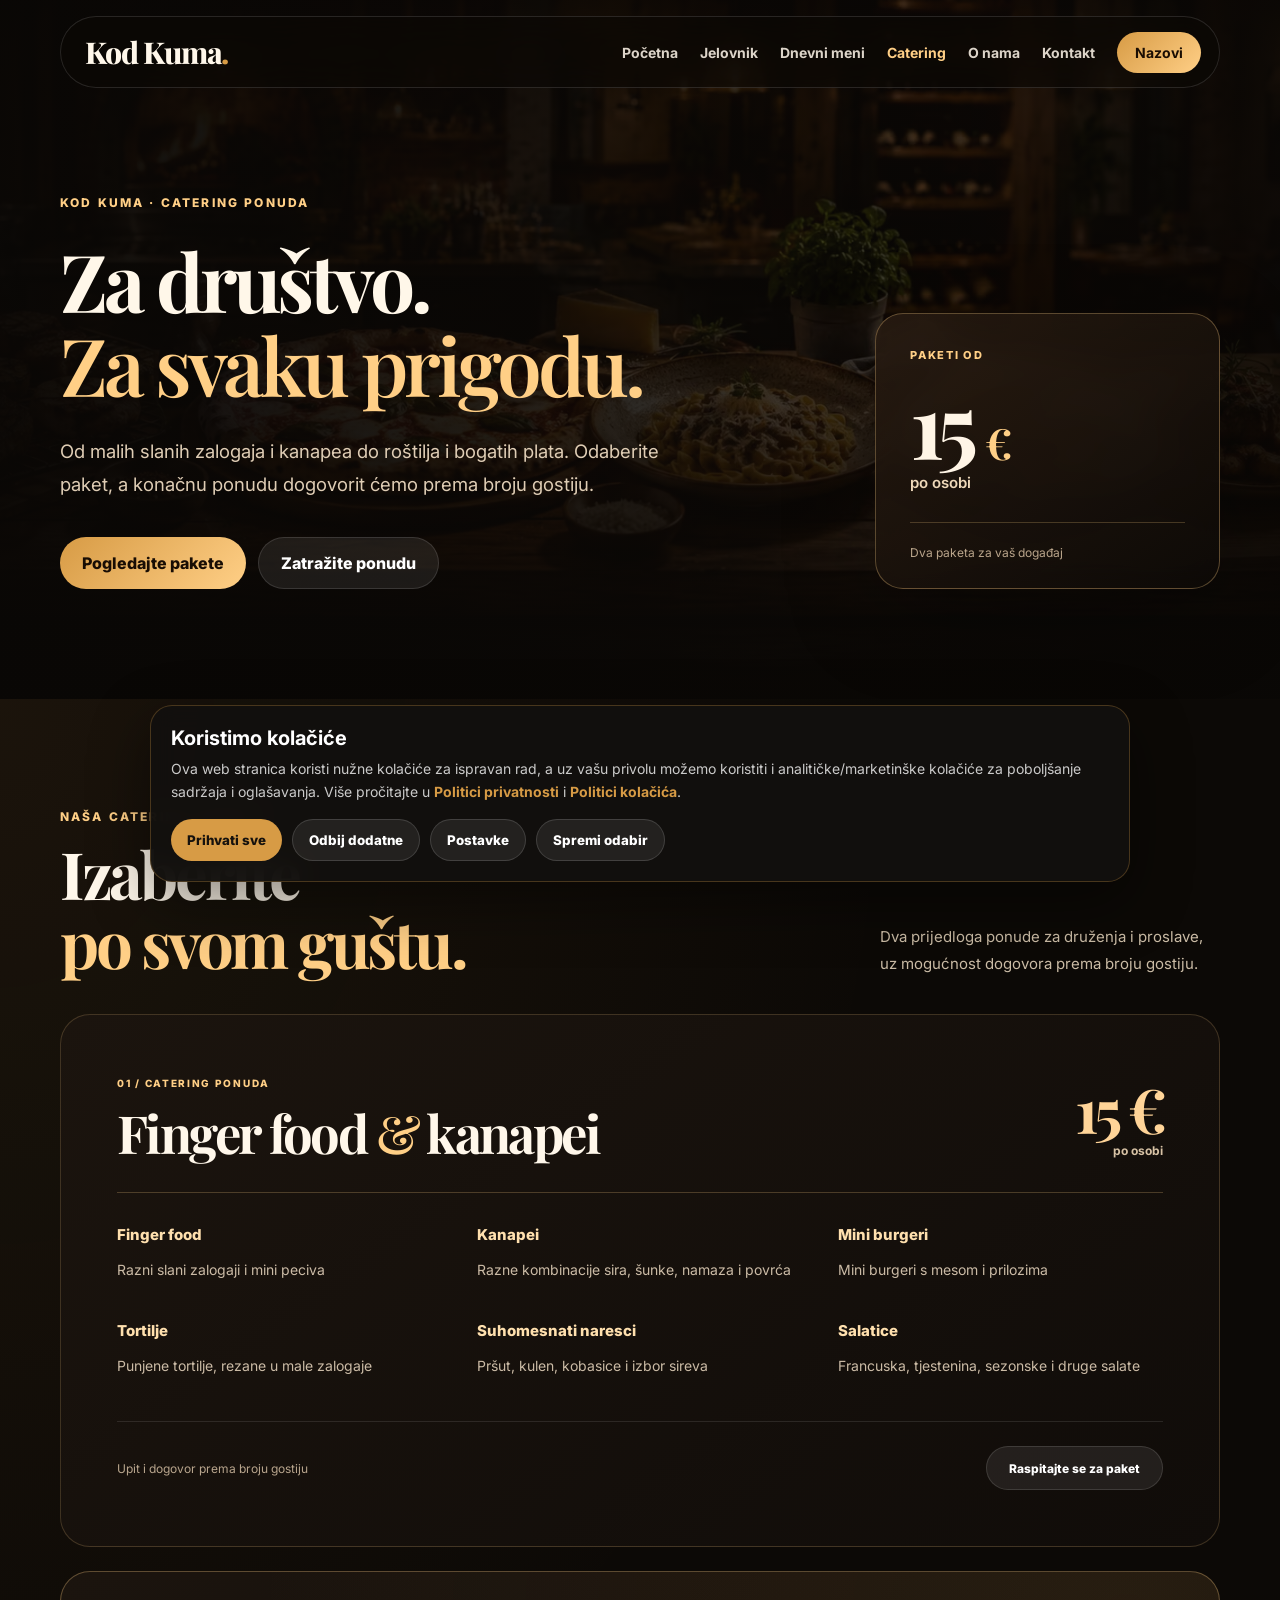
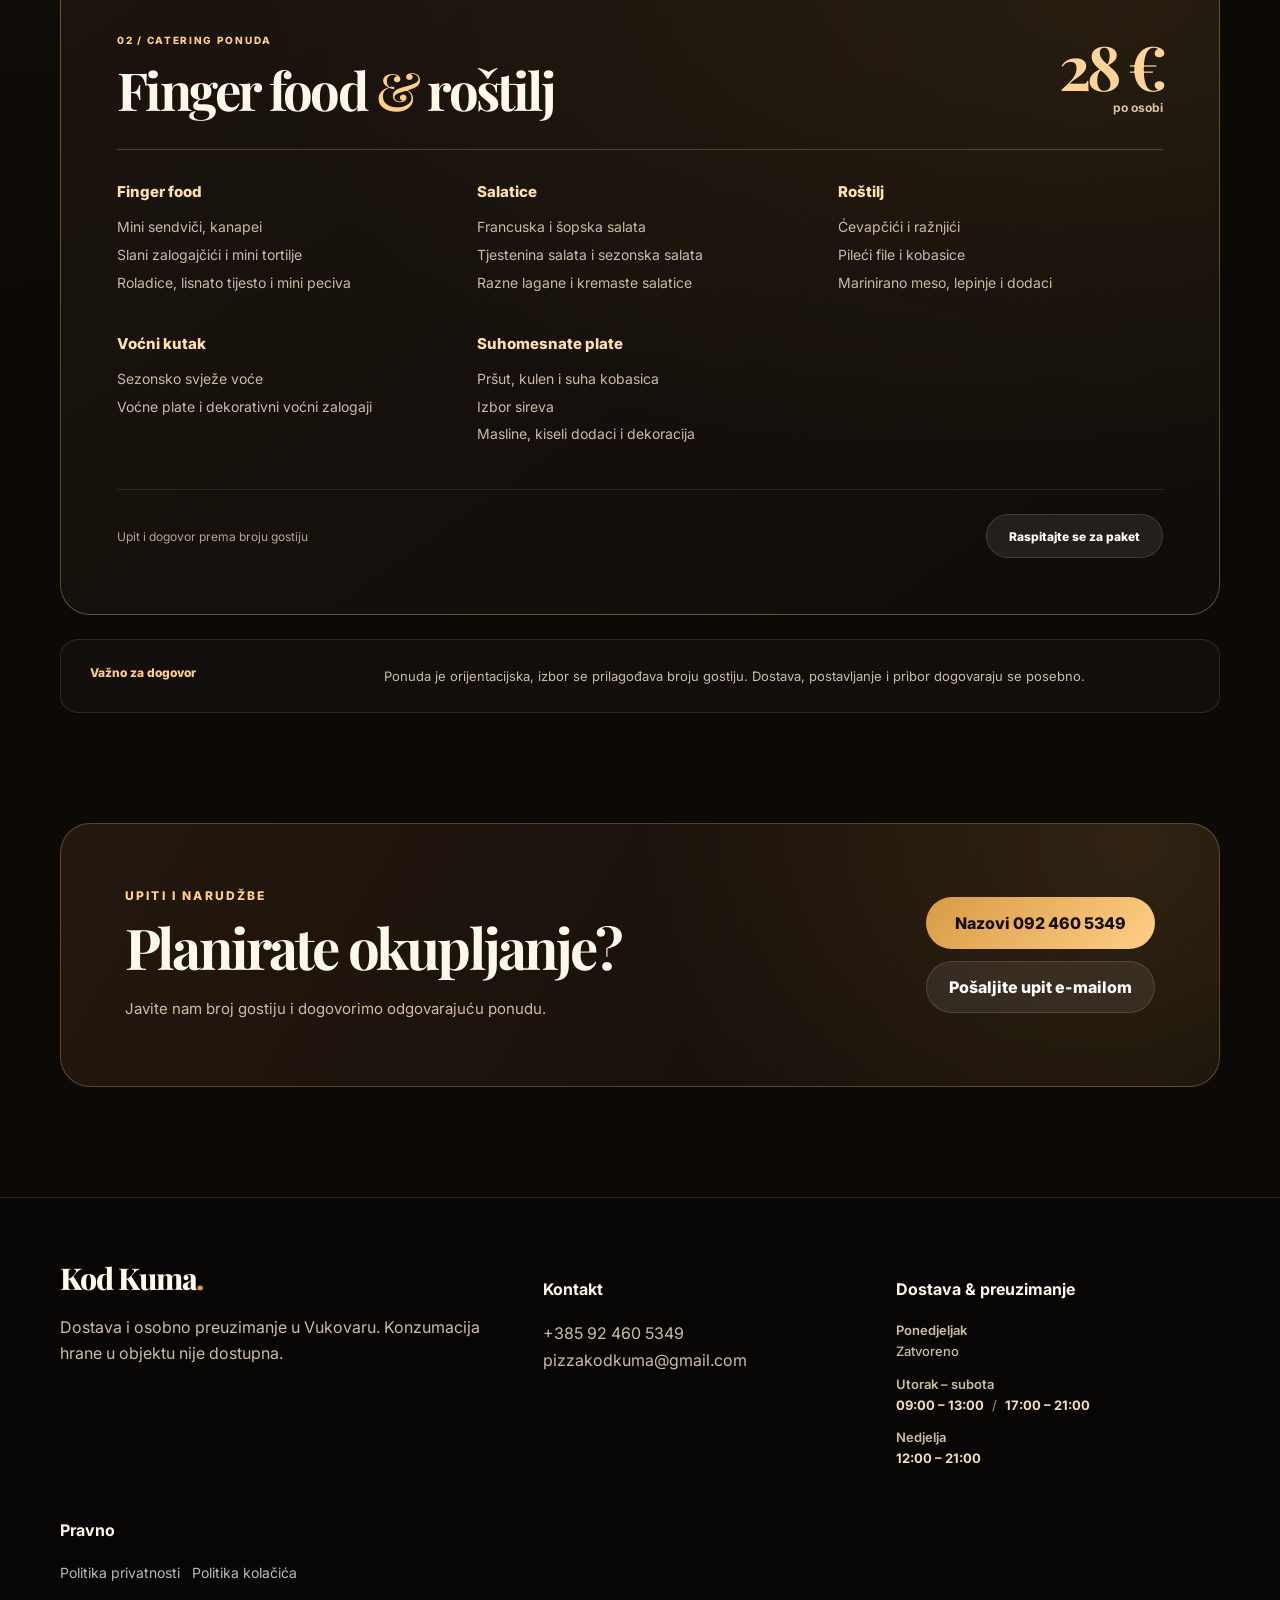
<file: catering.html>
<!doctype html>
<html lang="hr">
<head>
<script>
  // Prikaz animacije samo pri prvom posjetu tijekom ove sesije.
  (function () {
    try {
      if (!window.matchMedia('(prefers-reduced-motion: reduce)').matches &&
          sessionStorage.getItem('kod-kuma-intro-v1') !== 'seen') {
        document.documentElement.classList.add('kk-intro-active');
        sessionStorage.setItem('kod-kuma-intro-v1', 'seen');
      }
    } catch (error) {
      // Bez pohrane sesije stranica i dalje ostaje funkcionalna.
    }
  }());
</script>
<script src="assets/js/intro.js" defer></script>

  <meta charset="utf-8">
  <meta name="viewport" content="width=device-width, initial-scale=1">
  <meta name="theme-color" content="#0c0906">
  <link rel="preconnect" href="https://fonts.googleapis.com">
  <link rel="preconnect" href="https://fonts.gstatic.com" crossorigin>
  <link href="https://fonts.googleapis.com/css2?family=Inter:wght@400;500;600;700;800&family=Playfair+Display:wght@600;700;800&display=swap" rel="stylesheet">
  <link rel="stylesheet" href="assets/css/style.css?v=20261127">
  <title>Catering Vukovar | Finger food i roštilj – Kod Kuma</title>
  <meta name="description" content="Catering Kod Kuma Vukovar: Finger food i kanapei 15 € po osobi ili Finger food i roštilj 28 € po osobi. Upiti i dogovor telefonom.">
  <link rel="canonical" href="https://kod-kuma.hr/catering.html">
  <meta property="og:type" content="website">
  <meta property="og:locale" content="hr_HR">
  <meta property="og:title" content="Catering Vukovar | Finger food i roštilj – Kod Kuma">
  <meta property="og:description" content="Catering Kod Kuma Vukovar: Finger food i kanapei 15 € po osobi ili Finger food i roštilj 28 € po osobi. Upiti i dogovor telefonom.">
  <meta property="og:url" content="https://kod-kuma.hr/catering.html">
</head>
<body>
<div class="kk-intro-overlay" aria-label="Kod Kuma – uvodna animacija">
  <div class="kk-intro-art">
    <img class="kk-intro-drawing" src="assets/img/kod-kuma-logo-trace.svg" width="966" height="769" alt="" fetchpriority="high">
    <img class="kk-intro-original" src="assets/img/kod-kuma-logo.webp" width="966" height="769" alt="" fetchpriority="high">
  </div>
  <button class="kk-intro-skip" type="button">Preskoči intro</button>
</div>

  <header class="site-header">
    <a class="logo" href="index.html">Kod Kuma<span>.</span></a>
    <button class="menu-toggle" type="button" aria-label="Otvori meni" aria-controls="primary-navigation" aria-expanded="false">☰</button>
    <nav class="nav" id="primary-navigation" aria-label="Glavna navigacija">
      <a href="index.html">Početna</a>
      <a href="jelovnik.html">Jelovnik</a>
      <a href="dnevni-meni.html">Dnevni meni</a>
      <a href="catering.html" aria-current="page">Catering</a>
      <a href="o-nama.html">O nama</a>
      <a href="kontakt.html">Kontakt</a>
      <a class="nav-cta" href="tel:+385924605349" aria-label="Nazovi Kod Kuma za narudžbu">Nazovi</a>
    </nav>
  </header>
  <main id="main-content">
  
<section class="offering-hero offering-hero-catering">
  <div class="offering-hero-shade"></div>
  <div class="container offering-hero-grid">
    <div class="offering-hero-copy">
      <p class="eyebrow">Kod Kuma · Catering ponuda</p>
      <h1>Za društvo.<br><em>Za svaku prigodu.</em></h1>
      <p>Od malih slanih zalogaja i kanapea do roštilja i bogatih plata. Odaberite paket, a konačnu ponudu dogovorit ćemo prema broju gostiju.</p>
      <div class="offering-actions"><a class="btn primary" href="#catering-paketi">Pogledajte pakete</a><a class="btn ghost" href="tel:+385924605349">Zatražite ponudu</a></div>
    </div>
    <aside class="offering-hero-price catering-hero-highlight" aria-label="Catering paketi">
      <span>PAKETI OD</span><strong>15 <small>€</small></strong><p>po osobi</p>
      <div class="offering-price-bottom">Dva paketa za vaš događaj</div>
    </aside>
  </div>
</section>
<section class="section-padding catering-section" id="catering-paketi">
  <div class="container">
    <div class="offering-section-heading"><div><p class="eyebrow">Naša catering ponuda</p><h2>Izaberite<br><em>po svom guštu.</em></h2></div><p>Dva prijedloga ponude za druženja i proslave, uz mogućnost dogovora prema broju gostiju.</p></div>
    <div class="catering-packages">
      <article class="catering-package" id="finger-food-kanapei">
        <div class="catering-package-top"><div><span class="catering-package-num">01 / CATERING PONUDA</span><h3>Finger food <span>&amp;</span> kanapei</h3></div><div class="catering-price"><strong>15 €</strong><span>po osobi</span></div></div>
        <div class="catering-items"><div class="catering-item"><h4>Finger food</h4><ul><li>Razni slani zalogaji i mini peciva</li></ul></div><div class="catering-item"><h4>Kanapei</h4><ul><li>Razne kombinacije sira, šunke, namaza i povrća</li></ul></div><div class="catering-item"><h4>Mini burgeri</h4><ul><li>Mini burgeri s mesom i prilozima</li></ul></div><div class="catering-item"><h4>Tortilje</h4><ul><li>Punjene tortilje, rezane u male zalogaje</li></ul></div><div class="catering-item"><h4>Suhomesnati naresci</h4><ul><li>Pršut, kulen, kobasice i izbor sireva</li></ul></div><div class="catering-item"><h4>Salatice</h4><ul><li>Francuska, tjestenina, sezonske i druge salate</li></ul></div></div>
        <div class="catering-package-action"><span>Upit i dogovor prema broju gostiju</span><a class="btn ghost" href="tel:+385924605349">Raspitajte se za paket</a></div>
      </article>
      <article class="catering-package featured" id="finger-food-rostilj">
        <div class="catering-package-top"><div><span class="catering-package-num">02 / CATERING PONUDA</span><h3>Finger food <span>&amp;</span> roštilj</h3></div><div class="catering-price"><strong>28 €</strong><span>po osobi</span></div></div>
        <div class="catering-items"><div class="catering-item"><h4>Finger food</h4><ul><li>Mini sendviči, kanapei</li><li>Slani zalogajčići i mini tortilje</li><li>Roladice, lisnato tijesto i mini peciva</li></ul></div><div class="catering-item"><h4>Salatice</h4><ul><li>Francuska i šopska salata</li><li>Tjestenina salata i sezonska salata</li><li>Razne lagane i kremaste salatice</li></ul></div><div class="catering-item"><h4>Roštilj</h4><ul><li>Ćevapčići i ražnjići</li><li>Pileći file i kobasice</li><li>Marinirano meso, lepinje i dodaci</li></ul></div><div class="catering-item"><h4>Voćni kutak</h4><ul><li>Sezonsko svježe voće</li><li>Voćne plate i dekorativni voćni zalogaji</li></ul></div><div class="catering-item"><h4>Suhomesnate plate</h4><ul><li>Pršut, kulen i suha kobasica</li><li>Izbor sireva</li><li>Masline, kiseli dodaci i dekoracija</li></ul></div></div>
        <div class="catering-package-action"><span>Upit i dogovor prema broju gostiju</span><a class="btn ghost" href="tel:+385924605349">Raspitajte se za paket</a></div>
      </article>
    </div>
    <aside class="catering-fine-print"><span>Važno za dogovor</span><p>Ponuda je orijentacijska, izbor se prilagođava broju gostiju. Dostava, postavljanje i pribor dogovaraju se posebno.</p></aside>
  </div>
</section>
<section class="offering-cta-section"><div class="container offering-cta-panel"><div><p class="eyebrow">Upiti i narudžbe</p><h2>Planirate okupljanje?</h2><p>Javite nam broj gostiju i dogovorimo odgovarajuću ponudu.</p></div><div class="offering-cta-buttons"><a href="tel:+385924605349" class="btn primary">Nazovi 092 460 5349</a><a href="mailto:pizzakodkuma@gmail.com?subject=Upit%20za%20catering" class="btn ghost">Pošaljite upit e-mailom</a></div></div></section>

  </main>
  <footer class="footer">
<div class="container footer-grid">
<div><a class="logo" href="index.html">Kod Kuma<span>.</span></a><p>Dostava i osobno preuzimanje u Vukovaru. Konzumacija hrane u objektu nije dostupna.</p></div>
<div><h4>Kontakt</h4><p>+385 92 460 5349<br/>pizzakodkuma@gmail.com</p></div>
<div><h4>Dostava &amp; preuzimanje</h4><div class="hours-schedule" aria-label="Radno vrijeme">
  <div class="hours-schedule-row"><span class="hours-schedule-day">Ponedjeljak</span><strong class="hours-schedule-time hours-schedule-closed">Zatvoreno</strong></div>
  <div class="hours-schedule-row"><span class="hours-schedule-day">Utorak – subota</span><strong class="hours-schedule-time hours-time-pair"><span>09:00 – 13:00</span><span class="hours-sep" aria-hidden="true">/</span><span>17:00 – 21:00</span></strong></div>
  <div class="hours-schedule-row"><span class="hours-schedule-day">Nedjelja</span><strong class="hours-schedule-time">12:00 – 21:00</strong></div>
</div></div>
<div><h4>Pravno</h4><p class="footer-legal"><a href="politika-privatnosti.html">Politika privatnosti</a><a href="politika-kolacica.html">Politika kolačića</a></p></div></div>
</footer>
  <script src="assets/js/main.js?v=20261127"></script>
  <div aria-label="Postavke kolačića" aria-live="polite" class="cookie-banner" role="dialog">
<h3>Koristimo kolačiće</h3>
<p>Ova web stranica koristi nužne kolačiće za ispravan rad, a uz vašu privolu možemo koristiti i analitičke/marketinške kolačiće za poboljšanje sadržaja i oglašavanja. Više pročitajte u <a href="politika-privatnosti.html">Politici privatnosti</a> i <a href="politika-kolacica.html">Politici kolačića</a>.</p>
<div class="cookie-panel">
<label class="cookie-option">
<span><strong>Nužni kolačići</strong><span>Uvijek aktivni jer omogućuju osnovni rad stranice.</span></span>
<input checked="" disabled="" type="checkbox"/>
</label>
<label class="cookie-option">
<span><strong>Analitički kolačići</strong><span>Pomažu razumjeti posjećenost i poboljšati stranicu.</span></span>
<input id="cookie-analytics" type="checkbox"/>
</label>
<label class="cookie-option">
<span><strong>Marketinški kolačići</strong><span>Koriste se za oglašavanje i mjerenje kampanja, ako ih stranica koristi.</span></span>
<input id="cookie-marketing" type="checkbox"/>
</label>
</div>
<div class="cookie-actions">
<button class="cookie-btn accept" data-cookie-accept="" type="button">Prihvati sve</button>
<button class="cookie-btn reject" data-cookie-reject="" type="button">Odbij dodatne</button>
<button class="cookie-btn settings" data-cookie-settings="" type="button">Postavke</button>
<button class="cookie-btn settings" data-cookie-save="" type="button">Spremi odabir</button>
</div>
</div>
</body>
</html>
</file>
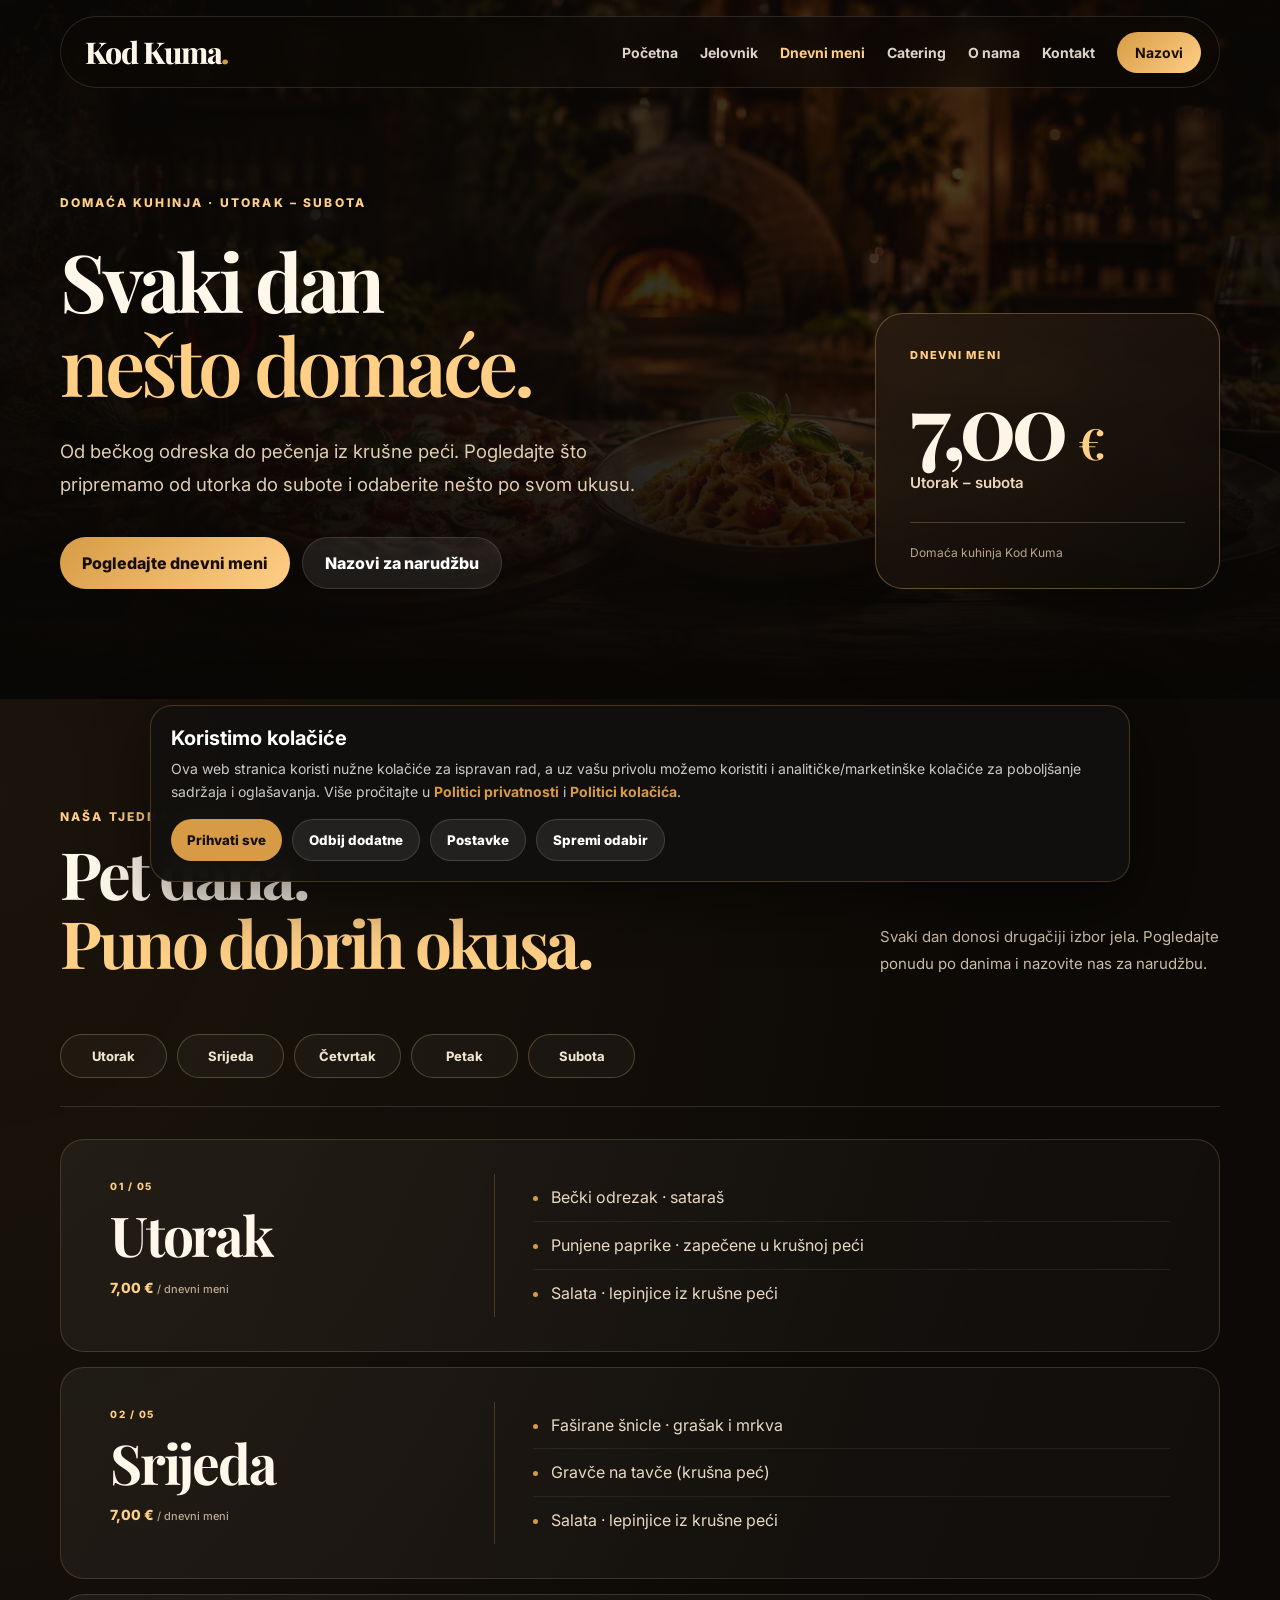
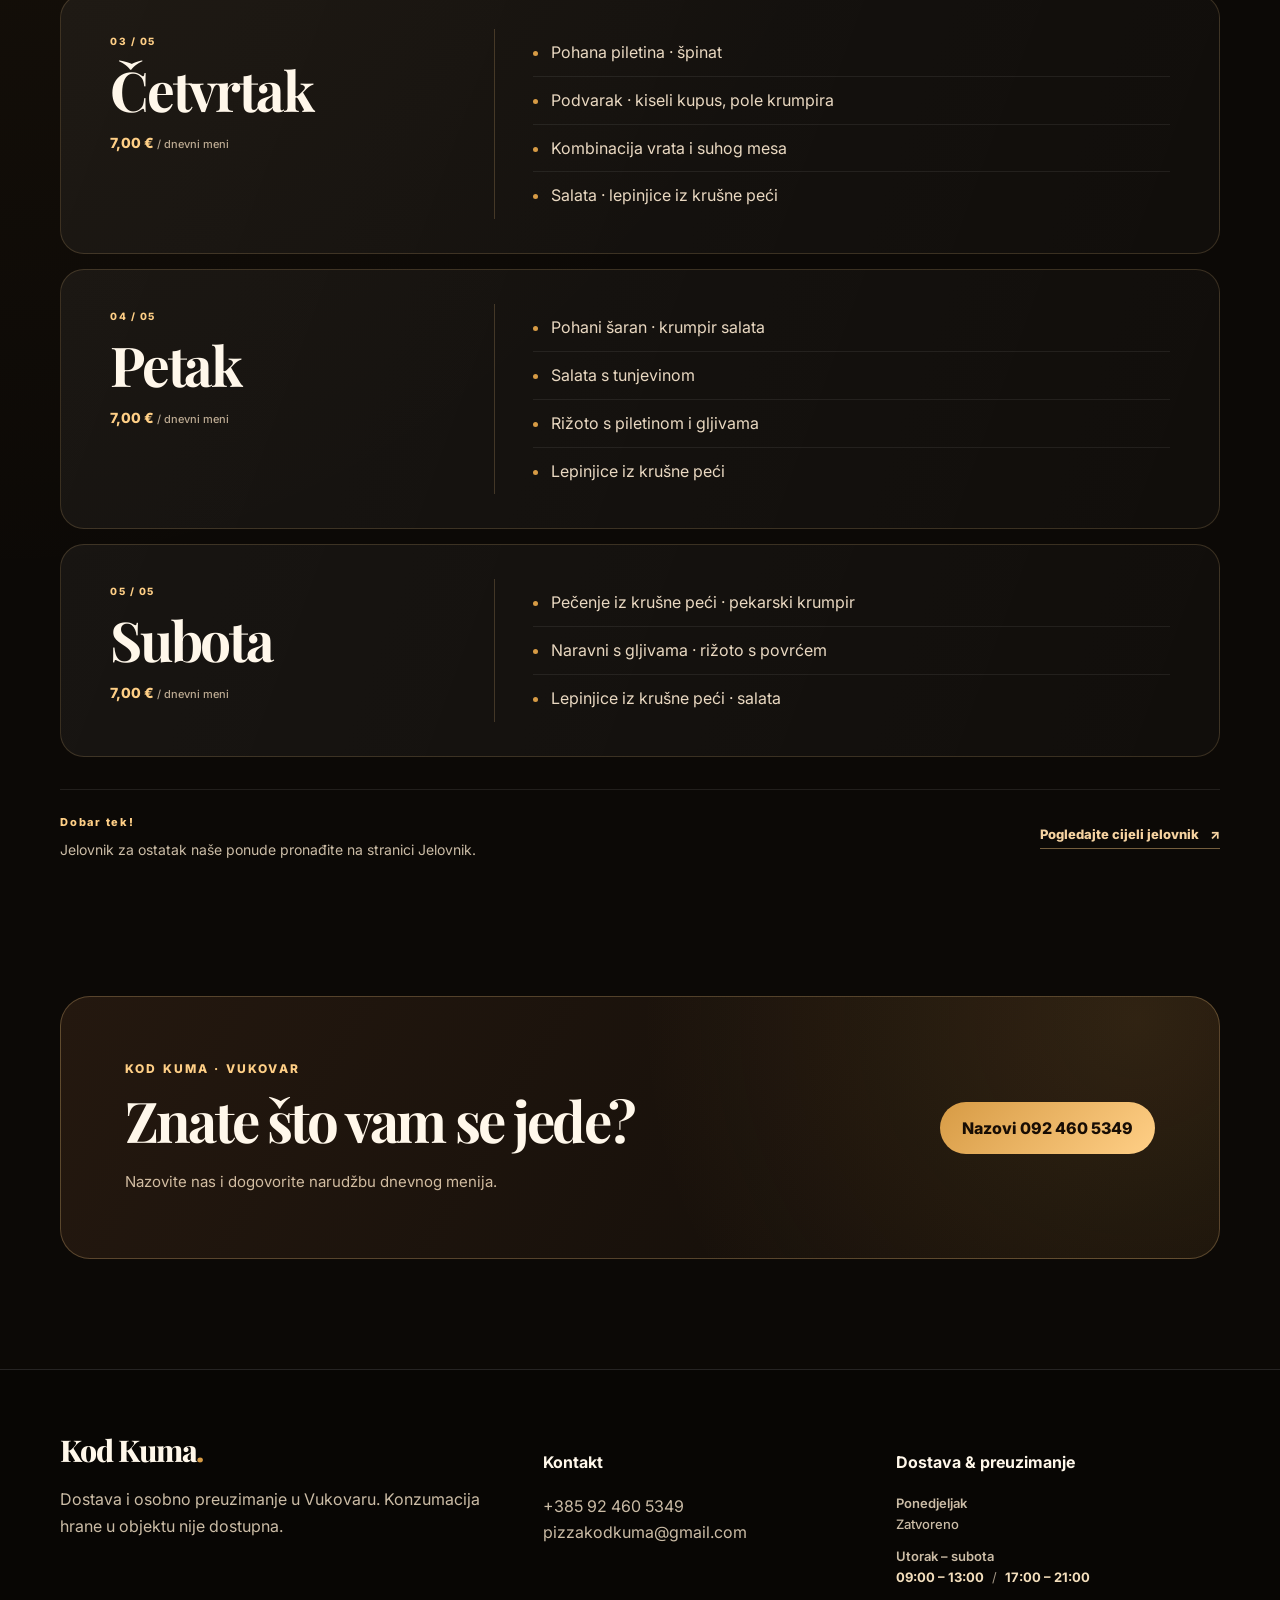
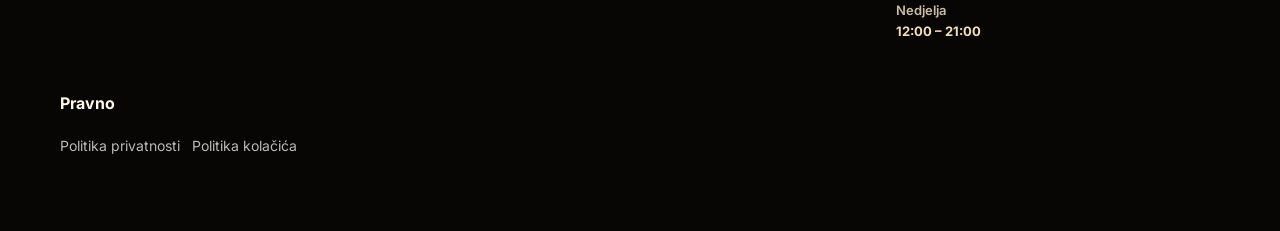
<file: dnevni-meni.html>
<!doctype html>
<html lang="hr">
<head>
<script>
  // Prikaz animacije samo pri prvom posjetu tijekom ove sesije.
  (function () {
    try {
      if (!window.matchMedia('(prefers-reduced-motion: reduce)').matches &&
          sessionStorage.getItem('kod-kuma-intro-v1') !== 'seen') {
        document.documentElement.classList.add('kk-intro-active');
        sessionStorage.setItem('kod-kuma-intro-v1', 'seen');
      }
    } catch (error) {
      // Bez pohrane sesije stranica i dalje ostaje funkcionalna.
    }
  }());
</script>
<script src="assets/js/intro.js" defer></script>

  <meta charset="utf-8">
  <meta name="viewport" content="width=device-width, initial-scale=1">
  <meta name="theme-color" content="#0c0906">
  <link rel="preconnect" href="https://fonts.googleapis.com">
  <link rel="preconnect" href="https://fonts.gstatic.com" crossorigin>
  <link href="https://fonts.googleapis.com/css2?family=Inter:wght@400;500;600;700;800&family=Playfair+Display:wght@600;700;800&display=swap" rel="stylesheet">
  <link rel="stylesheet" href="assets/css/style.css?v=20261127">
  <title>Dnevni meni 7,00 € | Kod Kuma Vukovar</title>
  <meta name="description" content="Dnevni meni Kod Kuma u Vukovaru: domaća kuhinja od utorka do subote, 7,00 €. Pogledajte ponudu jela po danima i nazovite za narudžbu.">
  <link rel="canonical" href="https://kod-kuma.hr/dnevni-meni.html">
  <meta property="og:type" content="website">
  <meta property="og:locale" content="hr_HR">
  <meta property="og:title" content="Dnevni meni 7,00 € | Kod Kuma Vukovar">
  <meta property="og:description" content="Dnevni meni Kod Kuma u Vukovaru: domaća kuhinja od utorka do subote, 7,00 €. Pogledajte ponudu jela po danima i nazovite za narudžbu.">
  <meta property="og:url" content="https://kod-kuma.hr/dnevni-meni.html">
</head>
<body>
<div class="kk-intro-overlay" aria-label="Kod Kuma – uvodna animacija">
  <div class="kk-intro-art">
    <img class="kk-intro-drawing" src="assets/img/kod-kuma-logo-trace.svg" width="966" height="769" alt="" fetchpriority="high">
    <img class="kk-intro-original" src="assets/img/kod-kuma-logo.webp" width="966" height="769" alt="" fetchpriority="high">
  </div>
  <button class="kk-intro-skip" type="button">Preskoči intro</button>
</div>

  <header class="site-header">
    <a class="logo" href="index.html">Kod Kuma<span>.</span></a>
    <button class="menu-toggle" type="button" aria-label="Otvori meni" aria-controls="primary-navigation" aria-expanded="false">☰</button>
    <nav class="nav" id="primary-navigation" aria-label="Glavna navigacija">
      <a href="index.html">Početna</a>
      <a href="jelovnik.html">Jelovnik</a>
      <a href="dnevni-meni.html" aria-current="page">Dnevni meni</a>
      <a href="catering.html">Catering</a>
      <a href="o-nama.html">O nama</a>
      <a href="kontakt.html">Kontakt</a>
      <a class="nav-cta" href="tel:+385924605349" aria-label="Nazovi Kod Kuma za narudžbu">Nazovi</a>
    </nav>
  </header>
  <main id="main-content">
  
<section class="offering-hero offering-hero-daily">
  <div class="offering-hero-shade"></div>
  <div class="container offering-hero-grid">
    <div class="offering-hero-copy">
      <p class="eyebrow">Domaća kuhinja · utorak – subota</p>
      <h1>Svaki dan<br><em>nešto domaće.</em></h1>
      <p>Od bečkog odreska do pečenja iz krušne peći. Pogledajte što pripremamo od utorka do subote i odaberite nešto po svom ukusu.</p>
      <div class="offering-actions"><a class="btn primary" href="#ponuda-po-danima">Pogledajte dnevni meni</a><a class="btn ghost" href="tel:+385924605349">Nazovi za narudžbu</a></div>
    </div>
    <aside class="offering-hero-price" aria-label="Cijena dnevnog menija">
      <span>DNEVNI MENI</span><strong>7,00 <small>€</small></strong><p>Utorak – subota</p>
      <div class="offering-price-bottom">Domaća kuhinja Kod Kuma</div>
    </aside>
  </div>
</section>
<section class="section-padding daily-section" id="ponuda-po-danima">
  <div class="container">
    <div class="offering-section-heading"><div><p class="eyebrow">Naša tjedna ponuda</p><h2>Pet dana.<br><em>Puno dobrih okusa.</em></h2></div><p>Svaki dan donosi drugačiji izbor jela. Pogledajte ponudu po danima i nazovite nas za narudžbu.</p></div>
    <nav class="day-links" aria-label="Pronađite dnevni meni za dan"><a href="#utorak">Utorak</a><a href="#srijeda">Srijeda</a><a href="#cetvrtak">Četvrtak</a><a href="#petak">Petak</a><a href="#subota">Subota</a></nav>
    <div class="daily-days"><article class="daily-day" id="utorak" aria-labelledby="day-utorak">
    <div class="daily-day-heading"><span class="daily-number">01 / 05</span><h3 id="day-utorak">Utorak</h3><span class="daily-small-price">7,00 € <small>/ dnevni meni</small></span></div>
    <ul class="daily-dishes"><li>Bečki odrezak · sataraš</li><li>Punjene paprike · zapečene u krušnoj peći</li><li>Salata · lepinjice iz krušne peći</li></ul>
  </article><article class="daily-day" id="srijeda" aria-labelledby="day-srijeda">
    <div class="daily-day-heading"><span class="daily-number">02 / 05</span><h3 id="day-srijeda">Srijeda</h3><span class="daily-small-price">7,00 € <small>/ dnevni meni</small></span></div>
    <ul class="daily-dishes"><li>Faširane šnicle · grašak i mrkva</li><li>Gravče na tavče (krušna peć)</li><li>Salata · lepinjice iz krušne peći</li></ul>
  </article><article class="daily-day" id="cetvrtak" aria-labelledby="day-cetvrtak">
    <div class="daily-day-heading"><span class="daily-number">03 / 05</span><h3 id="day-cetvrtak">Četvrtak</h3><span class="daily-small-price">7,00 € <small>/ dnevni meni</small></span></div>
    <ul class="daily-dishes"><li>Pohana piletina · špinat</li><li>Podvarak · kiseli kupus, pole krumpira</li><li>Kombinacija vrata i suhog mesa</li><li>Salata · lepinjice iz krušne peći</li></ul>
  </article><article class="daily-day" id="petak" aria-labelledby="day-petak">
    <div class="daily-day-heading"><span class="daily-number">04 / 05</span><h3 id="day-petak">Petak</h3><span class="daily-small-price">7,00 € <small>/ dnevni meni</small></span></div>
    <ul class="daily-dishes"><li>Pohani šaran · krumpir salata</li><li>Salata s tunjevinom</li><li>Rižoto s piletinom i gljivama</li><li>Lepinjice iz krušne peći</li></ul>
  </article><article class="daily-day" id="subota" aria-labelledby="day-subota">
    <div class="daily-day-heading"><span class="daily-number">05 / 05</span><h3 id="day-subota">Subota</h3><span class="daily-small-price">7,00 € <small>/ dnevni meni</small></span></div>
    <ul class="daily-dishes"><li>Pečenje iz krušne peći · pekarski krumpir</li><li>Naravni s gljivama · rižoto s povrćem</li><li>Lepinjice iz krušne peći · salata</li></ul>
  </article></div>
    <div class="offering-after-menu"><div><span class="offering-note-kicker">Dobar tek!</span><p>Jelovnik za ostatak naše ponude pronađite na stranici Jelovnik.</p></div><a href="jelovnik.html" class="offering-text-link">Pogledajte cijeli jelovnik <span aria-hidden="true">↗</span></a></div>
  </div>
</section>
<section class="offering-cta-section"><div class="container offering-cta-panel"><div><p class="eyebrow">Kod Kuma · Vukovar</p><h2>Znate što vam se jede?</h2><p>Nazovite nas i dogovorite narudžbu dnevnog menija.</p></div><a href="tel:+385924605349" class="btn primary">Nazovi 092 460 5349</a></div></section>

  </main>
  <footer class="footer">
<div class="container footer-grid">
<div><a class="logo" href="index.html">Kod Kuma<span>.</span></a><p>Dostava i osobno preuzimanje u Vukovaru. Konzumacija hrane u objektu nije dostupna.</p></div>
<div><h4>Kontakt</h4><p>+385 92 460 5349<br/>pizzakodkuma@gmail.com</p></div>
<div><h4>Dostava &amp; preuzimanje</h4><div class="hours-schedule" aria-label="Radno vrijeme">
  <div class="hours-schedule-row"><span class="hours-schedule-day">Ponedjeljak</span><strong class="hours-schedule-time hours-schedule-closed">Zatvoreno</strong></div>
  <div class="hours-schedule-row"><span class="hours-schedule-day">Utorak – subota</span><strong class="hours-schedule-time hours-time-pair"><span>09:00 – 13:00</span><span class="hours-sep" aria-hidden="true">/</span><span>17:00 – 21:00</span></strong></div>
  <div class="hours-schedule-row"><span class="hours-schedule-day">Nedjelja</span><strong class="hours-schedule-time">12:00 – 21:00</strong></div>
</div></div>
<div><h4>Pravno</h4><p class="footer-legal"><a href="politika-privatnosti.html">Politika privatnosti</a><a href="politika-kolacica.html">Politika kolačića</a></p></div></div>
</footer>
  <script src="assets/js/main.js?v=20261127"></script>
  <div aria-label="Postavke kolačića" aria-live="polite" class="cookie-banner" role="dialog">
<h3>Koristimo kolačiće</h3>
<p>Ova web stranica koristi nužne kolačiće za ispravan rad, a uz vašu privolu možemo koristiti i analitičke/marketinške kolačiće za poboljšanje sadržaja i oglašavanja. Više pročitajte u <a href="politika-privatnosti.html">Politici privatnosti</a> i <a href="politika-kolacica.html">Politici kolačića</a>.</p>
<div class="cookie-panel">
<label class="cookie-option">
<span><strong>Nužni kolačići</strong><span>Uvijek aktivni jer omogućuju osnovni rad stranice.</span></span>
<input checked="" disabled="" type="checkbox"/>
</label>
<label class="cookie-option">
<span><strong>Analitički kolačići</strong><span>Pomažu razumjeti posjećenost i poboljšati stranicu.</span></span>
<input id="cookie-analytics" type="checkbox"/>
</label>
<label class="cookie-option">
<span><strong>Marketinški kolačići</strong><span>Koriste se za oglašavanje i mjerenje kampanja, ako ih stranica koristi.</span></span>
<input id="cookie-marketing" type="checkbox"/>
</label>
</div>
<div class="cookie-actions">
<button class="cookie-btn accept" data-cookie-accept="" type="button">Prihvati sve</button>
<button class="cookie-btn reject" data-cookie-reject="" type="button">Odbij dodatne</button>
<button class="cookie-btn settings" data-cookie-settings="" type="button">Postavke</button>
<button class="cookie-btn settings" data-cookie-save="" type="button">Spremi odabir</button>
</div>
</div>
</body>
</html>
</file>
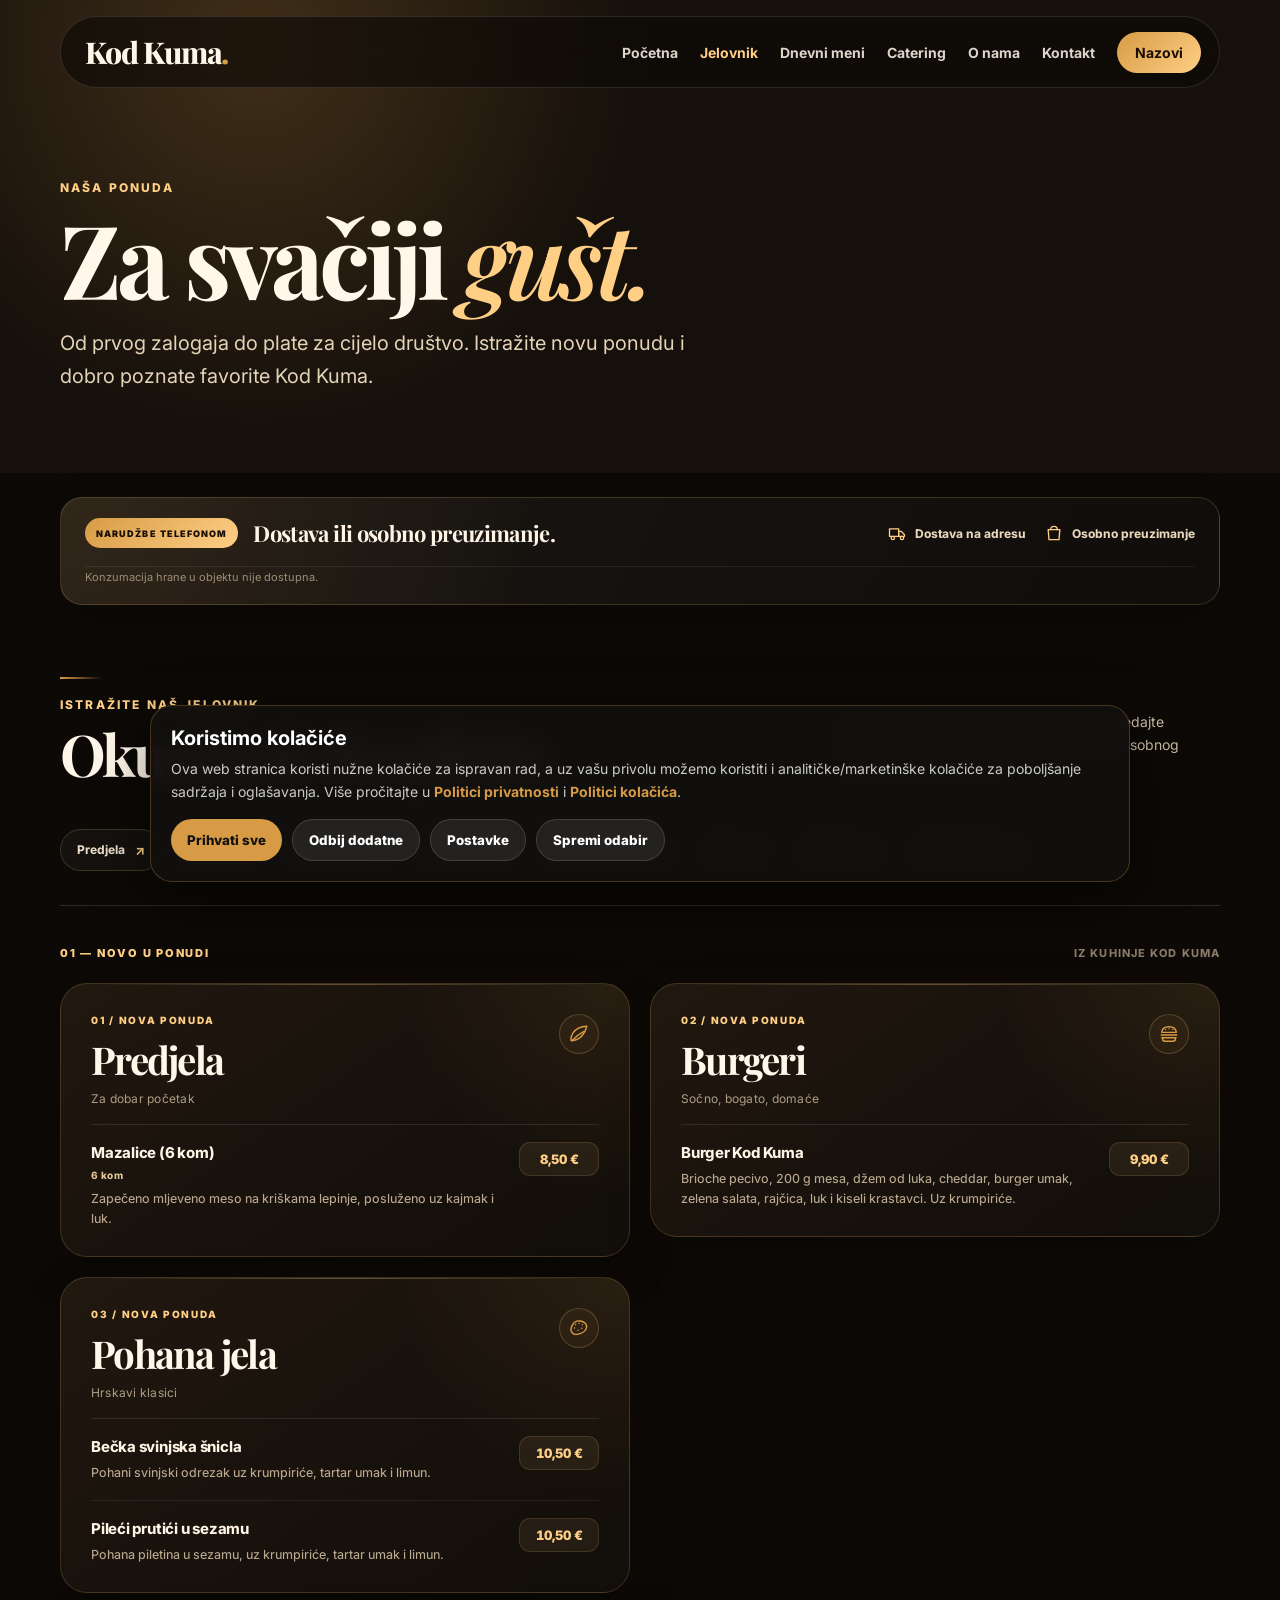
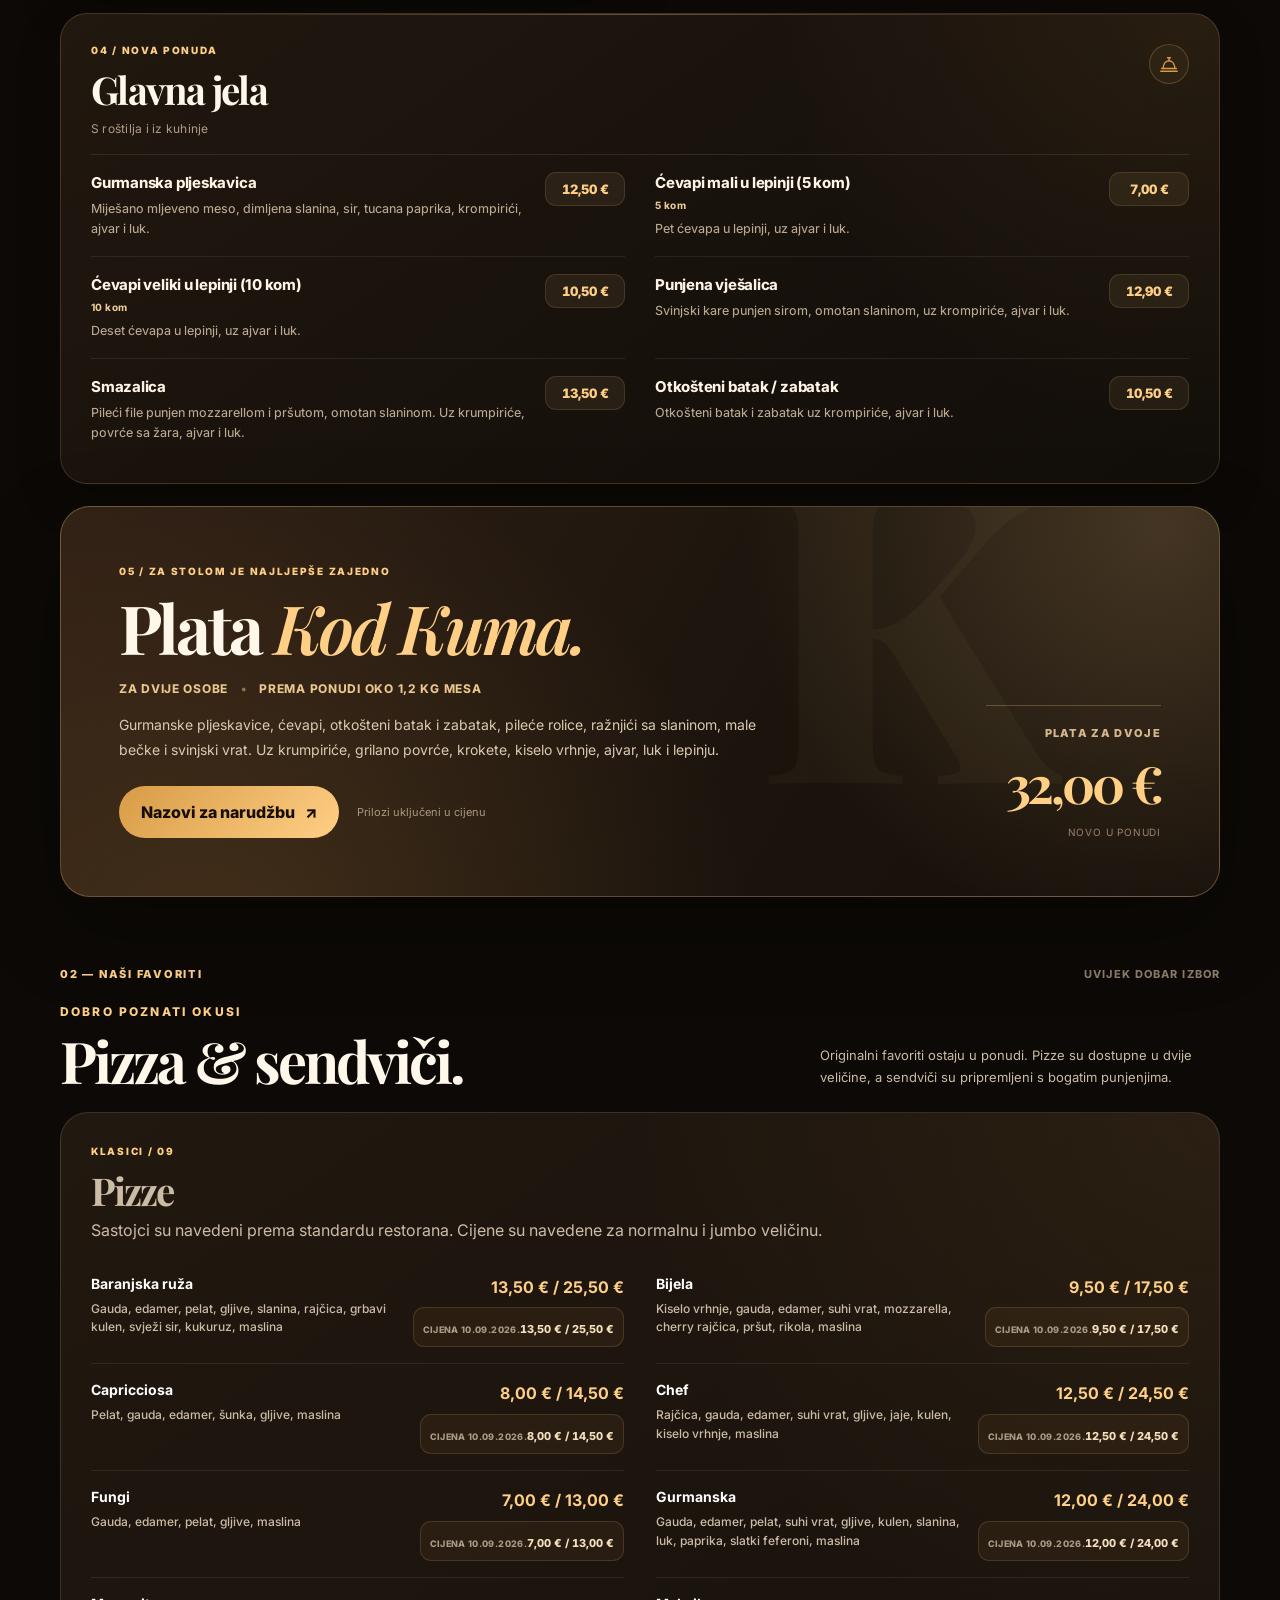
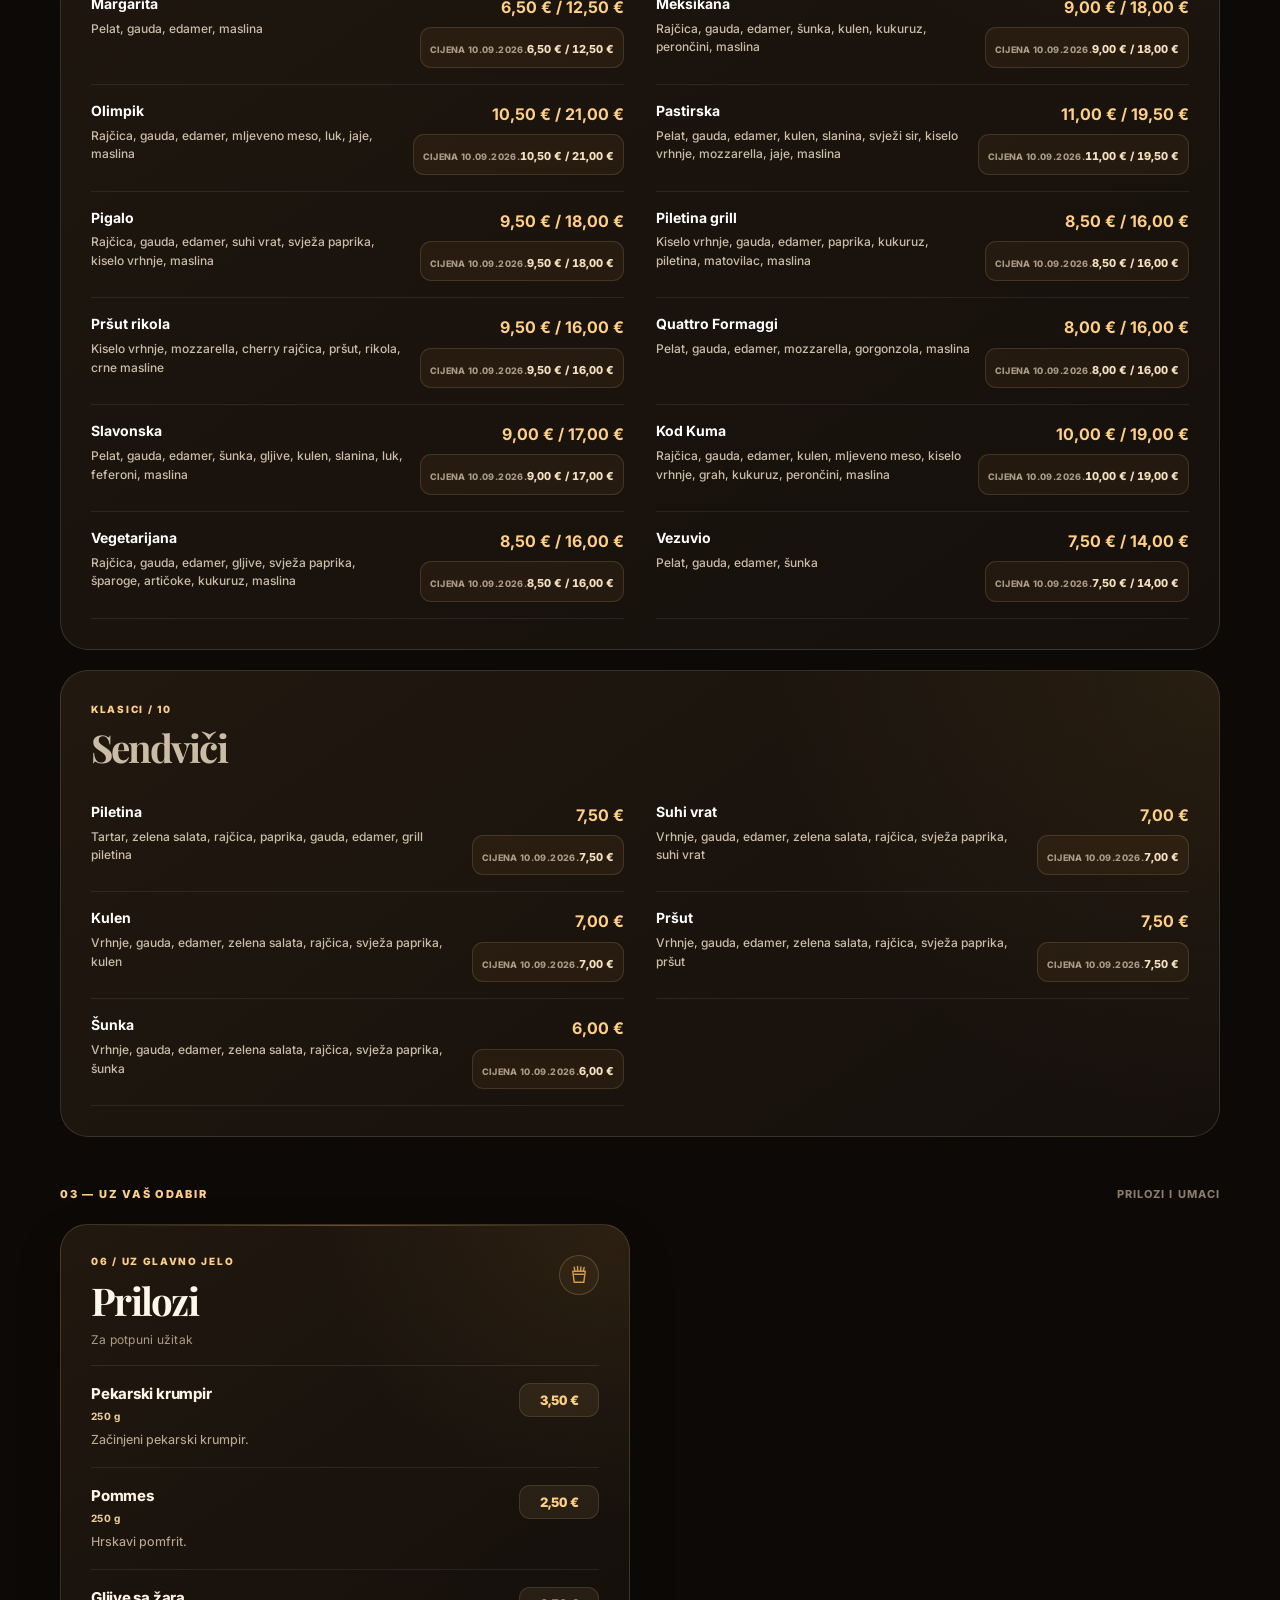
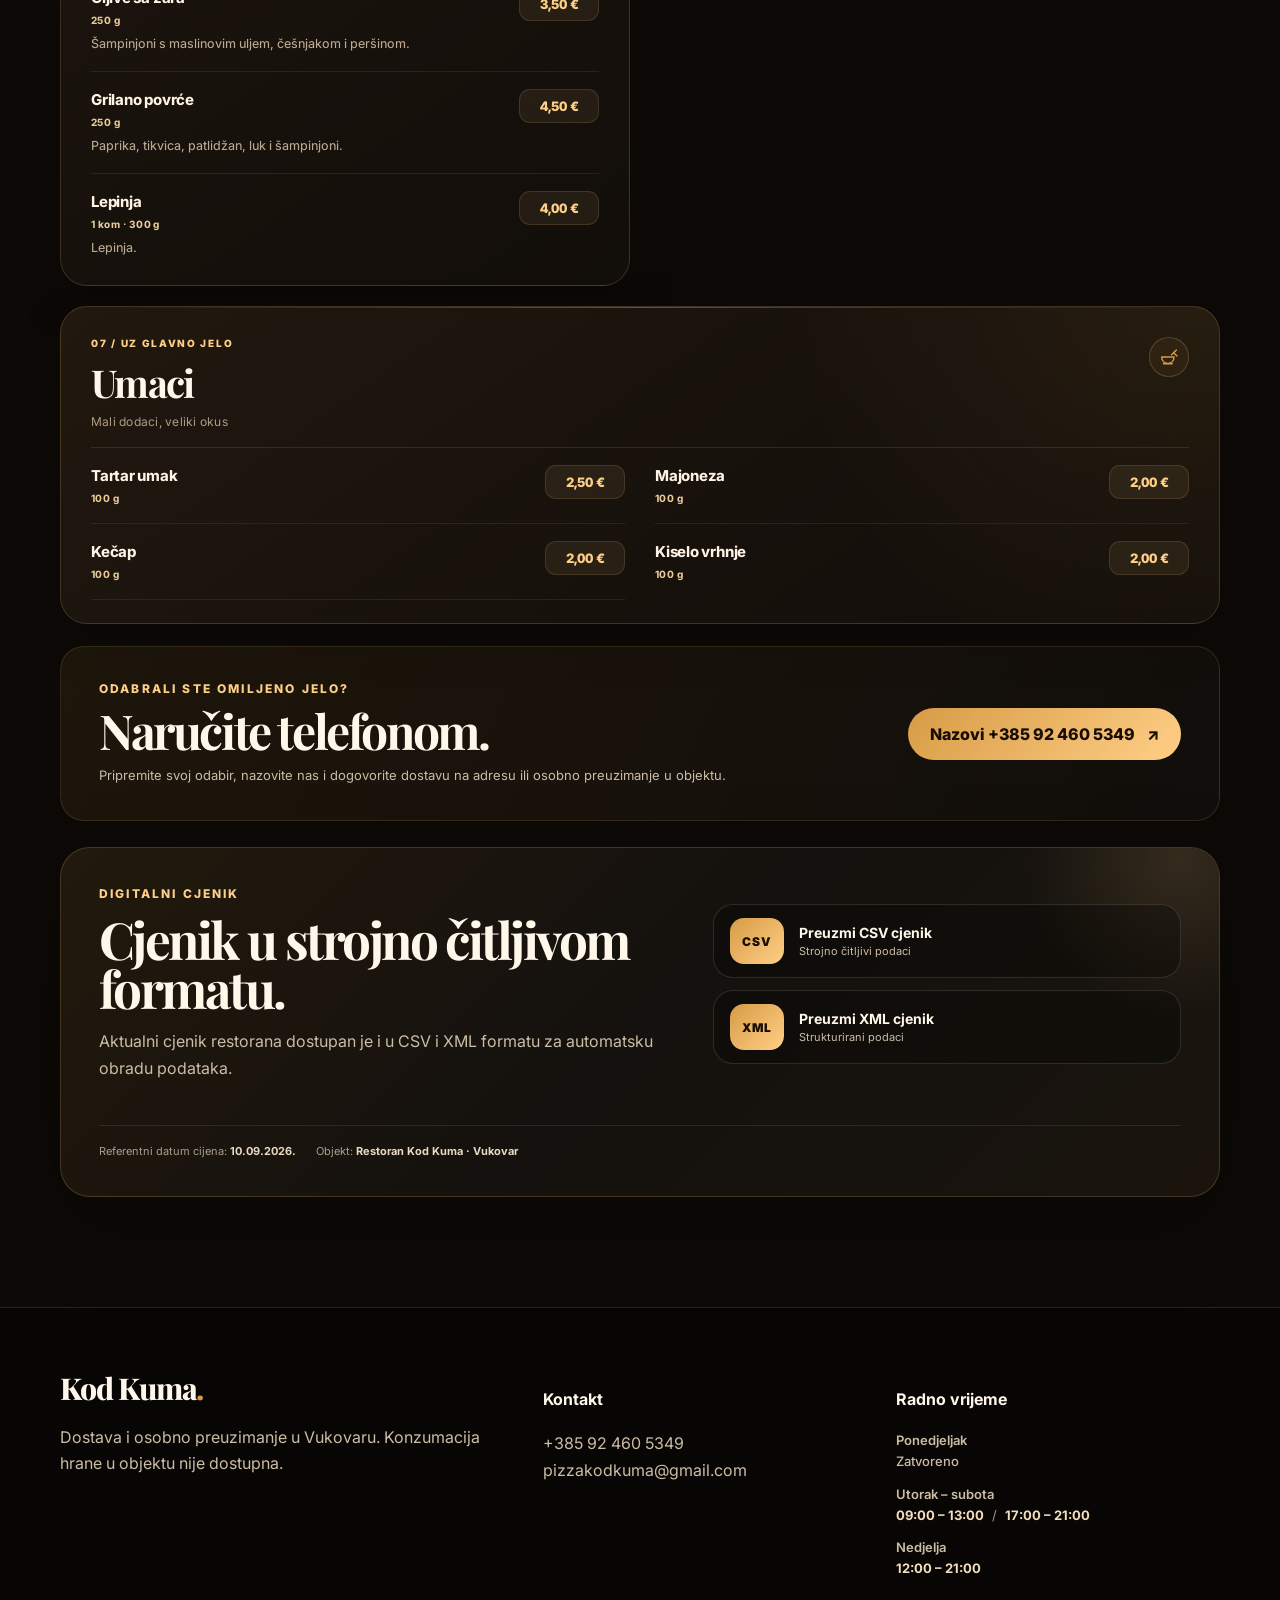
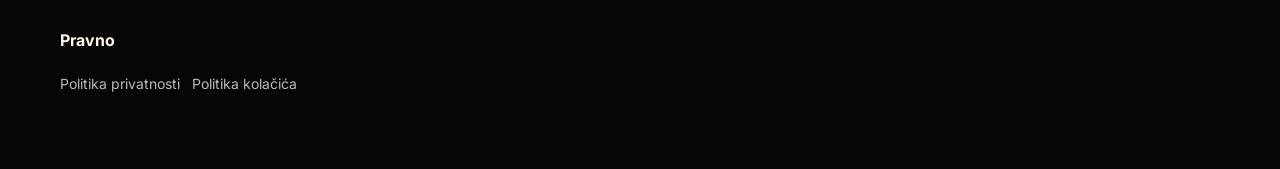
<file: jelovnik.html>
<!doctype html><html lang="hr"><head>
<script>
  // Prikaz animacije samo pri prvom posjetu tijekom ove sesije.
  (function () {
    try {
      if (!window.matchMedia('(prefers-reduced-motion: reduce)').matches &&
          sessionStorage.getItem('kod-kuma-intro-v1') !== 'seen') {
        document.documentElement.classList.add('kk-intro-active');
        sessionStorage.setItem('kod-kuma-intro-v1', 'seen');
      }
    } catch (error) {
      // Bez pohrane sesije stranica i dalje ostaje funkcionalna.
    }
  }());
</script>
<script src="assets/js/intro.js" defer></script>
<meta charset="utf-8"><meta name="viewport" content="width=device-width, initial-scale=1"><title>Jelovnik – pizza, roštilj i burgeri | Restoran Kod Kuma</title><meta name="description" content="Otkrijte jelovnik Kod Kuma u Vukovaru. Predjela, burgeri, glavna jela, pizze, sendviči i prilozi dostupni su za dostavu ili osobno preuzimanje."><link rel="preconnect" href="https://fonts.googleapis.com"><link rel="preconnect" href="https://fonts.gstatic.com" crossorigin><link href="https://fonts.googleapis.com/css2?family=Inter:wght@400;500;600;700;800&family=Playfair+Display:wght@600;700;800&display=swap" rel="stylesheet"><link rel="stylesheet" href="assets/css/style.css?v=20261127"><link rel="canonical" href="https://kod-kuma.hr/jelovnik.html"><link rel="alternate" type="text/csv" href="https://kod-kuma.hr/cjenici/restoran-Ulica_Kraljice_Jelene_32000_Vukovar-U-01_002_20261113_1542.csv"><link rel="alternate" type="application/xml" href="https://kod-kuma.hr/cjenici/restoran-Ulica_Kraljice_Jelene_32000_Vukovar-U-01_002_20261113_1542.xml"></head><body>
<div class="kk-intro-overlay" aria-label="Kod Kuma – uvodna animacija">
  <div class="kk-intro-art">
    <img class="kk-intro-drawing" src="assets/img/kod-kuma-logo-trace.svg" width="966" height="769" alt="" fetchpriority="high">
    <img class="kk-intro-original" src="assets/img/kod-kuma-logo.webp" width="966" height="769" alt="" fetchpriority="high">
  </div>
  <button class="kk-intro-skip" type="button">Preskoči intro</button>
</div>

<header class="site-header"><a class="logo" href="index.html">Kod Kuma<span>.</span></a><button class="menu-toggle" type="button" aria-label="Otvori meni" aria-controls="primary-navigation" aria-expanded="false">☰</button><nav class="nav" id="primary-navigation" aria-label="Glavna navigacija">
      <a href="index.html">Početna</a>
      <a href="jelovnik.html" aria-current="page">Jelovnik</a>
      <a href="dnevni-meni.html">Dnevni meni</a>
      <a href="catering.html">Catering</a>
      <a href="o-nama.html">O nama</a>
      <a href="kontakt.html">Kontakt</a>
      <a class="nav-cta" href="tel:+385924605349" aria-label="Nazovi Kod Kuma za narudžbu">Nazovi</a>
    </nav></header>
<main>
    <section class="page-hero">
      <div class="container">
        <p class="eyebrow">Naša ponuda</p>
        <h1>Za svačiji <em>gušt.</em></h1><p class="menu-hero-lead">Od prvog zalogaja do plate za cijelo društvo. Istražite novu ponudu i dobro poznate favorite Kod Kuma.</p>
      </div>
    </section>

    <section class="fulfilment-strip-wrap" aria-label="Informacija o naručivanju">
      <div class="container fulfilment-strip">
        <div class="fulfilment-strip-title"><span class="fulfilment-badge">NARUDŽBE TELEFONOM</span><strong>Dostava ili osobno preuzimanje.</strong></div>
        <div class="fulfilment-strip-options">
          <span><svg viewBox="0 0 24 24" aria-hidden="true"><path d="M3 7h11v9H3z"/><path d="M14 10h3l4 4v2h-7z"/><circle cx="7" cy="18" r="2"/><circle cx="18" cy="18" r="2"/></svg>Dostava na adresu</span>
          <span><svg viewBox="0 0 24 24" aria-hidden="true"><path d="M5 8h14l-1 12H6L5 8Z"/><path d="M8 8a4 4 0 0 1 8 0"/></svg>Osobno preuzimanje</span>
        </div>
        <small>Konzumacija hrane u objektu nije dostupna.</small>
      </div>
    </section>

    <section class="section-padding menu-page-body">
      <div class="container">
        <div class="menu-intro-bar"><div><span class="menu-intro-line"></span><p class="eyebrow">Istražite naš jelovnik</p><h2>Okusi koji okupljaju.</h2></div><p>Birajte svoju kategoriju ili jednostavno pregledajte ponudu. Za narudžbu i dogovor dostave ili osobnog preuzimanja nazovite nas.</p></div>
        <nav class="menu-category-nav" aria-label="Kategorije jelovnika"><a href="#za-pocetak">Predjela <span aria-hidden="true">↗</span></a><a href="#burgeri">Burgeri <span aria-hidden="true">↗</span></a><a href="#pohana-jela">Pohana jela <span aria-hidden="true">↗</span></a><a href="#glavna-jela">Glavna jela <span aria-hidden="true">↗</span></a><a href="#plate">Plata za društvo <span aria-hidden="true">↗</span></a><a href="#pizze">Pizze <span aria-hidden="true">↗</span></a><a href="#sendvici">Sendviči <span aria-hidden="true">↗</span></a><a href="#prilozi">Prilozi i umaci <span aria-hidden="true">↗</span></a></nav>
        <div class="menu-section-label"><span>01 — Novo u ponudi</span><span>Iz kuhinje Kod Kuma</span></div>
        <div class="menu-premium-grid">
<section class="menu-premium-card" id="za-pocetak" aria-labelledby="cat-za-pocetak"><div class="menu-premium-head"><div><span class="menu-category-kicker">01 / Nova ponuda</span><h3 id="cat-za-pocetak">Predjela</h3><p>Za dobar početak</p></div><span class="menu-head-mark" aria-hidden="true"><svg viewBox="0 0 24 24" role="img"><path d="M20.5 3.5C14.2 3.8 8.6 6.1 5.5 10.8c-2.8 4.2-2.1 8.2-2.1 8.2s4 .6 8.2-1.9c4.6-2.8 7.4-8.2 8.9-13.6Z"/><path d="M4.1 19.7c3.7-4.4 7.5-7.7 12.9-10.4"/></svg></span></div><div class="menu-premium-list">
<article class="menu-premium-item"><div class="menu-item-copy"><h4>Mazalice (6 kom)</h4><span class="menu-portion">6 kom</span><p>Zapečeno mljeveno meso na kriškama lepinje, posluženo uz kajmak i luk.</p></div><strong class="menu-premium-price">8,50 €</strong></article>
</div></section>
<section class="menu-premium-card" id="burgeri" aria-labelledby="cat-burgeri"><div class="menu-premium-head"><div><span class="menu-category-kicker">02 / Nova ponuda</span><h3 id="cat-burgeri">Burgeri</h3><p>Sočno, bogato, domaće</p></div><span class="menu-head-mark" aria-hidden="true"><svg viewBox="0 0 24 24" role="img"><path d="M4 10.2h16c-.4-3.5-3.3-6.2-8-6.2s-7.6 2.7-8 6.2Z"/><path d="M3.5 13.1h17"/><path d="M4.2 16.1h15.6"/><path d="M5 16.1v1.2c0 1.5 1.2 2.7 2.7 2.7h8.6c1.5 0 2.7-1.2 2.7-2.7v-1.2"/><path d="M8.2 7.2h.1M12 6.4h.1M15.8 7.2h.1"/></svg></span></div><div class="menu-premium-list">
<article class="menu-premium-item"><div class="menu-item-copy"><h4>Burger Kod Kuma</h4><p>Brioche pecivo, 200 g mesa, džem od luka, cheddar, burger umak, zelena salata, rajčica, luk i kiseli krastavci. Uz krumpiriće.</p></div><strong class="menu-premium-price">9,90 €</strong></article>
</div></section>
<section class="menu-premium-card" id="pohana-jela" aria-labelledby="cat-pohana-jela"><div class="menu-premium-head"><div><span class="menu-category-kicker">03 / Nova ponuda</span><h3 id="cat-pohana-jela">Pohana jela</h3><p>Hrskavi klasici</p></div><span class="menu-head-mark" aria-hidden="true"><svg viewBox="0 0 24 24" role="img"><path d="M4.6 9.2c1.6-3.4 5.2-5.4 9-4.9 4 .5 6.9 3.4 6.7 6.6-.2 3.8-4.6 6.8-9.1 7.8-3.8.9-7.2-.6-7.9-3.8-.4-1.9.2-3.9 1.3-5.7Z"/><path d="M8.1 8.1h.1M12 6.9h.1M15.7 8.5h.1M7 12h.1M10.9 14.5h.1M15 12.2h.1"/></svg></span></div><div class="menu-premium-list">
<article class="menu-premium-item"><div class="menu-item-copy"><h4>Bečka svinjska šnicla</h4><p>Pohani svinjski odrezak uz krumpiriće, tartar umak i limun.</p></div><strong class="menu-premium-price">10,50 €</strong></article>
<article class="menu-premium-item"><div class="menu-item-copy"><h4>Pileći prutići u sezamu</h4><p>Pohana piletina u sezamu, uz krumpiriće, tartar umak i limun.</p></div><strong class="menu-premium-price">10,50 €</strong></article>
</div></section>
<section class="menu-premium-card menu-premium-card--wide" id="glavna-jela" aria-labelledby="cat-glavna-jela"><div class="menu-premium-head"><div><span class="menu-category-kicker">04 / Nova ponuda</span><h3 id="cat-glavna-jela">Glavna jela</h3><p>S roštilja i iz kuhinje</p></div><span class="menu-head-mark" aria-hidden="true"><svg viewBox="0 0 24 24" role="img"><path d="M4 17h16"/><path d="M5.5 17c.3-5 2.9-8.6 6.5-8.6S18.2 12 18.5 17"/><path d="M12 5.1v3.3"/><path d="M10.4 5.1h3.2"/><path d="M3 20h18"/></svg></span></div><div class="menu-premium-list">
<article class="menu-premium-item"><div class="menu-item-copy"><h4>Gurmanska pljeskavica</h4><p>Miješano mljeveno meso, dimljena slanina, sir, tucana paprika, krompirići, ajvar i luk.</p></div><strong class="menu-premium-price">12,50 €</strong></article>
<article class="menu-premium-item"><div class="menu-item-copy"><h4>Ćevapi mali u lepinji (5 kom)</h4><span class="menu-portion">5 kom</span><p>Pet ćevapa u lepinji, uz ajvar i luk.</p></div><strong class="menu-premium-price">7,00 €</strong></article>
<article class="menu-premium-item"><div class="menu-item-copy"><h4>Ćevapi veliki u lepinji (10 kom)</h4><span class="menu-portion">10 kom</span><p>Deset ćevapa u lepinji, uz ajvar i luk.</p></div><strong class="menu-premium-price">10,50 €</strong></article>
<article class="menu-premium-item"><div class="menu-item-copy"><h4>Punjena vješalica</h4><p>Svinjski kare punjen sirom, omotan slaninom, uz krompiriće, ajvar i luk.</p></div><strong class="menu-premium-price">12,90 €</strong></article>
<article class="menu-premium-item"><div class="menu-item-copy"><h4>Smazalica</h4><p>Pileći file punjen mozzarellom i pršutom, omotan slaninom. Uz krumpiriće, povrće sa žara, ajvar i luk.</p></div><strong class="menu-premium-price">13,50 €</strong></article>
<article class="menu-premium-item"><div class="menu-item-copy"><h4>Otkošteni batak / zabatak</h4><p>Otkošteni batak i zabatak uz krompiriće, ajvar i luk.</p></div><strong class="menu-premium-price">10,50 €</strong></article>
</div></section>
</div>
<section class="menu-feature" id="plate" aria-labelledby="plate-heading"><div class="menu-feature-content"><span class="menu-category-kicker">05 / Za stolom je najljepše zajedno</span><h3 id="plate-heading">Plata <i>Kod Kuma.</i></h3><div class="menu-feature-subtitle">Za dvije osobe <span aria-hidden="true">•</span> prema ponudi oko 1,2 kg mesa</div><p>Gurmanske pljeskavice, ćevapi, otkošteni batak i zabatak, pileće rolice, ražnjići sa slaninom, male bečke i svinjski vrat. Uz krumpiriće, grilano povrće, krokete, kiselo vrhnje, ajvar, luk i lepinju.</p><div class="menu-feature-actions"><a class="btn primary" href="tel:+385924605349">Nazovi za narudžbu <span aria-hidden="true">↗</span></a><span>Prilozi uključeni u cijenu</span></div></div><div class="menu-feature-price"><span>Plata za dvoje</span><strong>32,00 €</strong><small>Novo u ponudi</small></div></section>
<div class="menu-section-label menu-section-label--secondary"><span>02 — Naši favoriti</span><span>Uvijek dobar izbor</span></div><div class="menu-classics-intro"><div><p class="eyebrow">Dobro poznati okusi</p><h2>Pizza &amp; sendviči.</h2></div><p>Originalni favoriti ostaju u ponudi. Pizze su dostupne u dvije veličine, a sendviči su pripremljeni s bogatim punjenjima.</p></div>
      </div>
      <div class="container menu-grid menu-classics-grid">
        <div class="menu-box" id="pizze">
          <span class="menu-category-kicker">Klasici / 09</span><h2>Pizze</h2>
          <p class="menu-note">Sastojci su navedeni prema standardu restorana. Cijene su navedene za normalnu i jumbo veličinu.</p>
          <div class="menu-item"><span>Baranjska ruža<small>Gauda, edamer, pelat, gljive, slanina, rajčica, grbavi kulen, svježi sir, kukuruz, maslina</small></span><div class="menu-price-block"><b>13,50 € / 25,50 €</b><span class="menu-reference-price"><small>Cijena 10.09.2026.</small><strong>13,50 € / 25,50 €</strong></span></div></div>
          <div class="menu-item"><span>Bijela<small>Kiselo vrhnje, gauda, edamer, suhi vrat, mozzarella, cherry rajčica, pršut, rikola, maslina</small></span><div class="menu-price-block"><b>9,50 € / 17,50 €</b><span class="menu-reference-price"><small>Cijena 10.09.2026.</small><strong>9,50 € / 17,50 €</strong></span></div></div>
          <div class="menu-item"><span>Capricciosa<small>Pelat, gauda, edamer, šunka, gljive, maslina</small></span><div class="menu-price-block"><b>8,00 € / 14,50 €</b><span class="menu-reference-price"><small>Cijena 10.09.2026.</small><strong>8,00 € / 14,50 €</strong></span></div></div>
          <div class="menu-item"><span>Chef<small>Rajčica, gauda, edamer, suhi vrat, gljive, jaje, kulen, kiselo vrhnje, maslina</small></span><div class="menu-price-block"><b>12,50 € / 24,50 €</b><span class="menu-reference-price"><small>Cijena 10.09.2026.</small><strong>12,50 € / 24,50 €</strong></span></div></div>
          <div class="menu-item"><span>Fungi<small>Gauda, edamer, pelat, gljive, maslina</small></span><div class="menu-price-block"><b>7,00 € / 13,00 €</b><span class="menu-reference-price"><small>Cijena 10.09.2026.</small><strong>7,00 € / 13,00 €</strong></span></div></div>
          <div class="menu-item"><span>Gurmanska<small>Gauda, edamer, pelat, suhi vrat, gljive, kulen, slanina, luk, paprika, slatki feferoni, maslina</small></span><div class="menu-price-block"><b>12,00 € / 24,00 €</b><span class="menu-reference-price"><small>Cijena 10.09.2026.</small><strong>12,00 € / 24,00 €</strong></span></div></div>
          <div class="menu-item"><span>Margarita<small>Pelat, gauda, edamer, maslina</small></span><div class="menu-price-block"><b>6,50 € / 12,50 €</b><span class="menu-reference-price"><small>Cijena 10.09.2026.</small><strong>6,50 € / 12,50 €</strong></span></div></div>
          <div class="menu-item"><span>Meksikana<small>Rajčica, gauda, edamer, šunka, kulen, kukuruz, perončini, maslina</small></span><div class="menu-price-block"><b>9,00 € / 18,00 €</b><span class="menu-reference-price"><small>Cijena 10.09.2026.</small><strong>9,00 € / 18,00 €</strong></span></div></div>
          <div class="menu-item"><span>Olimpik<small>Rajčica, gauda, edamer, mljeveno meso, luk, jaje, maslina</small></span><div class="menu-price-block"><b>10,50 € / 21,00 €</b><span class="menu-reference-price"><small>Cijena 10.09.2026.</small><strong>10,50 € / 21,00 €</strong></span></div></div>
          <div class="menu-item"><span>Pastirska<small>Pelat, gauda, edamer, kulen, slanina, svježi sir, kiselo vrhnje, mozzarella, jaje, maslina</small></span><div class="menu-price-block"><b>11,00 € / 19,50 €</b><span class="menu-reference-price"><small>Cijena 10.09.2026.</small><strong>11,00 € / 19,50 €</strong></span></div></div>
          <div class="menu-item"><span>Pigalo<small>Rajčica, gauda, edamer, suhi vrat, svježa paprika, kiselo vrhnje, maslina</small></span><div class="menu-price-block"><b>9,50 € / 18,00 €</b><span class="menu-reference-price"><small>Cijena 10.09.2026.</small><strong>9,50 € / 18,00 €</strong></span></div></div>
          <div class="menu-item"><span>Piletina grill<small>Kiselo vrhnje, gauda, edamer, paprika, kukuruz, piletina, matovilac, maslina</small></span><div class="menu-price-block"><b>8,50 € / 16,00 €</b><span class="menu-reference-price"><small>Cijena 10.09.2026.</small><strong>8,50 € / 16,00 €</strong></span></div></div>
          <div class="menu-item"><span>Pršut rikola<small>Kiselo vrhnje, mozzarella, cherry rajčica, pršut, rikola, crne masline</small></span><div class="menu-price-block"><b>9,50 € / 16,00 €</b><span class="menu-reference-price"><small>Cijena 10.09.2026.</small><strong>9,50 € / 16,00 €</strong></span></div></div>
          <div class="menu-item"><span>Quattro Formaggi<small>Pelat, gauda, edamer, mozzarella, gorgonzola, maslina</small></span><div class="menu-price-block"><b>8,00 € / 16,00 €</b><span class="menu-reference-price"><small>Cijena 10.09.2026.</small><strong>8,00 € / 16,00 €</strong></span></div></div>
          <div class="menu-item"><span>Slavonska<small>Pelat, gauda, edamer, šunka, gljive, kulen, slanina, luk, feferoni, maslina</small></span><div class="menu-price-block"><b>9,00 € / 17,00 €</b><span class="menu-reference-price"><small>Cijena 10.09.2026.</small><strong>9,00 € / 17,00 €</strong></span></div></div>
          <div class="menu-item"><span>Kod Kuma<small>Rajčica, gauda, edamer, kulen, mljeveno meso, kiselo vrhnje, grah, kukuruz, perončini, maslina</small></span><div class="menu-price-block"><b>10,00 € / 19,00 €</b><span class="menu-reference-price"><small>Cijena 10.09.2026.</small><strong>10,00 € / 19,00 €</strong></span></div></div>
          <div class="menu-item"><span>Vegetarijana<small>Rajčica, gauda, edamer, gljive, svježa paprika, šparoge, artičoke, kukuruz, maslina</small></span><div class="menu-price-block"><b>8,50 € / 16,00 €</b><span class="menu-reference-price"><small>Cijena 10.09.2026.</small><strong>8,50 € / 16,00 €</strong></span></div></div>
          <div class="menu-item"><span>Vezuvio<small>Pelat, gauda, edamer, šunka</small></span><div class="menu-price-block"><b>7,50 € / 14,00 €</b><span class="menu-reference-price"><small>Cijena 10.09.2026.</small><strong>7,50 € / 14,00 €</strong></span></div></div>
        </div>

        <div class="menu-box" id="sendvici">
          <span class="menu-category-kicker">Klasici / 10</span><h2>Sendviči</h2>
          <div class="menu-item"><span>Piletina<small>Tartar, zelena salata, rajčica, paprika, gauda, edamer, grill piletina</small></span><div class="menu-price-block"><b>7,50 €</b><span class="menu-reference-price"><small>Cijena 10.09.2026.</small><strong>7,50 €</strong></span></div></div>
          <div class="menu-item"><span>Suhi vrat<small>Vrhnje, gauda, edamer, zelena salata, rajčica, svježa paprika, suhi vrat</small></span><div class="menu-price-block"><b>7,00 €</b><span class="menu-reference-price"><small>Cijena 10.09.2026.</small><strong>7,00 €</strong></span></div></div>
          <div class="menu-item"><span>Kulen<small>Vrhnje, gauda, edamer, zelena salata, rajčica, svježa paprika, kulen</small></span><div class="menu-price-block"><b>7,00 €</b><span class="menu-reference-price"><small>Cijena 10.09.2026.</small><strong>7,00 €</strong></span></div></div>
          <div class="menu-item"><span>Pršut<small>Vrhnje, gauda, edamer, zelena salata, rajčica, svježa paprika, pršut</small></span><div class="menu-price-block"><b>7,50 €</b><span class="menu-reference-price"><small>Cijena 10.09.2026.</small><strong>7,50 €</strong></span></div></div>
          <div class="menu-item"><span>Šunka<small>Vrhnje, gauda, edamer, zelena salata, rajčica, svježa paprika, šunka</small></span><div class="menu-price-block"><b>6,00 €</b><span class="menu-reference-price"><small>Cijena 10.09.2026.</small><strong>6,00 €</strong></span></div></div>
        </div>
      </div>

      <div class="container menu-bottom-section">
        <div class="menu-section-label"><span>03 — Uz vaš odabir</span><span>Prilozi i umaci</span></div>
        <div class="menu-premium-grid menu-bottom-grid">
<section class="menu-premium-card" id="prilozi" aria-labelledby="cat-prilozi"><div class="menu-premium-head"><div><span class="menu-category-kicker">06 / Uz glavno jelo</span><h3 id="cat-prilozi">Prilozi</h3><p>Za potpuni užitak</p></div><span class="menu-head-mark" aria-hidden="true"><svg viewBox="0 0 24 24" role="img"><path d="M7.5 8 6.8 3.5M10.6 8 10.4 2.8M13.7 8l.4-4.9M16.6 8l1-4.2"/><path d="M5.2 8h13.6l-1.6 12H6.8L5.2 8Z"/><path d="M7.2 11.2h9.6"/></svg></span></div><div class="menu-premium-list">
<article class="menu-premium-item"><div class="menu-item-copy"><h4>Pekarski krumpir</h4><span class="menu-portion">250 g</span><p>Začinjeni pekarski krumpir.</p></div><strong class="menu-premium-price">3,50 €</strong></article>
<article class="menu-premium-item"><div class="menu-item-copy"><h4>Pommes</h4><span class="menu-portion">250 g</span><p>Hrskavi pomfrit.</p></div><strong class="menu-premium-price">2,50 €</strong></article>
<article class="menu-premium-item"><div class="menu-item-copy"><h4>Gljive sa žara</h4><span class="menu-portion">250 g</span><p>Šampinjoni s maslinovim uljem, češnjakom i peršinom.</p></div><strong class="menu-premium-price">3,50 €</strong></article>
<article class="menu-premium-item"><div class="menu-item-copy"><h4>Grilano povrće</h4><span class="menu-portion">250 g</span><p>Paprika, tikvica, patlidžan, luk i šampinjoni.</p></div><strong class="menu-premium-price">4,50 €</strong></article>
<article class="menu-premium-item"><div class="menu-item-copy"><h4>Lepinja</h4><span class="menu-portion">1 kom · 300 g</span><p>Lepinja.</p></div><strong class="menu-premium-price">4,00 €</strong></article>
</div></section>
<section class="menu-premium-card" id="umaci" aria-labelledby="cat-umaci"><div class="menu-premium-head"><div><span class="menu-category-kicker">07 / Uz glavno jelo</span><h3 id="cat-umaci">Umaci</h3><p>Mali dodaci, veliki okus</p></div><span class="menu-head-mark" aria-hidden="true"><svg viewBox="0 0 24 24" role="img"><path d="M4 12h13.5c0 4.1-2.8 7-6.7 7S4 16.1 4 12Z"/><path d="M6 19.3h9.5"/><path d="M14.8 9.6 20 4.4"/><path d="M17.1 7.3 20.7 11"/></svg></span></div><div class="menu-premium-list">
<article class="menu-premium-item"><div class="menu-item-copy"><h4>Tartar umak</h4><span class="menu-portion">100 g</span></div><strong class="menu-premium-price">2,50 €</strong></article>
<article class="menu-premium-item"><div class="menu-item-copy"><h4>Majoneza</h4><span class="menu-portion">100 g</span></div><strong class="menu-premium-price">2,00 €</strong></article>
<article class="menu-premium-item"><div class="menu-item-copy"><h4>Kečap</h4><span class="menu-portion">100 g</span></div><strong class="menu-premium-price">2,00 €</strong></article>
<article class="menu-premium-item"><div class="menu-item-copy"><h4>Kiselo vrhnje</h4><span class="menu-portion">100 g</span></div><strong class="menu-premium-price">2,00 €</strong></article>
</div></section>
</div><div class="menu-end-cta"><div><span class="eyebrow">Odabrali ste omiljeno jelo?</span><h2>Naručite telefonom.</h2><p>Pripremite svoj odabir, nazovite nas i dogovorite dostavu na adresu ili osobno preuzimanje u objektu.</p></div><a class="btn primary" href="tel:+385924605349">Nazovi +385 92 460 5349 <span aria-hidden="true">↗</span></a></div></div>
      <div class="container digital-price-wrap">
        <section class="digital-price-card" aria-labelledby="digitalni-cjenik-naslov">
          <div class="digital-price-copy">
            <p class="eyebrow">Digitalni cjenik</p>
            <h2 id="digitalni-cjenik-naslov">Cjenik u strojno čitljivom formatu.</h2>
            <p>Aktualni cjenik restorana dostupan je i u CSV i XML formatu za automatsku obradu podataka.</p>
          </div>
          <div class="digital-price-actions">
            <a class="digital-download" download href="cjenici/restoran-Ulica_Kraljice_Jelene_32000_Vukovar-U-01_002_20261113_1542.csv">
              <span class="digital-file-type">CSV</span><span><strong>Preuzmi CSV cjenik</strong><small>Strojno čitljivi podaci</small></span>
            </a>
            <a class="digital-download" download href="cjenici/restoran-Ulica_Kraljice_Jelene_32000_Vukovar-U-01_002_20261113_1542.xml">
              <span class="digital-file-type">XML</span><span><strong>Preuzmi XML cjenik</strong><small>Strukturirani podaci</small></span>
            </a>
          </div>
          <div class="digital-price-meta"><span>Referentni datum cijena: <b>10.09.2026.</b></span><span>Objekt: <b>Restoran Kod Kuma · Vukovar</b></span></div>
        </section>
      </div>
    </section>
  </main><footer class="footer"><div class="container footer-grid"><div><a class="logo" href="index.html">Kod Kuma<span>.</span></a><p>Dostava i osobno preuzimanje u Vukovaru. Konzumacija hrane u objektu nije dostupna.</p></div><div><h4>Kontakt</h4><p>+385 92 460 5349<br>pizzakodkuma@gmail.com</p></div><div><h4>Radno vrijeme</h4><div class="hours-schedule" aria-label="Radno vrijeme">
  <div class="hours-schedule-row"><span class="hours-schedule-day">Ponedjeljak</span><strong class="hours-schedule-time hours-schedule-closed">Zatvoreno</strong></div>
  <div class="hours-schedule-row"><span class="hours-schedule-day">Utorak – subota</span><strong class="hours-schedule-time hours-time-pair"><span>09:00 – 13:00</span><span class="hours-sep" aria-hidden="true">/</span><span>17:00 – 21:00</span></strong></div>
  <div class="hours-schedule-row"><span class="hours-schedule-day">Nedjelja</span><strong class="hours-schedule-time">12:00 – 21:00</strong></div>
</div></div><div><h4>Pravno</h4><p class="footer-legal"><a href="politika-privatnosti.html">Politika privatnosti</a><a href="politika-kolacica.html">Politika kolačića</a></p></div></div></footer><script src="assets/js/main.js?v=20261127"></script>
  <div class="cookie-banner" role="dialog" aria-live="polite" aria-label="Postavke kolačića">
    <h3>Koristimo kolačiće</h3>
    <p>Ova web stranica koristi nužne kolačiće za ispravan rad, a uz vašu privolu možemo koristiti i analitičke/marketinške kolačiće za poboljšanje sadržaja i oglašavanja. Više pročitajte u <a href="politika-privatnosti.html">Politici privatnosti</a> i <a href="politika-kolacica.html">Politici kolačića</a>.</p>
    <div class="cookie-panel">
      <label class="cookie-option">
        <span><strong>Nužni kolačići</strong><span>Uvijek aktivni jer omogućuju osnovni rad stranice.</span></span>
        <input type="checkbox" checked disabled>
      </label>
      <label class="cookie-option">
        <span><strong>Analitički kolačići</strong><span>Pomažu razumjeti posjećenost i poboljšati stranicu.</span></span>
        <input id="cookie-analytics" type="checkbox">
      </label>
      <label class="cookie-option">
        <span><strong>Marketinški kolačići</strong><span>Koriste se za oglašavanje i mjerenje kampanja, ako ih stranica koristi.</span></span>
        <input id="cookie-marketing" type="checkbox">
      </label>
    </div>
    <div class="cookie-actions">
      <button class="cookie-btn accept" type="button" data-cookie-accept>Prihvati sve</button>
      <button class="cookie-btn reject" type="button" data-cookie-reject>Odbij dodatne</button>
      <button class="cookie-btn settings" type="button" data-cookie-settings>Postavke</button>
      <button class="cookie-btn settings" type="button" data-cookie-save>Spremi odabir</button>
    </div>
  </div>

</body></html>
</file>
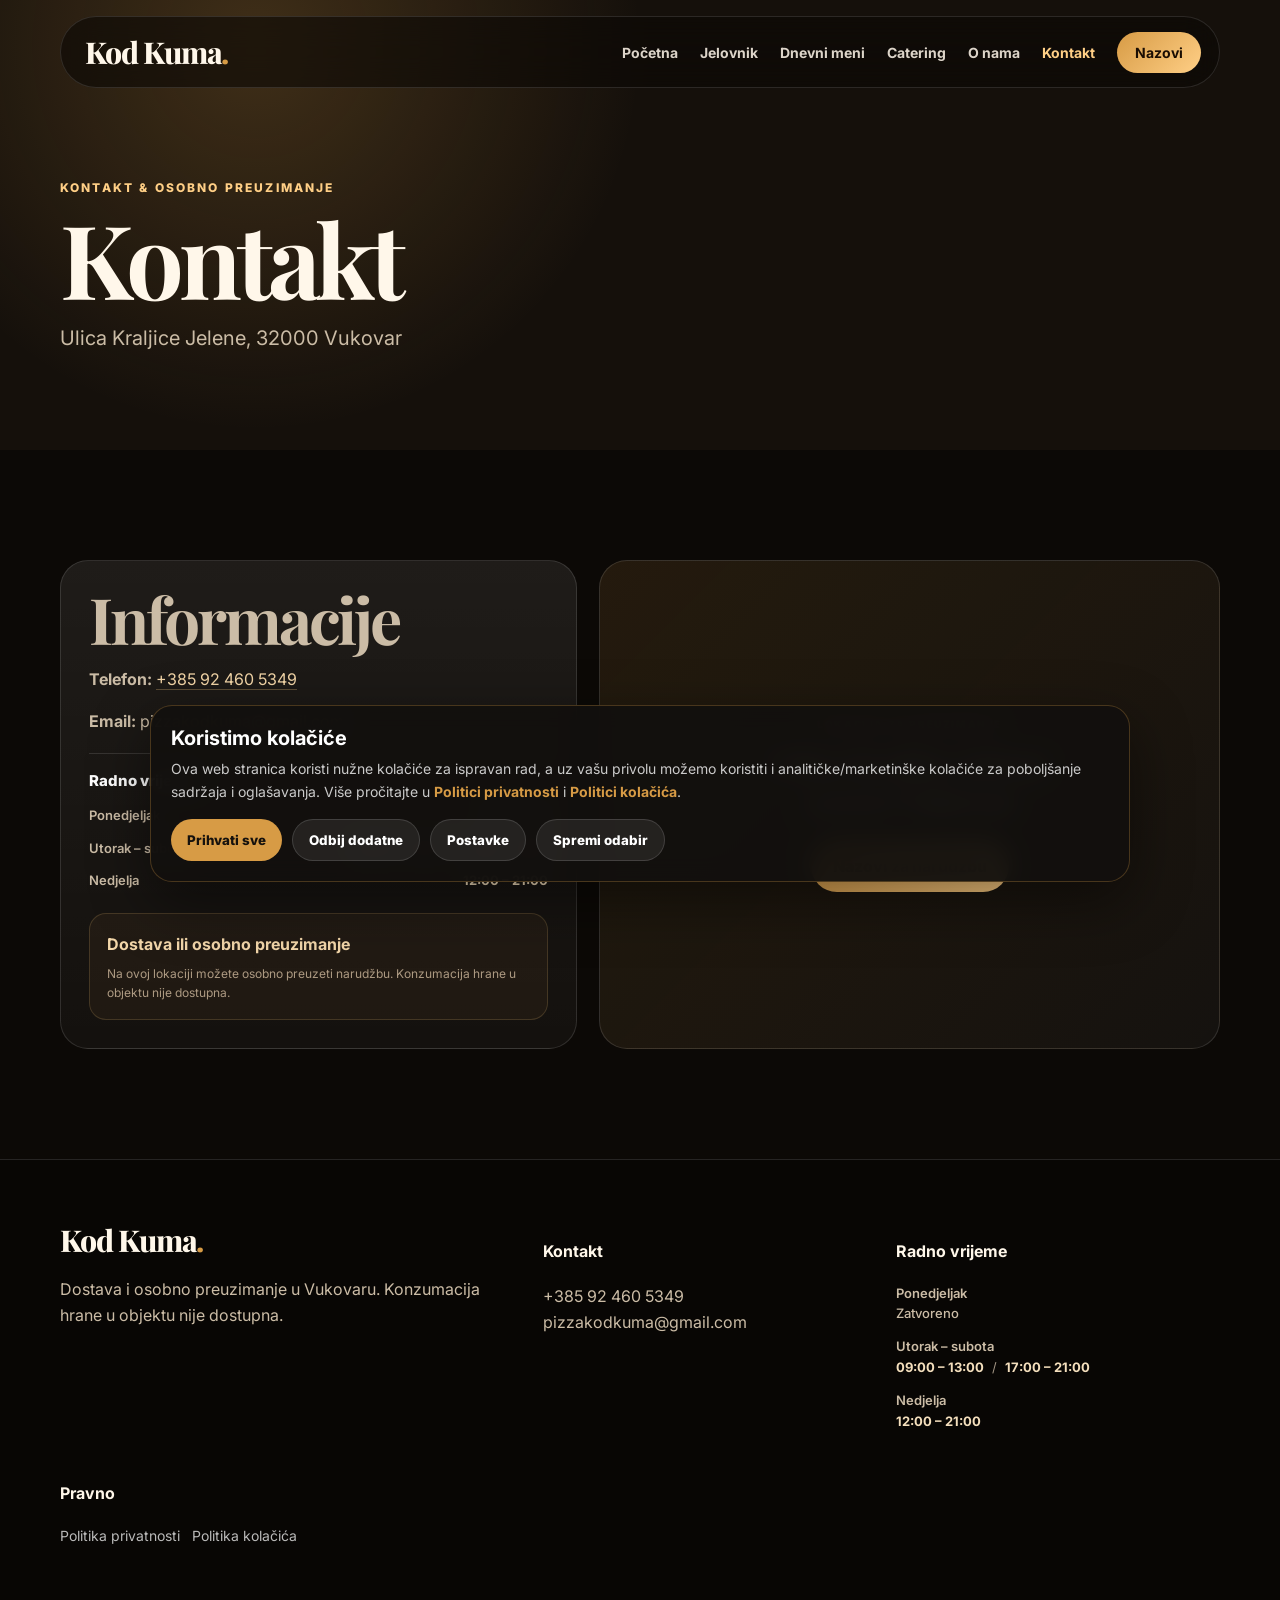
<file: kontakt.html>
<!doctype html><html lang="hr"><head>
<script>
  // Prikaz animacije samo pri prvom posjetu tijekom ove sesije.
  (function () {
    try {
      if (!window.matchMedia('(prefers-reduced-motion: reduce)').matches &&
          sessionStorage.getItem('kod-kuma-intro-v1') !== 'seen') {
        document.documentElement.classList.add('kk-intro-active');
        sessionStorage.setItem('kod-kuma-intro-v1', 'seen');
      }
    } catch (error) {
      // Bez pohrane sesije stranica i dalje ostaje funkcionalna.
    }
  }());
</script>
<script src="assets/js/intro.js" defer></script>
<meta charset="utf-8"><meta name="viewport" content="width=device-width, initial-scale=1"><title>Kontakt | Restoran Kod Kuma</title><link rel="preconnect" href="https://fonts.googleapis.com"><link rel="preconnect" href="https://fonts.gstatic.com" crossorigin><link href="https://fonts.googleapis.com/css2?family=Inter:wght@400;500;600;700;800&family=Playfair+Display:wght@600;700;800&display=swap" rel="stylesheet"><link rel="stylesheet" href="assets/css/style.css?v=20261127"><link rel="canonical" href="https://kod-kuma.hr/kontakt.html"></head><body>
<div class="kk-intro-overlay" aria-label="Kod Kuma – uvodna animacija">
  <div class="kk-intro-art">
    <img class="kk-intro-drawing" src="assets/img/kod-kuma-logo-trace.svg" width="966" height="769" alt="" fetchpriority="high">
    <img class="kk-intro-original" src="assets/img/kod-kuma-logo.webp" width="966" height="769" alt="" fetchpriority="high">
  </div>
  <button class="kk-intro-skip" type="button">Preskoči intro</button>
</div>
<header class="site-header"><a class="logo" href="index.html">Kod Kuma<span>.</span></a><button class="menu-toggle" type="button" aria-label="Otvori meni" aria-controls="primary-navigation" aria-expanded="false">☰</button><nav class="nav" id="primary-navigation" aria-label="Glavna navigacija">
      <a href="index.html">Početna</a>
      <a href="jelovnik.html">Jelovnik</a>
      <a href="dnevni-meni.html">Dnevni meni</a>
      <a href="catering.html">Catering</a>
      <a href="o-nama.html">O nama</a>
      <a href="kontakt.html" aria-current="page">Kontakt</a>
      <a class="nav-cta" href="tel:+385924605349" aria-label="Nazovi Kod Kuma za narudžbu">Nazovi</a>
    </nav></header><main><section class="page-hero"><div class="container"><p class="eyebrow">Kontakt &amp; osobno preuzimanje</p><h1>Kontakt</h1><p>Ulica Kraljice Jelene, 32000 Vukovar</p></div></section><section class="section-padding"><div class="container contact-grid"><div class="contact-card"><h2>Informacije</h2><p><b>Telefon:</b> <a class="contact-phone-link" href="tel:+385924605349">+385 92 460 5349</a></p><p><b>Email:</b> pizzakodkuma@gmail.com</p><div class="contact-hours"><h3>Radno vrijeme</h3><div class="hours-schedule" aria-label="Radno vrijeme">
  <div class="hours-schedule-row"><span class="hours-schedule-day">Ponedjeljak</span><strong class="hours-schedule-time hours-schedule-closed">Zatvoreno</strong></div>
  <div class="hours-schedule-row"><span class="hours-schedule-day">Utorak – subota</span><strong class="hours-schedule-time hours-time-pair"><span>09:00 – 13:00</span><span class="hours-sep" aria-hidden="true">/</span><span>17:00 – 21:00</span></strong></div>
  <div class="hours-schedule-row"><span class="hours-schedule-day">Nedjelja</span><strong class="hours-schedule-time">12:00 – 21:00</strong></div>
</div></div><div class="contact-fulfilment"><strong>Dostava ili osobno preuzimanje</strong><span>Na ovoj lokaciji možete osobno preuzeti narudžbu. Konzumacija hrane u objektu nije dostupna.</span></div></div><div class="map-placeholder"><div class="pickup-location"><span>LOKACIJA ZA PREUZIMANJE</span><strong>Ulica Kraljice Jelene<br>32000 Vukovar</strong><a class="btn primary" href="tel:+385924605349">Nazovi za narudžbu</a></div></div></div></section></main><footer class="footer"><div class="container footer-grid"><div><a class="logo" href="index.html">Kod Kuma<span>.</span></a><p>Dostava i osobno preuzimanje u Vukovaru. Konzumacija hrane u objektu nije dostupna.</p></div><div><h4>Kontakt</h4><p>+385 92 460 5349<br>pizzakodkuma@gmail.com</p></div><div><h4>Radno vrijeme</h4><div class="hours-schedule" aria-label="Radno vrijeme">
  <div class="hours-schedule-row"><span class="hours-schedule-day">Ponedjeljak</span><strong class="hours-schedule-time hours-schedule-closed">Zatvoreno</strong></div>
  <div class="hours-schedule-row"><span class="hours-schedule-day">Utorak – subota</span><strong class="hours-schedule-time hours-time-pair"><span>09:00 – 13:00</span><span class="hours-sep" aria-hidden="true">/</span><span>17:00 – 21:00</span></strong></div>
  <div class="hours-schedule-row"><span class="hours-schedule-day">Nedjelja</span><strong class="hours-schedule-time">12:00 – 21:00</strong></div>
</div></div><div><h4>Pravno</h4><p class="footer-legal"><a href="politika-privatnosti.html">Politika privatnosti</a><a href="politika-kolacica.html">Politika kolačića</a></p></div></div></footer><script src="assets/js/main.js?v=20261127"></script>
  <div class="cookie-banner" role="dialog" aria-live="polite" aria-label="Postavke kolačića">
    <h3>Koristimo kolačiće</h3>
    <p>Ova web stranica koristi nužne kolačiće za ispravan rad, a uz vašu privolu možemo koristiti i analitičke/marketinške kolačiće za poboljšanje sadržaja i oglašavanja. Više pročitajte u <a href="politika-privatnosti.html">Politici privatnosti</a> i <a href="politika-kolacica.html">Politici kolačića</a>.</p>
    <div class="cookie-panel">
      <label class="cookie-option">
        <span><strong>Nužni kolačići</strong><span>Uvijek aktivni jer omogućuju osnovni rad stranice.</span></span>
        <input type="checkbox" checked disabled>
      </label>
      <label class="cookie-option">
        <span><strong>Analitički kolačići</strong><span>Pomažu razumjeti posjećenost i poboljšati stranicu.</span></span>
        <input id="cookie-analytics" type="checkbox">
      </label>
      <label class="cookie-option">
        <span><strong>Marketinški kolačići</strong><span>Koriste se za oglašavanje i mjerenje kampanja, ako ih stranica koristi.</span></span>
        <input id="cookie-marketing" type="checkbox">
      </label>
    </div>
    <div class="cookie-actions">
      <button class="cookie-btn accept" type="button" data-cookie-accept>Prihvati sve</button>
      <button class="cookie-btn reject" type="button" data-cookie-reject>Odbij dodatne</button>
      <button class="cookie-btn settings" type="button" data-cookie-settings>Postavke</button>
      <button class="cookie-btn settings" type="button" data-cookie-save>Spremi odabir</button>
    </div>
  </div>

</body></html>
</file>
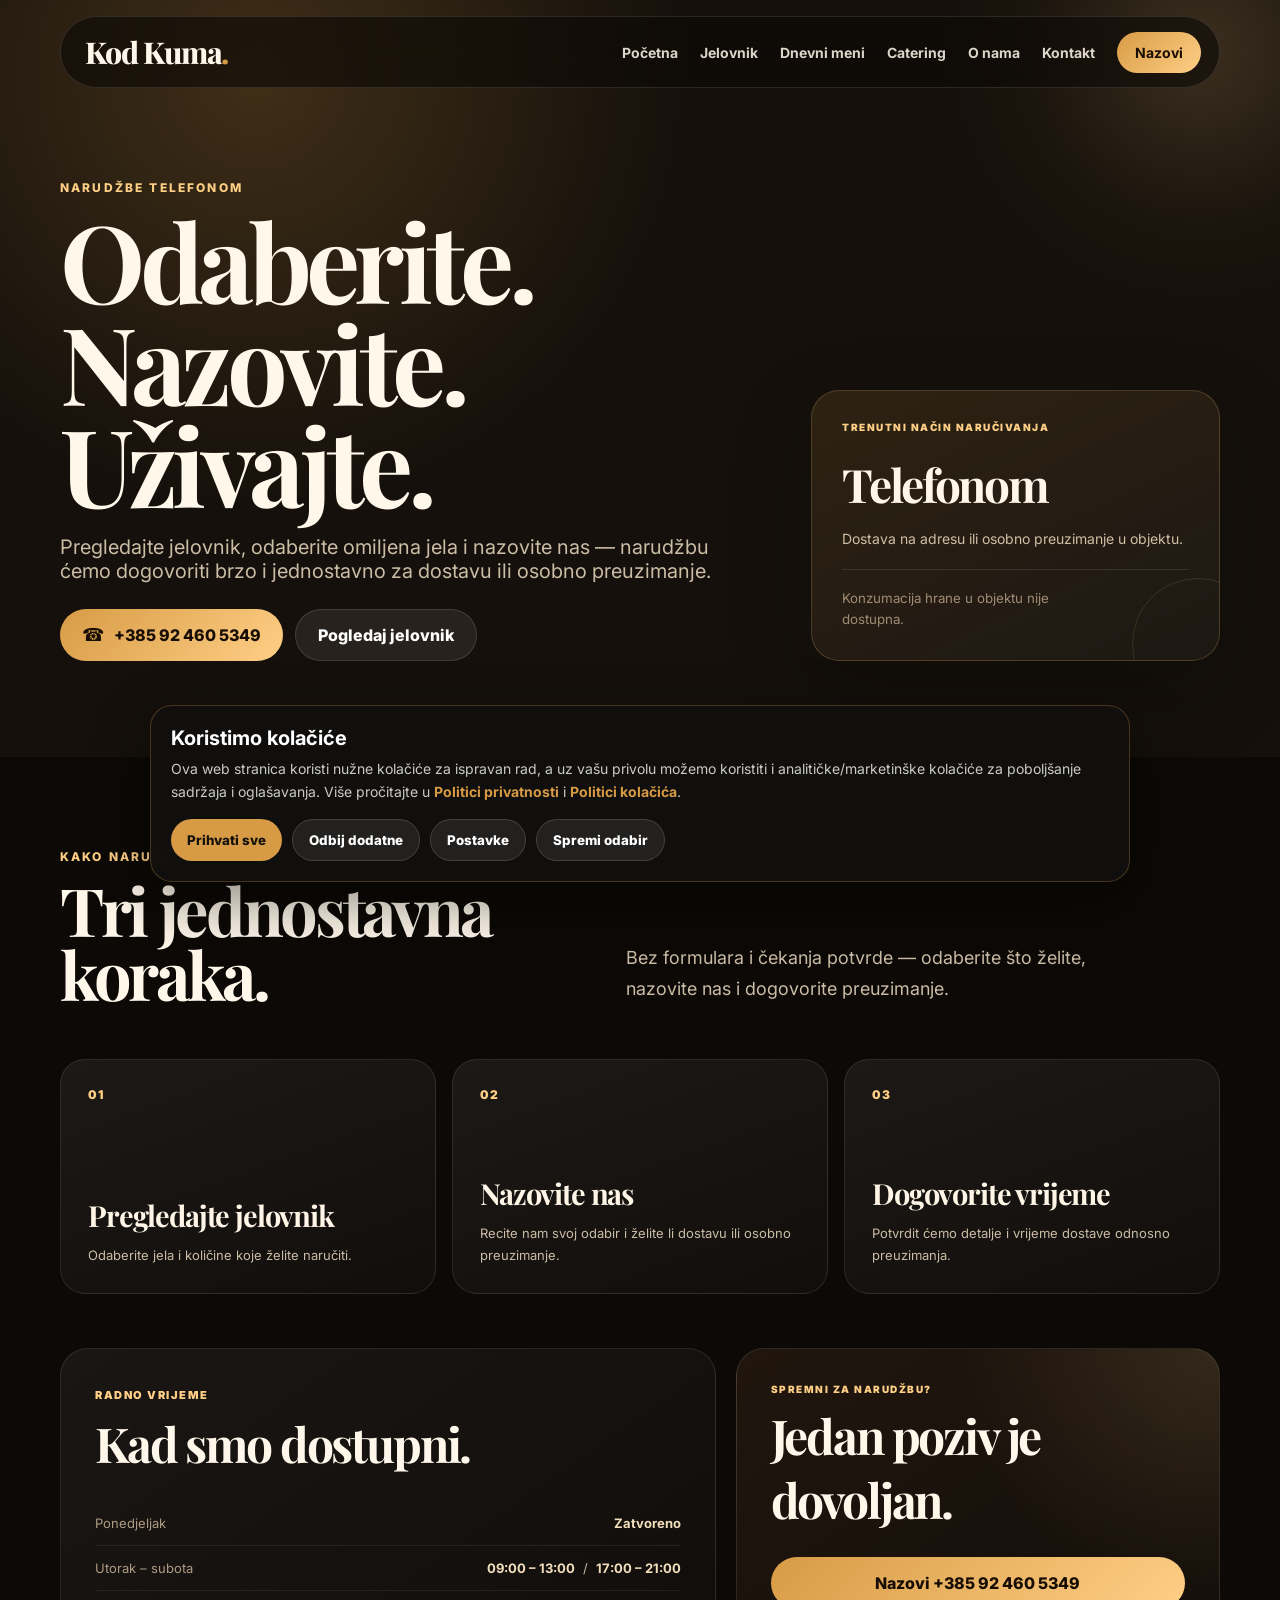
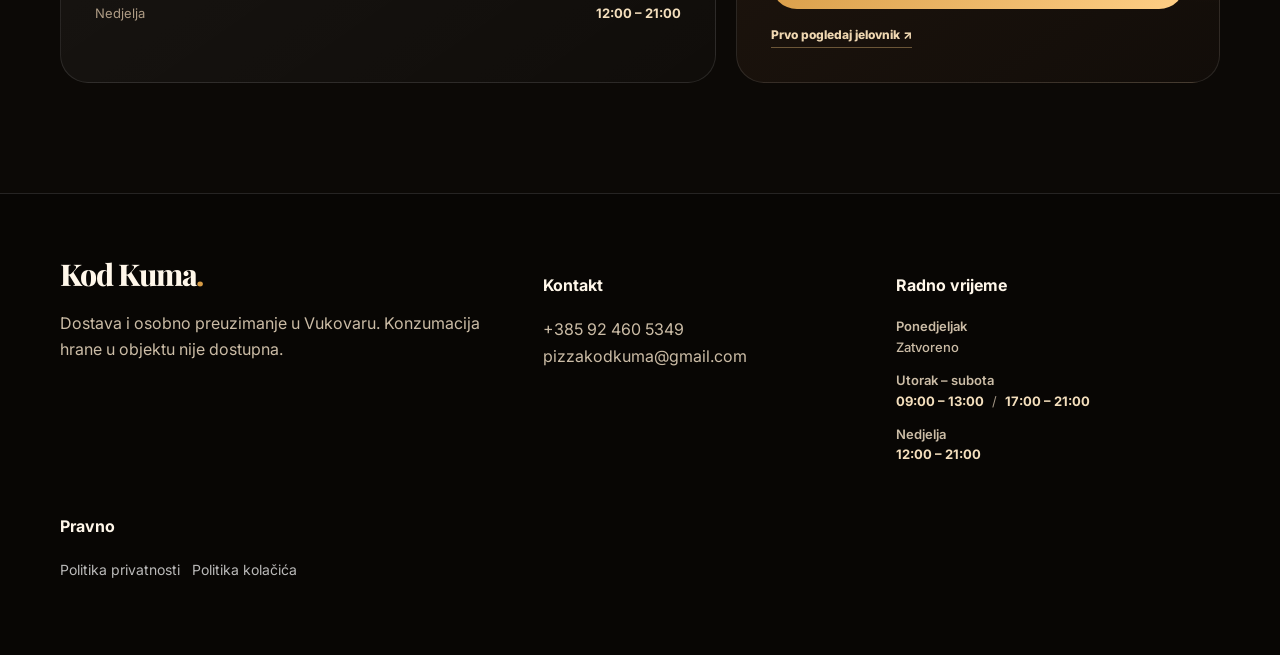
<file: narudzba.html>
<!doctype html>
<html lang="hr">
<head>
<script>
  // Prikaz animacije samo pri prvom posjetu tijekom ove sesije.
  (function () {
    try {
      if (!window.matchMedia('(prefers-reduced-motion: reduce)').matches &&
          sessionStorage.getItem('kod-kuma-intro-v1') !== 'seen') {
        document.documentElement.classList.add('kk-intro-active');
        sessionStorage.setItem('kod-kuma-intro-v1', 'seen');
      }
    } catch (error) {
      // Bez pohrane sesije stranica i dalje ostaje funkcionalna.
    }
  }());
</script>
<script src="assets/js/intro.js" defer></script>

  <meta charset="utf-8">
  <meta name="viewport" content="width=device-width, initial-scale=1">
  <title>Narudžbe telefonom | Kod Kuma Vukovar</title>
  <meta name="description" content="Kod Kuma Vukovar trenutno prima narudžbe telefonom za dostavu na adresu ili osobno preuzimanje. Pregledajte jelovnik i nazovite nas.">
  <link rel="preconnect" href="https://fonts.googleapis.com">
  <link rel="preconnect" href="https://fonts.gstatic.com" crossorigin>
  <link href="https://fonts.googleapis.com/css2?family=Inter:wght@400;500;600;700;800&family=Playfair+Display:wght@600;700;800&display=swap" rel="stylesheet">
  <link rel="stylesheet" href="assets/css/style.css?v=20261127">
  <link rel="canonical" href="https://kod-kuma.hr/narudzba.html">
</head>
<body>
<div class="kk-intro-overlay" aria-label="Kod Kuma – uvodna animacija">
  <div class="kk-intro-art">
    <img class="kk-intro-drawing" src="assets/img/kod-kuma-logo-trace.svg" width="966" height="769" alt="" fetchpriority="high">
    <img class="kk-intro-original" src="assets/img/kod-kuma-logo.webp" width="966" height="769" alt="" fetchpriority="high">
  </div>
  <button class="kk-intro-skip" type="button">Preskoči intro</button>
</div>

  <header class="site-header">
    <a class="logo" href="index.html" aria-label="Kod Kuma početna">Kod Kuma<span>.</span></a>
    <button class="menu-toggle" type="button" aria-label="Otvori meni" aria-controls="primary-navigation" aria-expanded="false">☰</button>
    <nav class="nav" id="primary-navigation" aria-label="Glavna navigacija">
      <a href="index.html">Početna</a>
      <a href="jelovnik.html">Jelovnik</a>
      <a href="dnevni-meni.html">Dnevni meni</a>
      <a href="catering.html">Catering</a>
      <a href="o-nama.html">O nama</a>
      <a href="kontakt.html">Kontakt</a>
      <a class="nav-cta" href="tel:+385924605349" aria-label="Nazovi Kod Kuma za narudžbu">Nazovi</a>
    </nav>
  </header>

  <main class="phone-order-page">
    <section class="page-hero phone-order-hero">
      <div class="container phone-order-hero-inner">
        <div>
          <p class="eyebrow">Narudžbe telefonom</p>
          <h1>Odaberite.<br>Nazovite.<br>Uživajte.</h1>
          <p>Pregledajte jelovnik, odaberite omiljena jela i nazovite nas — narudžbu ćemo dogovoriti brzo i jednostavno za dostavu ili osobno preuzimanje.</p>
          <div class="hero-actions">
            <a class="btn primary phone-order-call" href="tel:+385924605349"><span class="phone-order-call-icon" aria-hidden="true">☎</span> +385 92 460 5349</a>
            <a class="btn ghost" href="jelovnik.html">Pogledaj jelovnik</a>
          </div>
        </div>
        <aside class="phone-order-status" aria-label="Informacije o naručivanju">
          <span class="phone-order-status-kicker">TRENUTNI NAČIN NARUČIVANJA</span>
          <strong>Telefonom</strong>
          <p>Dostava na adresu ili osobno preuzimanje u objektu.</p>
          <div class="phone-order-status-line"></div>
          <small>Konzumacija hrane u objektu nije dostupna.</small>
        </aside>
      </div>
    </section>

    <section class="section-padding phone-order-section">
      <div class="container phone-order-shell">
        <div class="phone-order-intro">
          <p class="eyebrow">Kako naručiti</p>
          <h2>Tri jednostavna koraka.</h2>
          <p>Bez formulara i čekanja potvrde — odaberite što želite, nazovite nas i dogovorite preuzimanje.</p>
        </div>
        <div class="phone-order-steps">
          <article class="phone-order-step"><span>01</span><div><h3>Pregledajte jelovnik</h3><p>Odaberite jela i količine koje želite naručiti.</p></div></article>
          <article class="phone-order-step"><span>02</span><div><h3>Nazovite nas</h3><p>Recite nam svoj odabir i želite li dostavu ili osobno preuzimanje.</p></div></article>
          <article class="phone-order-step"><span>03</span><div><h3>Dogovorite vrijeme</h3><p>Potvrdit ćemo detalje i vrijeme dostave odnosno preuzimanja.</p></div></article>
        </div>

        <div class="phone-order-bottom">
          <div class="phone-order-hours">
            <span class="small-label">RADNO VRIJEME</span>
            <h3>Kad smo dostupni.</h3>
            <div class="phone-order-hours-grid">
              <div><span>Ponedjeljak</span><strong>Zatvoreno</strong></div>
              <div><span>Utorak – subota</span><strong class="phone-hours-two-shifts"><span>09:00 – 13:00</span><span aria-hidden="true">/</span><span>17:00 – 21:00</span></strong></div>
              <div><span>Nedjelja</span><strong>12:00 – 21:00</strong></div>
            </div>
          </div>
          <div class="phone-order-final-card">
            <span>SPREMNI ZA NARUDŽBU?</span>
            <h3>Jedan poziv je dovoljan.</h3>
            <a class="btn primary" href="tel:+385924605349">Nazovi +385 92 460 5349</a>
            <a class="phone-order-menu-link" href="jelovnik.html">Prvo pogledaj jelovnik <span aria-hidden="true">↗</span></a>
          </div>
        </div>
      </div>
    </section>
  </main>

  <footer class="footer">
    <div class="container footer-grid">
      <div><a class="logo" href="index.html">Kod Kuma<span>.</span></a><p>Dostava i osobno preuzimanje u Vukovaru. Konzumacija hrane u objektu nije dostupna.</p></div>
      <div><h4>Kontakt</h4><p><a href="tel:+385924605349">+385 92 460 5349</a><br><a href="mailto:pizzakodkuma@gmail.com">pizzakodkuma@gmail.com</a></p></div>
      <div><h4>Radno vrijeme</h4><div class="hours-schedule" aria-label="Radno vrijeme">
  <div class="hours-schedule-row"><span class="hours-schedule-day">Ponedjeljak</span><strong class="hours-schedule-time hours-schedule-closed">Zatvoreno</strong></div>
  <div class="hours-schedule-row"><span class="hours-schedule-day">Utorak – subota</span><strong class="hours-schedule-time hours-time-pair"><span>09:00 – 13:00</span><span class="hours-sep" aria-hidden="true">/</span><span>17:00 – 21:00</span></strong></div>
  <div class="hours-schedule-row"><span class="hours-schedule-day">Nedjelja</span><strong class="hours-schedule-time">12:00 – 21:00</strong></div>
</div></div>
      <div><h4>Pravno</h4><p class="footer-legal"><a href="politika-privatnosti.html">Politika privatnosti</a><a href="politika-kolacica.html">Politika kolačića</a></p></div>
    </div>
  </footer>

  <script src="assets/js/main.js?v=20261127"></script>
  <div class="cookie-banner" role="dialog" aria-live="polite" aria-label="Postavke kolačića">
    <h3>Koristimo kolačiće</h3>
    <p>Ova web stranica koristi nužne kolačiće za ispravan rad, a uz vašu privolu možemo koristiti i analitičke/marketinške kolačiće za poboljšanje sadržaja i oglašavanja. Više pročitajte u <a href="politika-privatnosti.html">Politici privatnosti</a> i <a href="politika-kolacica.html">Politici kolačića</a>.</p>
    <div class="cookie-panel">
      <label class="cookie-option"><span><strong>Nužni kolačići</strong><span>Uvijek aktivni jer omogućuju osnovni rad stranice.</span></span><input type="checkbox" checked disabled></label>
      <label class="cookie-option"><span><strong>Analitički kolačići</strong><span>Pomažu razumjeti posjećenost i poboljšati stranicu.</span></span><input id="cookie-analytics" type="checkbox"></label>
      <label class="cookie-option"><span><strong>Marketinški kolačići</strong><span>Koriste se za oglašavanje i mjerenje kampanja, ako ih stranica koristi.</span></span><input id="cookie-marketing" type="checkbox"></label>
    </div>
    <div class="cookie-actions">
      <button class="cookie-btn accept" type="button" data-cookie-accept>Prihvati sve</button>
      <button class="cookie-btn reject" type="button" data-cookie-reject>Odbij dodatne</button>
      <button class="cookie-btn settings" type="button" data-cookie-settings>Postavke</button>
      <button class="cookie-btn settings" type="button" data-cookie-save>Spremi odabir</button>
    </div>
  </div>
</body>
</html>
</file>
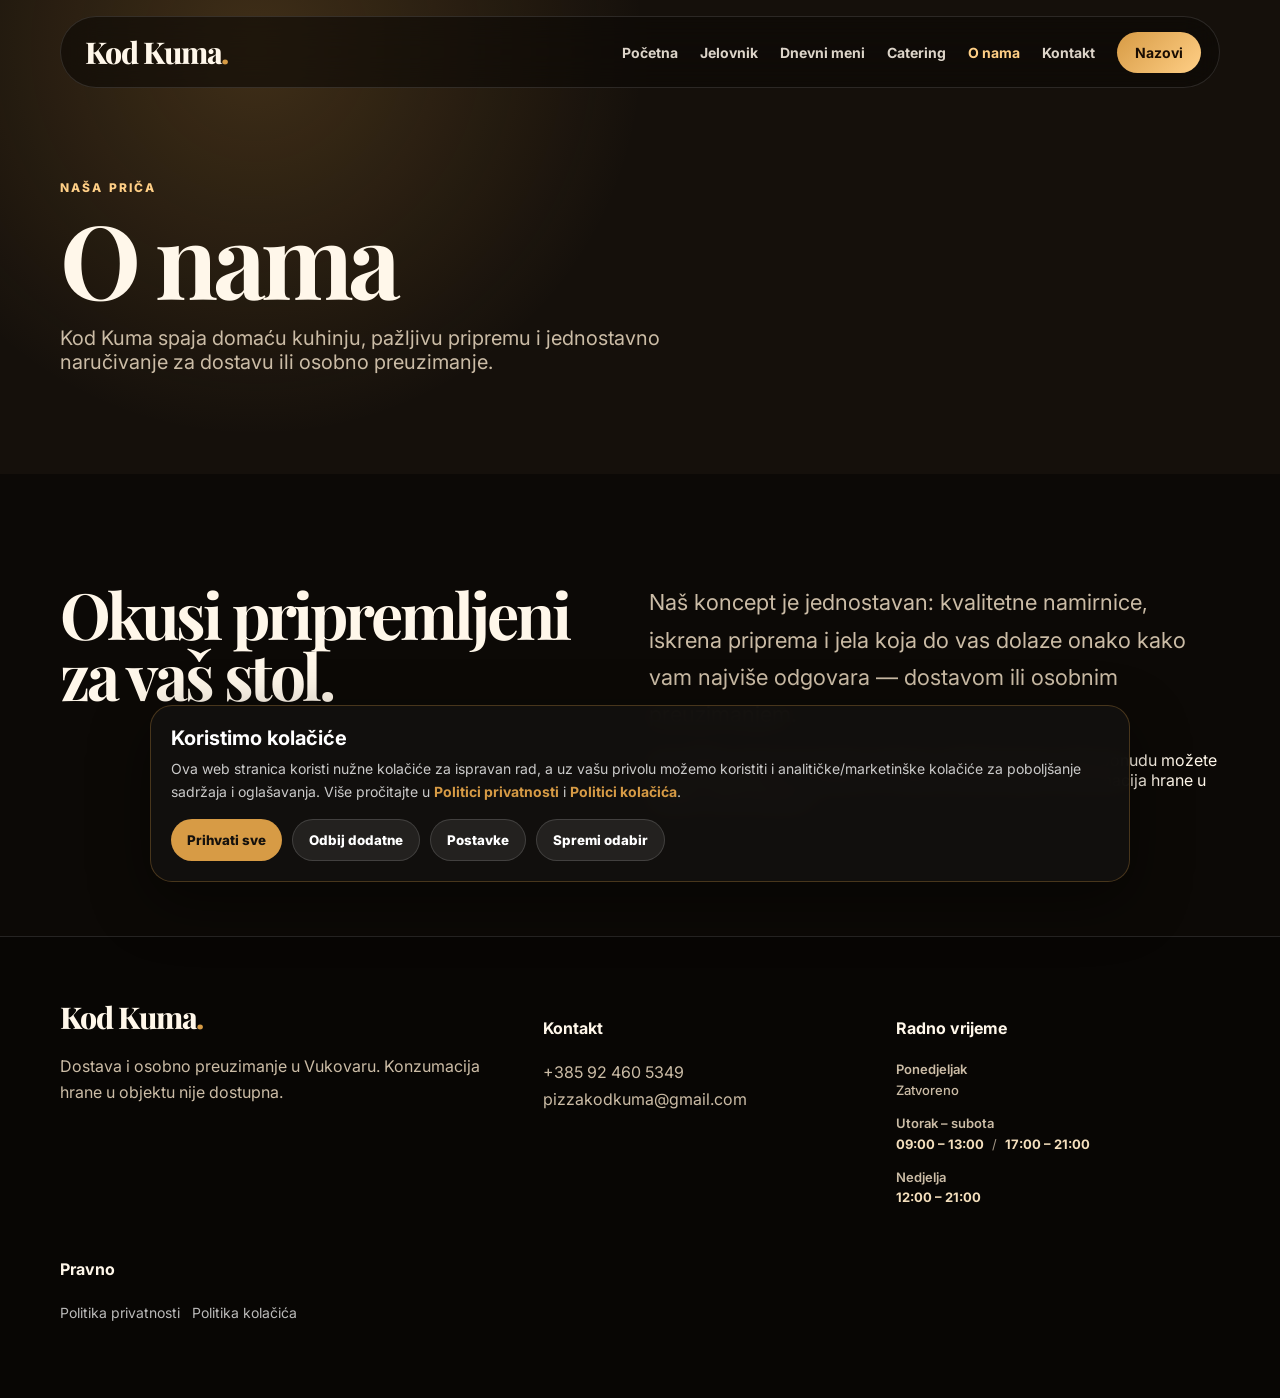
<file: o-nama.html>
<!doctype html><html lang="hr"><head>
<script>
  // Prikaz animacije samo pri prvom posjetu tijekom ove sesije.
  (function () {
    try {
      if (!window.matchMedia('(prefers-reduced-motion: reduce)').matches &&
          sessionStorage.getItem('kod-kuma-intro-v1') !== 'seen') {
        document.documentElement.classList.add('kk-intro-active');
        sessionStorage.setItem('kod-kuma-intro-v1', 'seen');
      }
    } catch (error) {
      // Bez pohrane sesije stranica i dalje ostaje funkcionalna.
    }
  }());
</script>
<script src="assets/js/intro.js" defer></script>
<meta charset="utf-8"><meta name="viewport" content="width=device-width, initial-scale=1"><title>O nama | Restoran Kod Kuma</title><link rel="preconnect" href="https://fonts.googleapis.com"><link rel="preconnect" href="https://fonts.gstatic.com" crossorigin><link href="https://fonts.googleapis.com/css2?family=Inter:wght@400;500;600;700;800&family=Playfair+Display:wght@600;700;800&display=swap" rel="stylesheet"><link rel="stylesheet" href="assets/css/style.css?v=20261127"><link rel="canonical" href="https://kod-kuma.hr/o-nama.html"></head><body>
<div class="kk-intro-overlay" aria-label="Kod Kuma – uvodna animacija">
  <div class="kk-intro-art">
    <img class="kk-intro-drawing" src="assets/img/kod-kuma-logo-trace.svg" width="966" height="769" alt="" fetchpriority="high">
    <img class="kk-intro-original" src="assets/img/kod-kuma-logo.webp" width="966" height="769" alt="" fetchpriority="high">
  </div>
  <button class="kk-intro-skip" type="button">Preskoči intro</button>
</div>
<header class="site-header"><a class="logo" href="index.html">Kod Kuma<span>.</span></a><button class="menu-toggle" type="button" aria-label="Otvori meni" aria-controls="primary-navigation" aria-expanded="false">☰</button><nav class="nav" id="primary-navigation" aria-label="Glavna navigacija">
      <a href="index.html">Početna</a>
      <a href="jelovnik.html">Jelovnik</a>
      <a href="dnevni-meni.html">Dnevni meni</a>
      <a href="catering.html">Catering</a>
      <a href="o-nama.html" aria-current="page">O nama</a>
      <a href="kontakt.html">Kontakt</a>
      <a class="nav-cta" href="tel:+385924605349" aria-label="Nazovi Kod Kuma za narudžbu">Nazovi</a>
    </nav></header><main><section class="page-hero"><div class="container"><p class="eyebrow">Naša priča</p><h1>O nama</h1><p>Kod Kuma spaja domaću kuhinju, pažljivu pripremu i jednostavno naručivanje za dostavu ili osobno preuzimanje.</p></div></section><section class="section-padding"><div class="container two-col"><div><h2>Okusi pripremljeni za vaš stol.</h2></div><div><p class="large">Naš koncept je jednostavan: kvalitetne namirnice, iskrena priprema i jela koja do vas dolaze onako kako vam najviše odgovara — dostavom ili osobnim preuzimanjem.</p><p>Od roštilja i pizze do burgera, priloga i ostalih favorita, cijelu ponudu možete naručiti telefonom za dostavu ili osobno preuzimanje. Konzumacija hrane u objektu nije dostupna.</p></div></div></section></main><footer class="footer"><div class="container footer-grid"><div><a class="logo" href="index.html">Kod Kuma<span>.</span></a><p>Dostava i osobno preuzimanje u Vukovaru. Konzumacija hrane u objektu nije dostupna.</p></div><div><h4>Kontakt</h4><p>+385 92 460 5349<br>pizzakodkuma@gmail.com</p></div><div><h4>Radno vrijeme</h4><div class="hours-schedule" aria-label="Radno vrijeme">
  <div class="hours-schedule-row"><span class="hours-schedule-day">Ponedjeljak</span><strong class="hours-schedule-time hours-schedule-closed">Zatvoreno</strong></div>
  <div class="hours-schedule-row"><span class="hours-schedule-day">Utorak – subota</span><strong class="hours-schedule-time hours-time-pair"><span>09:00 – 13:00</span><span class="hours-sep" aria-hidden="true">/</span><span>17:00 – 21:00</span></strong></div>
  <div class="hours-schedule-row"><span class="hours-schedule-day">Nedjelja</span><strong class="hours-schedule-time">12:00 – 21:00</strong></div>
</div></div><div><h4>Pravno</h4><p class="footer-legal"><a href="politika-privatnosti.html">Politika privatnosti</a><a href="politika-kolacica.html">Politika kolačića</a></p></div></div></footer><script src="assets/js/main.js?v=20261127"></script>
  <div class="cookie-banner" role="dialog" aria-live="polite" aria-label="Postavke kolačića">
    <h3>Koristimo kolačiće</h3>
    <p>Ova web stranica koristi nužne kolačiće za ispravan rad, a uz vašu privolu možemo koristiti i analitičke/marketinške kolačiće za poboljšanje sadržaja i oglašavanja. Više pročitajte u <a href="politika-privatnosti.html">Politici privatnosti</a> i <a href="politika-kolacica.html">Politici kolačića</a>.</p>
    <div class="cookie-panel">
      <label class="cookie-option">
        <span><strong>Nužni kolačići</strong><span>Uvijek aktivni jer omogućuju osnovni rad stranice.</span></span>
        <input type="checkbox" checked disabled>
      </label>
      <label class="cookie-option">
        <span><strong>Analitički kolačići</strong><span>Pomažu razumjeti posjećenost i poboljšati stranicu.</span></span>
        <input id="cookie-analytics" type="checkbox">
      </label>
      <label class="cookie-option">
        <span><strong>Marketinški kolačići</strong><span>Koriste se za oglašavanje i mjerenje kampanja, ako ih stranica koristi.</span></span>
        <input id="cookie-marketing" type="checkbox">
      </label>
    </div>
    <div class="cookie-actions">
      <button class="cookie-btn accept" type="button" data-cookie-accept>Prihvati sve</button>
      <button class="cookie-btn reject" type="button" data-cookie-reject>Odbij dodatne</button>
      <button class="cookie-btn settings" type="button" data-cookie-settings>Postavke</button>
      <button class="cookie-btn settings" type="button" data-cookie-save>Spremi odabir</button>
    </div>
  </div>

</body></html>
</file>
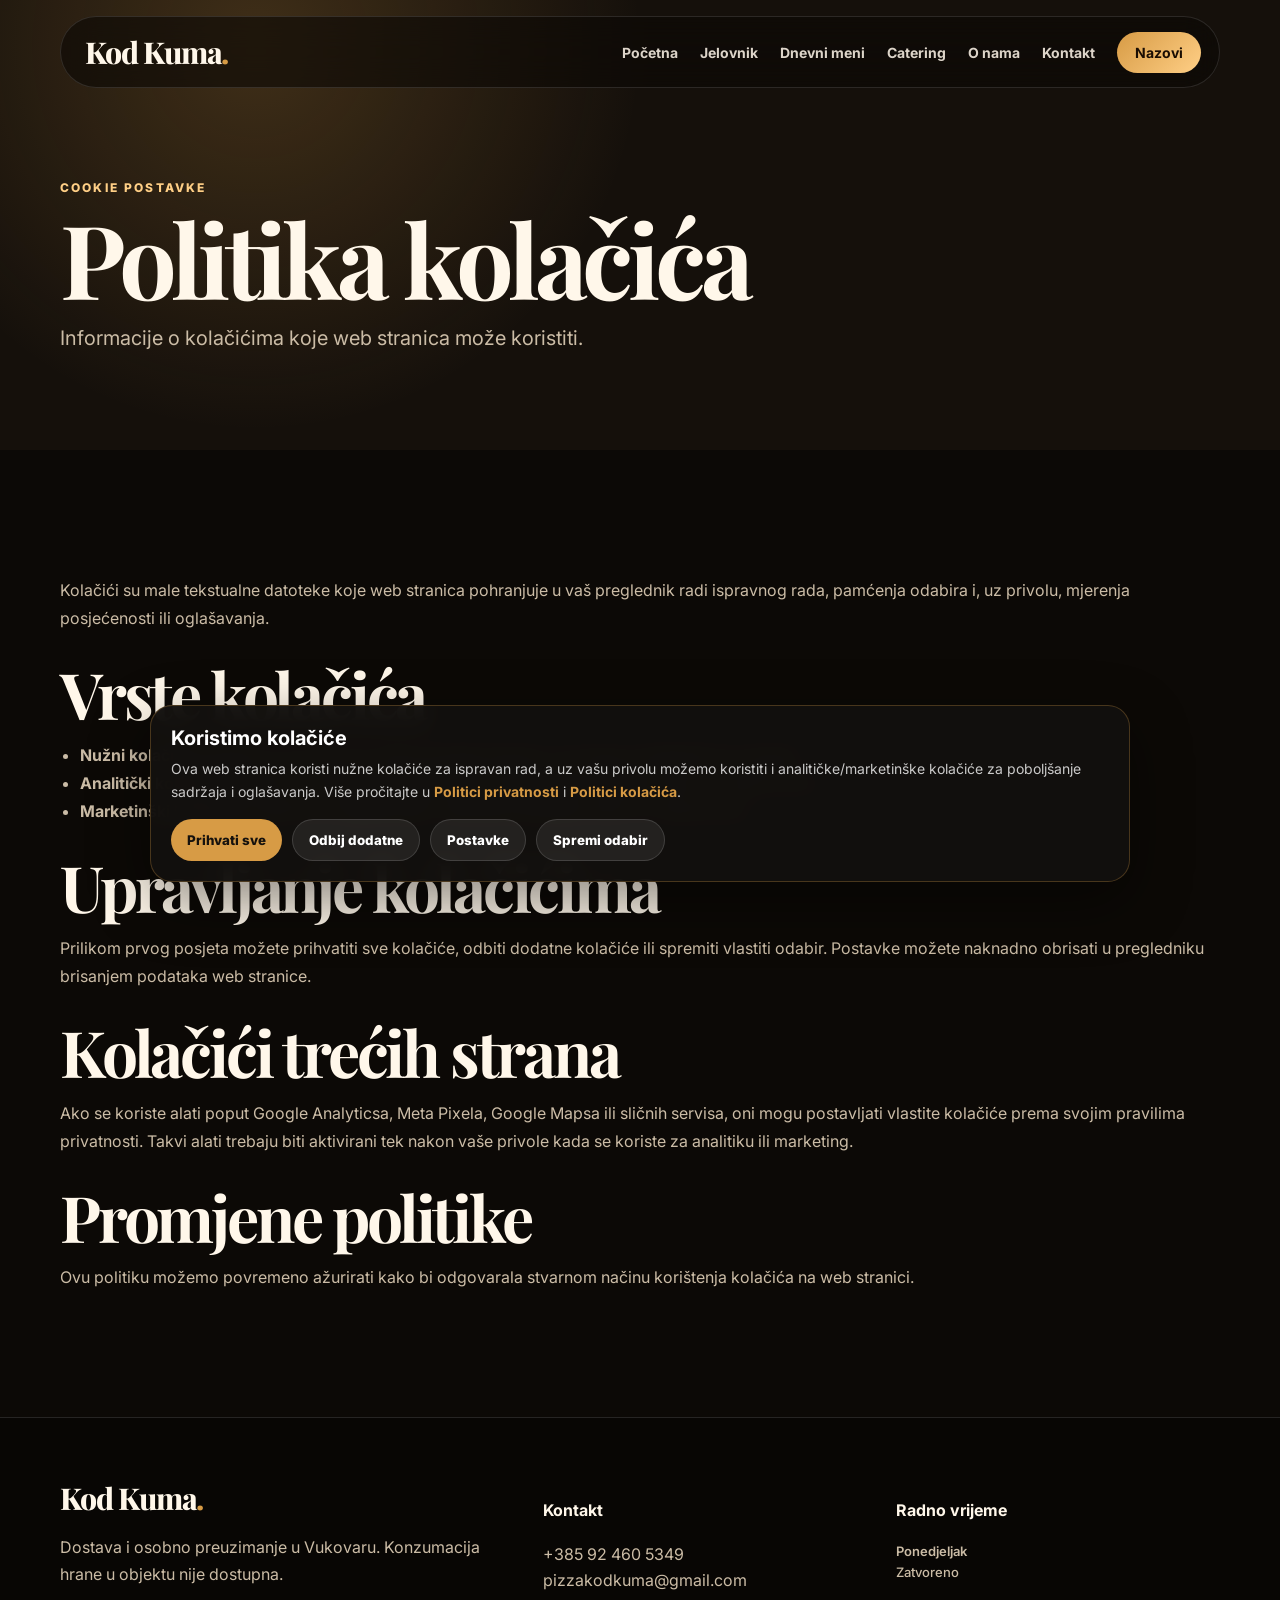
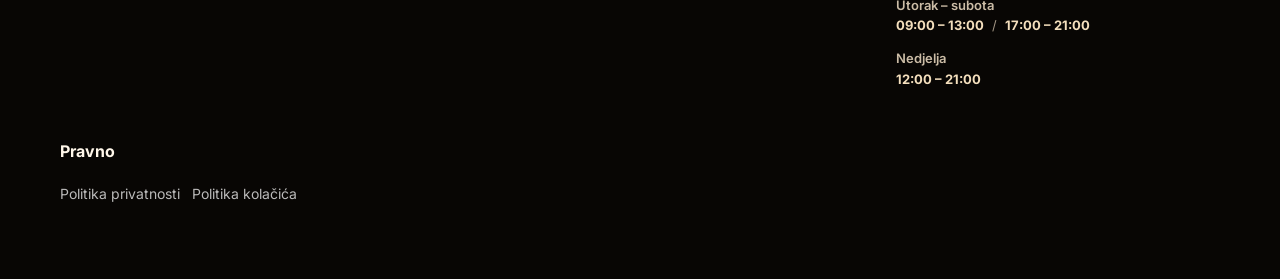
<file: politika-kolacica.html>
<!doctype html>
<html lang="hr">
<head>
<script>
  // Prikaz animacije samo pri prvom posjetu tijekom ove sesije.
  (function () {
    try {
      if (!window.matchMedia('(prefers-reduced-motion: reduce)').matches &&
          sessionStorage.getItem('kod-kuma-intro-v1') !== 'seen') {
        document.documentElement.classList.add('kk-intro-active');
        sessionStorage.setItem('kod-kuma-intro-v1', 'seen');
      }
    } catch (error) {
      // Bez pohrane sesije stranica i dalje ostaje funkcionalna.
    }
  }());
</script>
<script src="assets/js/intro.js" defer></script>

  <meta charset="utf-8" />
  <meta name="viewport" content="width=device-width, initial-scale=1" />
  <title>Politika kolačića | Kod Kuma</title>
  <meta name="description" content="Politika kolačića web stranice restorana Kod Kuma." />
  <link rel="preconnect" href="https://fonts.googleapis.com">
  <link rel="preconnect" href="https://fonts.gstatic.com" crossorigin>
  <link href="https://fonts.googleapis.com/css2?family=Inter:wght@400;500;600;700;800&family=Playfair+Display:wght@600;700;800&display=swap" rel="stylesheet">
  <link rel="stylesheet" href="assets/css/style.css?v=20261127" />
<link rel="canonical" href="https://kod-kuma.hr/politika-kolacica.html"></head>
<body>
<div class="kk-intro-overlay" aria-label="Kod Kuma – uvodna animacija">
  <div class="kk-intro-art">
    <img class="kk-intro-drawing" src="assets/img/kod-kuma-logo-trace.svg" width="966" height="769" alt="" fetchpriority="high">
    <img class="kk-intro-original" src="assets/img/kod-kuma-logo.webp" width="966" height="769" alt="" fetchpriority="high">
  </div>
  <button class="kk-intro-skip" type="button">Preskoči intro</button>
</div>

  <header class="site-header">
    <a class="logo" href="index.html">Kod Kuma<span>.</span></a>
    <button class="menu-toggle" type="button" aria-label="Otvori meni" aria-controls="primary-navigation" aria-expanded="false">☰</button>
    <nav class="nav" id="primary-navigation" aria-label="Glavna navigacija">
      <a href="index.html">Početna</a>
      <a href="jelovnik.html">Jelovnik</a>
      <a href="dnevni-meni.html">Dnevni meni</a>
      <a href="catering.html">Catering</a>
      <a href="o-nama.html">O nama</a>
      <a href="kontakt.html">Kontakt</a>
      <a class="nav-cta" href="tel:+385924605349" aria-label="Nazovi Kod Kuma za narudžbu">Nazovi</a>
    </nav>
  </header>

  <main>
    <section class="page-hero"><div class="container"><p class="eyebrow">Cookie postavke</p><h1>Politika kolačića</h1><p>Informacije o kolačićima koje web stranica može koristiti.</p></div></section>
    <section class="section-padding"><div class="container policy-content">
      <p>Kolačići su male tekstualne datoteke koje web stranica pohranjuje u vaš preglednik radi ispravnog rada, pamćenja odabira i, uz privolu, mjerenja posjećenosti ili oglašavanja.</p>
      <h2>Vrste kolačića</h2>
      <ul>
        <li><strong>Nužni kolačići:</strong> potrebni su za osnovno funkcioniranje stranice i ne mogu se isključiti kroz banner.</li>
        <li><strong>Analitički kolačići:</strong> koriste se za mjerenje posjećenosti i poboljšanje sadržaja, samo uz vašu privolu.</li>
        <li><strong>Marketinški kolačići:</strong> koriste se za oglašavanje i mjerenje kampanja, samo uz vašu privolu.</li>
      </ul>
      <h2>Upravljanje kolačićima</h2>
      <p>Prilikom prvog posjeta možete prihvatiti sve kolačiće, odbiti dodatne kolačiće ili spremiti vlastiti odabir. Postavke možete naknadno obrisati u pregledniku brisanjem podataka web stranice.</p>
      <h2>Kolačići trećih strana</h2>
      <p>Ako se koriste alati poput Google Analyticsa, Meta Pixela, Google Mapsa ili sličnih servisa, oni mogu postavljati vlastite kolačiće prema svojim pravilima privatnosti. Takvi alati trebaju biti aktivirani tek nakon vaše privole kada se koriste za analitiku ili marketing.</p>
      <h2>Promjene politike</h2>
      <p>Ovu politiku možemo povremeno ažurirati kako bi odgovarala stvarnom načinu korištenja kolačića na web stranici.</p>
    </div></section>
  </main>

  <footer class="footer">
    <div class="container footer-grid">
      <div><a class="logo" href="index.html">Kod Kuma<span>.</span></a><p>Dostava i osobno preuzimanje u Vukovaru. Konzumacija hrane u objektu nije dostupna.</p></div>
      <div><h4>Kontakt</h4><p>+385 92 460 5349<br>pizzakodkuma@gmail.com</p></div>
      <div><h4>Radno vrijeme</h4><div class="hours-schedule" aria-label="Radno vrijeme">
  <div class="hours-schedule-row"><span class="hours-schedule-day">Ponedjeljak</span><strong class="hours-schedule-time hours-schedule-closed">Zatvoreno</strong></div>
  <div class="hours-schedule-row"><span class="hours-schedule-day">Utorak – subota</span><strong class="hours-schedule-time hours-time-pair"><span>09:00 – 13:00</span><span class="hours-sep" aria-hidden="true">/</span><span>17:00 – 21:00</span></strong></div>
  <div class="hours-schedule-row"><span class="hours-schedule-day">Nedjelja</span><strong class="hours-schedule-time">12:00 – 21:00</strong></div>
</div></div>
      <div><h4>Pravno</h4><p class="footer-legal"><a href="politika-privatnosti.html">Politika privatnosti</a><a href="politika-kolacica.html">Politika kolačića</a></p></div>
    </div>
  </footer>
  <script src="assets/js/main.js?v=20261127"></script>

  <div class="cookie-banner" role="dialog" aria-live="polite" aria-label="Postavke kolačića">
    <h3>Koristimo kolačiće</h3>
    <p>Ova web stranica koristi nužne kolačiće za ispravan rad, a uz vašu privolu možemo koristiti i analitičke/marketinške kolačiće za poboljšanje sadržaja i oglašavanja. Više pročitajte u <a href="politika-privatnosti.html">Politici privatnosti</a> i <a href="politika-kolacica.html">Politici kolačića</a>.</p>
    <div class="cookie-panel">
      <label class="cookie-option">
        <span><strong>Nužni kolačići</strong><span>Uvijek aktivni jer omogućuju osnovni rad stranice.</span></span>
        <input type="checkbox" checked disabled>
      </label>
      <label class="cookie-option">
        <span><strong>Analitički kolačići</strong><span>Pomažu razumjeti posjećenost i poboljšati stranicu.</span></span>
        <input id="cookie-analytics" type="checkbox">
      </label>
      <label class="cookie-option">
        <span><strong>Marketinški kolačići</strong><span>Koriste se za oglašavanje i mjerenje kampanja, ako ih stranica koristi.</span></span>
        <input id="cookie-marketing" type="checkbox">
      </label>
    </div>
    <div class="cookie-actions">
      <button class="cookie-btn accept" type="button" data-cookie-accept>Prihvati sve</button>
      <button class="cookie-btn reject" type="button" data-cookie-reject>Odbij dodatne</button>
      <button class="cookie-btn settings" type="button" data-cookie-settings>Postavke</button>
      <button class="cookie-btn settings" type="button" data-cookie-save>Spremi odabir</button>
    </div>
  </div>

</body>
</html>
</file>
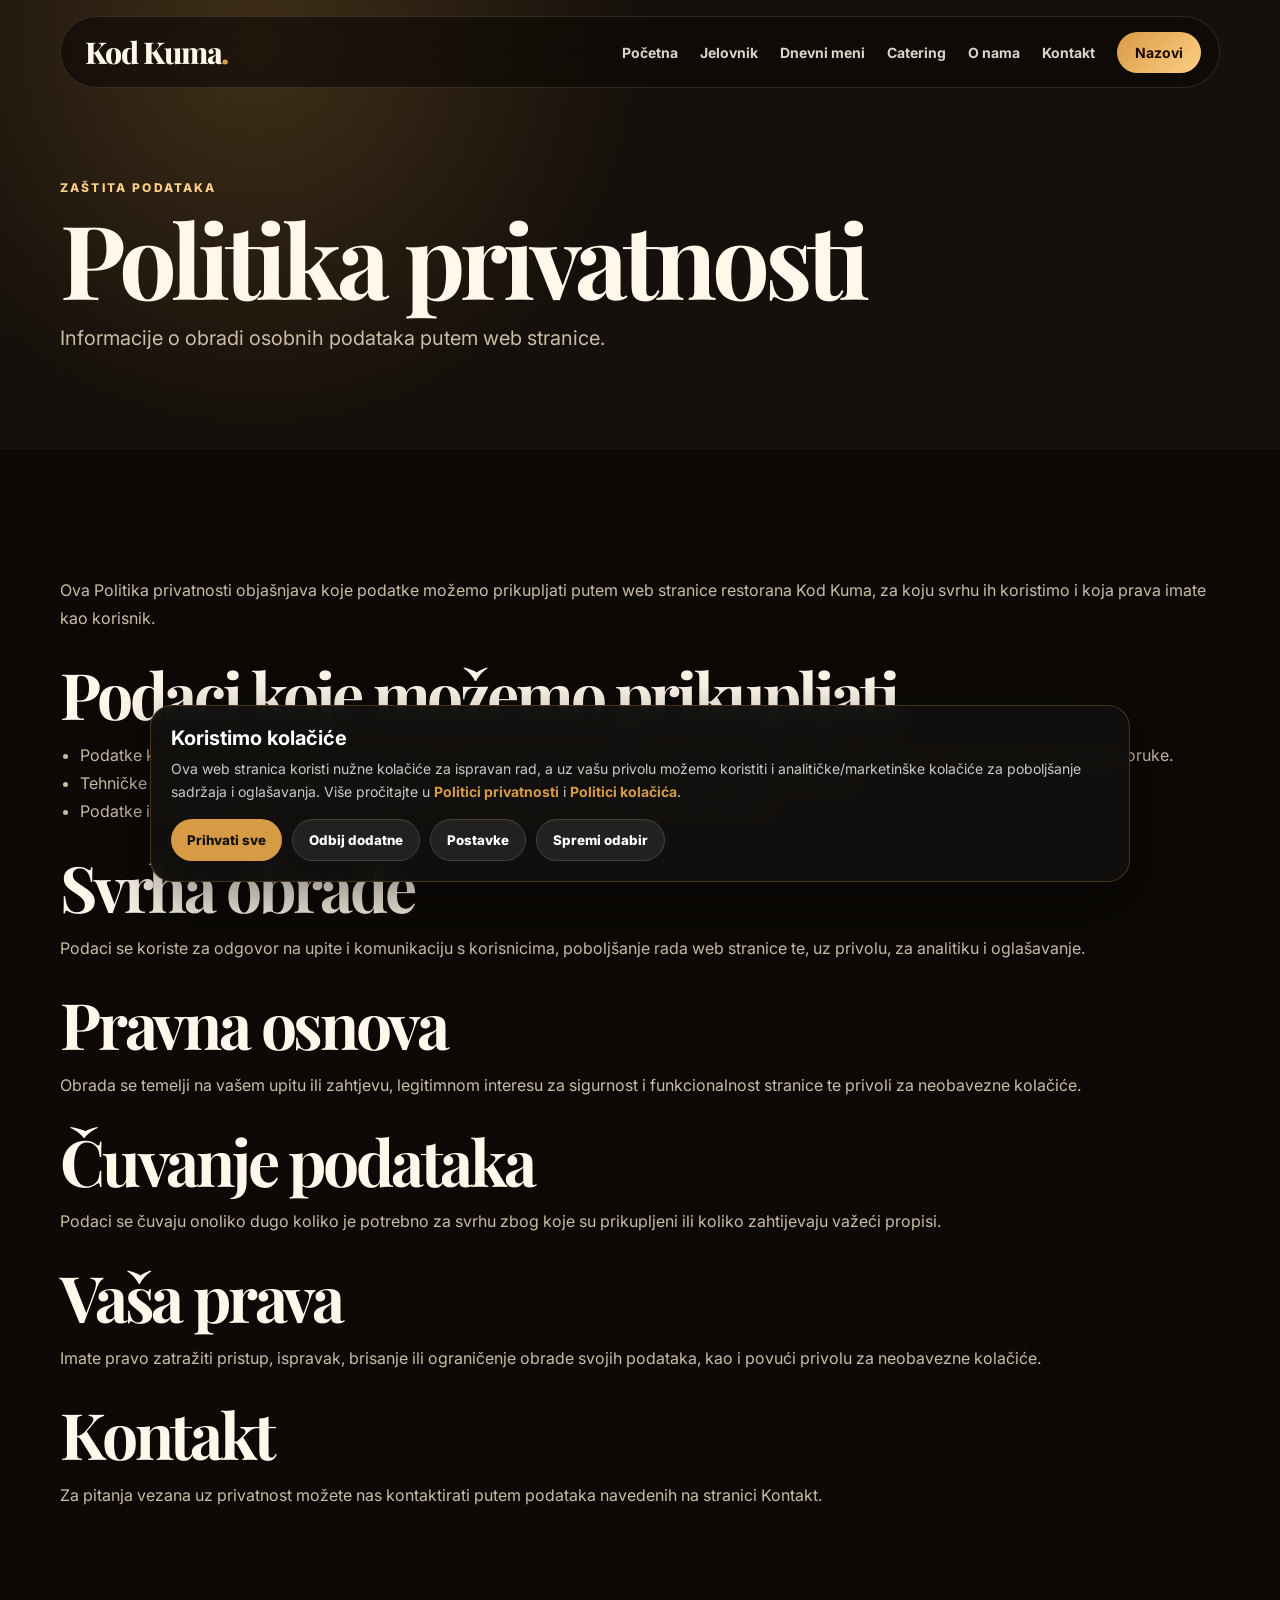
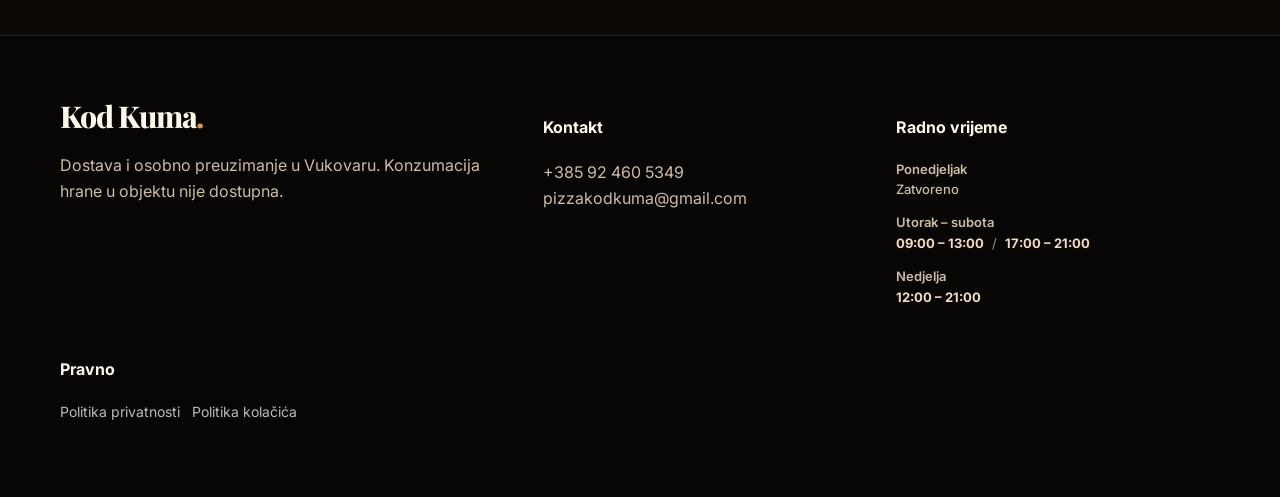
<file: politika-privatnosti.html>
<!doctype html>
<html lang="hr">
<head>
<script>
  // Prikaz animacije samo pri prvom posjetu tijekom ove sesije.
  (function () {
    try {
      if (!window.matchMedia('(prefers-reduced-motion: reduce)').matches &&
          sessionStorage.getItem('kod-kuma-intro-v1') !== 'seen') {
        document.documentElement.classList.add('kk-intro-active');
        sessionStorage.setItem('kod-kuma-intro-v1', 'seen');
      }
    } catch (error) {
      // Bez pohrane sesije stranica i dalje ostaje funkcionalna.
    }
  }());
</script>
<script src="assets/js/intro.js" defer></script>

  <meta charset="utf-8" />
  <meta name="viewport" content="width=device-width, initial-scale=1" />
  <title>Politika privatnosti | Kod Kuma</title>
  <meta name="description" content="Politika privatnosti web stranice restorana Kod Kuma." />
  <link rel="preconnect" href="https://fonts.googleapis.com">
  <link rel="preconnect" href="https://fonts.gstatic.com" crossorigin>
  <link href="https://fonts.googleapis.com/css2?family=Inter:wght@400;500;600;700;800&family=Playfair+Display:wght@600;700;800&display=swap" rel="stylesheet">
  <link rel="stylesheet" href="assets/css/style.css?v=20261127" />
<link rel="canonical" href="https://kod-kuma.hr/politika-privatnosti.html"></head>
<body>
<div class="kk-intro-overlay" aria-label="Kod Kuma – uvodna animacija">
  <div class="kk-intro-art">
    <img class="kk-intro-drawing" src="assets/img/kod-kuma-logo-trace.svg" width="966" height="769" alt="" fetchpriority="high">
    <img class="kk-intro-original" src="assets/img/kod-kuma-logo.webp" width="966" height="769" alt="" fetchpriority="high">
  </div>
  <button class="kk-intro-skip" type="button">Preskoči intro</button>
</div>

  <header class="site-header">
    <a class="logo" href="index.html">Kod Kuma<span>.</span></a>
    <button class="menu-toggle" type="button" aria-label="Otvori meni" aria-controls="primary-navigation" aria-expanded="false">☰</button>
    <nav class="nav" id="primary-navigation" aria-label="Glavna navigacija">
      <a href="index.html">Početna</a>
      <a href="jelovnik.html">Jelovnik</a>
      <a href="dnevni-meni.html">Dnevni meni</a>
      <a href="catering.html">Catering</a>
      <a href="o-nama.html">O nama</a>
      <a href="kontakt.html">Kontakt</a>
      <a class="nav-cta" href="tel:+385924605349" aria-label="Nazovi Kod Kuma za narudžbu">Nazovi</a>
    </nav>
  </header>

  <main>
    <section class="page-hero"><div class="container"><p class="eyebrow">Zaštita podataka</p><h1>Politika privatnosti</h1><p>Informacije o obradi osobnih podataka putem web stranice.</p></div></section>
    <section class="section-padding"><div class="container policy-content">
      <p>Ova Politika privatnosti objašnjava koje podatke možemo prikupljati putem web stranice restorana Kod Kuma, za koju svrhu ih koristimo i koja prava imate kao korisnik.</p>
      <h2>Podaci koje možemo prikupljati</h2>
      <ul>
        <li>Podatke koje nam dobrovoljno dostavite putem e-maila ili drugih navedenih kontakt kanala, poput imena, telefona, e-mail adrese i sadržaja poruke.</li>
        <li>Tehničke podatke potrebne za rad stranice, poput vrste preglednika, uređaja i osnovnih zapisa o pristupu.</li>
        <li>Podatke iz analitičkih ili marketinških alata samo ako za to date privolu putem cookie bannera.</li>
      </ul>
      <h2>Svrha obrade</h2>
      <p>Podaci se koriste za odgovor na upite i komunikaciju s korisnicima, poboljšanje rada web stranice te, uz privolu, za analitiku i oglašavanje.</p>
      <h2>Pravna osnova</h2>
      <p>Obrada se temelji na vašem upitu ili zahtjevu, legitimnom interesu za sigurnost i funkcionalnost stranice te privoli za neobavezne kolačiće.</p>
      <h2>Čuvanje podataka</h2>
      <p>Podaci se čuvaju onoliko dugo koliko je potrebno za svrhu zbog koje su prikupljeni ili koliko zahtijevaju važeći propisi.</p>
      <h2>Vaša prava</h2>
      <p>Imate pravo zatražiti pristup, ispravak, brisanje ili ograničenje obrade svojih podataka, kao i povući privolu za neobavezne kolačiće.</p>
      <h2>Kontakt</h2>
      <p>Za pitanja vezana uz privatnost možete nas kontaktirati putem podataka navedenih na stranici Kontakt.</p>
    </div></section>
  </main>

  <footer class="footer">
    <div class="container footer-grid">
      <div><a class="logo" href="index.html">Kod Kuma<span>.</span></a><p>Dostava i osobno preuzimanje u Vukovaru. Konzumacija hrane u objektu nije dostupna.</p></div>
      <div><h4>Kontakt</h4><p>+385 92 460 5349<br>pizzakodkuma@gmail.com</p></div>
      <div><h4>Radno vrijeme</h4><div class="hours-schedule" aria-label="Radno vrijeme">
  <div class="hours-schedule-row"><span class="hours-schedule-day">Ponedjeljak</span><strong class="hours-schedule-time hours-schedule-closed">Zatvoreno</strong></div>
  <div class="hours-schedule-row"><span class="hours-schedule-day">Utorak – subota</span><strong class="hours-schedule-time hours-time-pair"><span>09:00 – 13:00</span><span class="hours-sep" aria-hidden="true">/</span><span>17:00 – 21:00</span></strong></div>
  <div class="hours-schedule-row"><span class="hours-schedule-day">Nedjelja</span><strong class="hours-schedule-time">12:00 – 21:00</strong></div>
</div></div>
      <div><h4>Pravno</h4><p class="footer-legal"><a href="politika-privatnosti.html">Politika privatnosti</a><a href="politika-kolacica.html">Politika kolačića</a></p></div>
    </div>
  </footer>
  <script src="assets/js/main.js?v=20261127"></script>

  <div class="cookie-banner" role="dialog" aria-live="polite" aria-label="Postavke kolačića">
    <h3>Koristimo kolačiće</h3>
    <p>Ova web stranica koristi nužne kolačiće za ispravan rad, a uz vašu privolu možemo koristiti i analitičke/marketinške kolačiće za poboljšanje sadržaja i oglašavanja. Više pročitajte u <a href="politika-privatnosti.html">Politici privatnosti</a> i <a href="politika-kolacica.html">Politici kolačića</a>.</p>
    <div class="cookie-panel">
      <label class="cookie-option">
        <span><strong>Nužni kolačići</strong><span>Uvijek aktivni jer omogućuju osnovni rad stranice.</span></span>
        <input type="checkbox" checked disabled>
      </label>
      <label class="cookie-option">
        <span><strong>Analitički kolačići</strong><span>Pomažu razumjeti posjećenost i poboljšati stranicu.</span></span>
        <input id="cookie-analytics" type="checkbox">
      </label>
      <label class="cookie-option">
        <span><strong>Marketinški kolačići</strong><span>Koriste se za oglašavanje i mjerenje kampanja, ako ih stranica koristi.</span></span>
        <input id="cookie-marketing" type="checkbox">
      </label>
    </div>
    <div class="cookie-actions">
      <button class="cookie-btn accept" type="button" data-cookie-accept>Prihvati sve</button>
      <button class="cookie-btn reject" type="button" data-cookie-reject>Odbij dodatne</button>
      <button class="cookie-btn settings" type="button" data-cookie-settings>Postavke</button>
      <button class="cookie-btn settings" type="button" data-cookie-save>Spremi odabir</button>
    </div>
  </div>

</body>
</html>
</file>
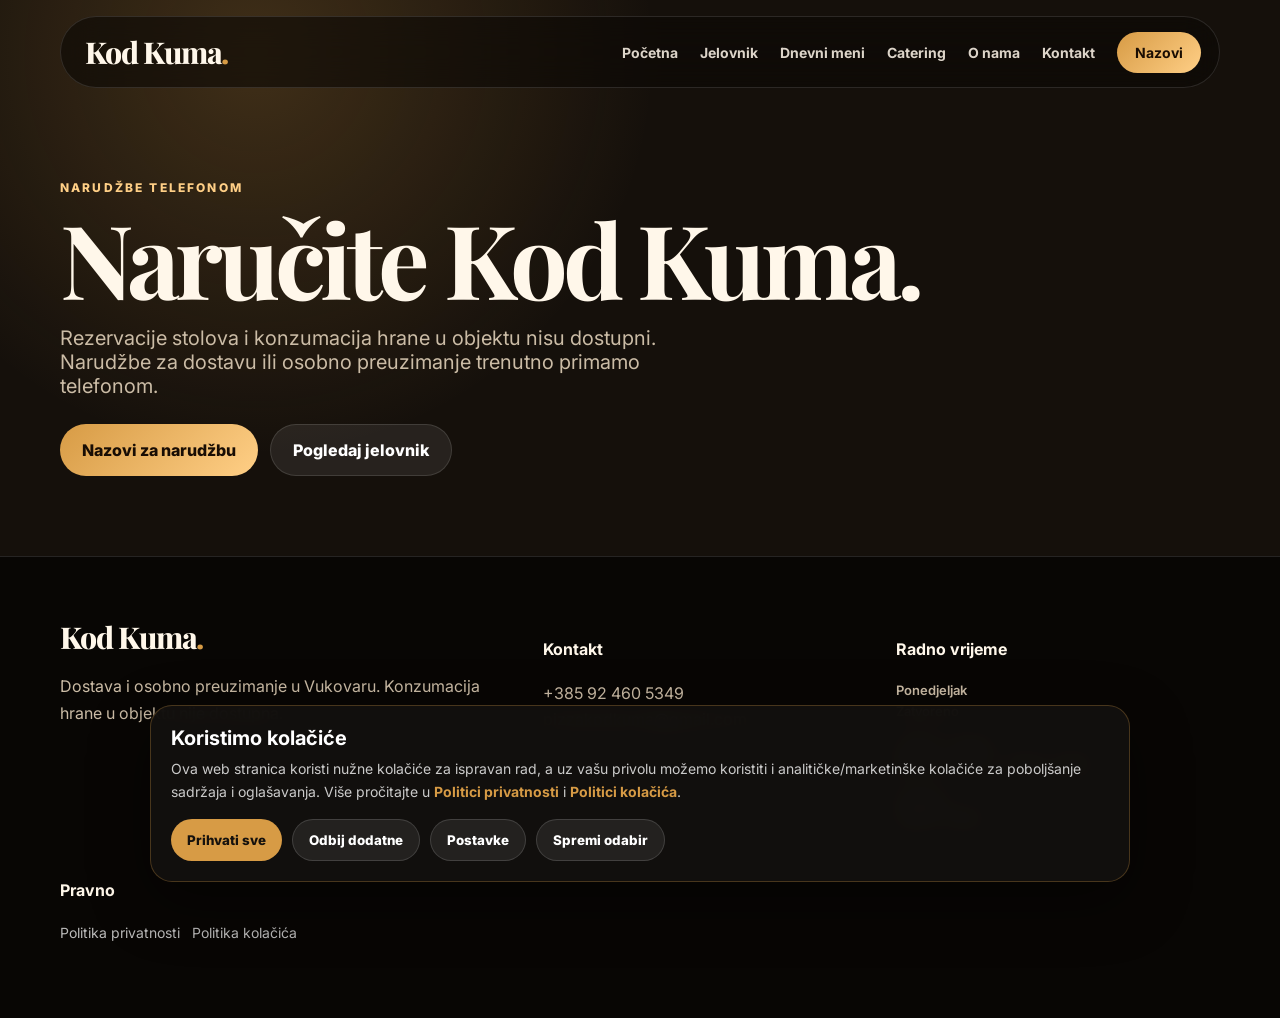
<file: rezervacija.html>
<!doctype html><html lang="hr"><head>
<script>
  // Prikaz animacije samo pri prvom posjetu tijekom ove sesije.
  (function () {
    try {
      if (!window.matchMedia('(prefers-reduced-motion: reduce)').matches &&
          sessionStorage.getItem('kod-kuma-intro-v1') !== 'seen') {
        document.documentElement.classList.add('kk-intro-active');
        sessionStorage.setItem('kod-kuma-intro-v1', 'seen');
      }
    } catch (error) {
      // Bez pohrane sesije stranica i dalje ostaje funkcionalna.
    }
  }());
</script>
<script src="assets/js/intro.js" defer></script>
<meta charset="utf-8"><meta name="viewport" content="width=device-width, initial-scale=1"><title>Narudžbe telefonom | Kod Kuma</title><meta name="description" content="Kod Kuma ne prima rezervacije stolova. Jela su dostupna za dostavu ili osobno preuzimanje u objektu."><link rel="preconnect" href="https://fonts.googleapis.com"><link rel="preconnect" href="https://fonts.gstatic.com" crossorigin><link href="https://fonts.googleapis.com/css2?family=Inter:wght@400;500;600;700;800&family=Playfair+Display:wght@600;700;800&display=swap" rel="stylesheet"><link rel="stylesheet" href="assets/css/style.css?v=20261127"><link rel="canonical" href="https://kod-kuma.hr/rezervacija.html"></head><body>
<div class="kk-intro-overlay" aria-label="Kod Kuma – uvodna animacija">
  <div class="kk-intro-art">
    <img class="kk-intro-drawing" src="assets/img/kod-kuma-logo-trace.svg" width="966" height="769" alt="" fetchpriority="high">
    <img class="kk-intro-original" src="assets/img/kod-kuma-logo.webp" width="966" height="769" alt="" fetchpriority="high">
  </div>
  <button class="kk-intro-skip" type="button">Preskoči intro</button>
</div>
<header class="site-header"><a class="logo" href="index.html" aria-label="Kod Kuma početna">Kod Kuma<span>.</span></a><button class="menu-toggle" type="button" aria-label="Otvori meni" aria-controls="primary-navigation" aria-expanded="false">☰</button><nav class="nav" id="primary-navigation" aria-label="Glavna navigacija">
      <a href="index.html">Početna</a>
      <a href="jelovnik.html">Jelovnik</a>
      <a href="dnevni-meni.html">Dnevni meni</a>
      <a href="catering.html">Catering</a>
      <a href="o-nama.html">O nama</a>
      <a href="kontakt.html">Kontakt</a>
      <a class="nav-cta" href="tel:+385924605349" aria-label="Nazovi Kod Kuma za narudžbu">Nazovi</a>
    </nav></header><main><section class="page-hero"><div class="container"><p class="eyebrow">Narudžbe telefonom</p><h1>Naručite Kod Kuma.</h1><p>Rezervacije stolova i konzumacija hrane u objektu nisu dostupni. Narudžbe za dostavu ili osobno preuzimanje trenutno primamo telefonom.</p><div class="hero-actions"><a class="btn primary" href="tel:+385924605349">Nazovi za narudžbu</a><a class="btn ghost" href="jelovnik.html">Pogledaj jelovnik</a></div></div></section></main><footer class="footer"><div class="container footer-grid"><div><a class="logo" href="index.html">Kod Kuma<span>.</span></a><p>Dostava i osobno preuzimanje u Vukovaru. Konzumacija hrane u objektu nije dostupna.</p></div><div><h4>Kontakt</h4><p>+385 92 460 5349<br>pizzakodkuma@gmail.com</p></div><div><h4>Radno vrijeme</h4><div class="hours-schedule" aria-label="Radno vrijeme">
  <div class="hours-schedule-row"><span class="hours-schedule-day">Ponedjeljak</span><strong class="hours-schedule-time hours-schedule-closed">Zatvoreno</strong></div>
  <div class="hours-schedule-row"><span class="hours-schedule-day">Utorak – subota</span><strong class="hours-schedule-time hours-time-pair"><span>09:00 – 13:00</span><span class="hours-sep" aria-hidden="true">/</span><span>17:00 – 21:00</span></strong></div>
  <div class="hours-schedule-row"><span class="hours-schedule-day">Nedjelja</span><strong class="hours-schedule-time">12:00 – 21:00</strong></div>
</div></div><div><h4>Pravno</h4><p class="footer-legal"><a href="politika-privatnosti.html">Politika privatnosti</a><a href="politika-kolacica.html">Politika kolačića</a></p></div></div></footer><script src="assets/js/main.js?v=20261127"></script><div class="cookie-banner" role="dialog" aria-live="polite" aria-label="Postavke kolačića">
    <h3>Koristimo kolačiće</h3>
    <p>Ova web stranica koristi nužne kolačiće za ispravan rad, a uz vašu privolu možemo koristiti i analitičke/marketinške kolačiće za poboljšanje sadržaja i oglašavanja. Više pročitajte u <a href="politika-privatnosti.html">Politici privatnosti</a> i <a href="politika-kolacica.html">Politici kolačića</a>.</p>
    <div class="cookie-panel">
      <label class="cookie-option">
        <span><strong>Nužni kolačići</strong><span>Uvijek aktivni jer omogućuju osnovni rad stranice.</span></span>
        <input type="checkbox" checked disabled>
      </label>
      <label class="cookie-option">
        <span><strong>Analitički kolačići</strong><span>Pomažu razumjeti posjećenost i poboljšati stranicu.</span></span>
        <input id="cookie-analytics" type="checkbox">
      </label>
      <label class="cookie-option">
        <span><strong>Marketinški kolačići</strong><span>Koriste se za oglašavanje i mjerenje kampanja, ako ih stranica koristi.</span></span>
        <input id="cookie-marketing" type="checkbox">
      </label>
    </div>
    <div class="cookie-actions">
      <button class="cookie-btn accept" type="button" data-cookie-accept>Prihvati sve</button>
      <button class="cookie-btn reject" type="button" data-cookie-reject>Odbij dodatne</button>
      <button class="cookie-btn settings" type="button" data-cookie-settings>Postavke</button>
      <button class="cookie-btn settings" type="button" data-cookie-save>Spremi odabir</button>
    </div>
  </div>

</body></html>
</file>
<file: assets/css/style.css>
:root{
  --bg:#0c0906;--bg2:#15100b;--text:#fff7ea;--muted:#cbbca6;--gold:#d79b45;--gold2:#ffcf86;--line:rgba(255,255,255,.12);--card:rgba(255,255,255,.06);
}
*{box-sizing:border-box}html{scroll-behavior:smooth}body{margin:0;background:var(--bg);color:var(--text);font-family:Inter,system-ui,sans-serif;overflow-x:hidden}a{color:inherit;text-decoration:none}img{max-width:100%;display:block}.container{width:min(1160px,calc(100% - 40px));margin:auto}.site-header{position:fixed;top:16px;left:50%;transform:translateX(-50%);width:min(1160px,calc(100% - 32px));height:72px;display:flex;align-items:center;justify-content:space-between;padding:0 18px 0 24px;border:1px solid var(--line);border-radius:999px;background:rgba(12,9,6,.62);backdrop-filter:blur(18px);z-index:50}.logo{font-family:'Playfair Display',serif;font-size:30px;font-weight:800;letter-spacing:-.04em}.logo span{color:var(--gold)}.nav{display:flex;gap:22px;align-items:center;font-weight:700;font-size:14px;color:rgba(255,247,234,.86)}.nav a:hover{color:#fff}.nav-cta{padding:12px 18px;border-radius:999px;background:linear-gradient(135deg,var(--gold),var(--gold2));color:#1a0d03!important}.menu-toggle{display:none;background:none;border:0;color:#fff;font-size:28px}.hero{position:relative;min-height:100vh;display:grid;place-items:center;overflow:hidden}.hero-bg{position:absolute;inset:0;background:url('../img/hero-restoran.avif') center/cover no-repeat;transform:scale(1.06)}.hero-overlay{position:absolute;inset:0;background:radial-gradient(circle at 35% 45%,rgba(0,0,0,.1),rgba(0,0,0,.78) 60%,#0c0906 100%),linear-gradient(90deg,rgba(0,0,0,.72),transparent)}.hero-content{position:relative;z-index:2;width:min(760px,calc(100% - 40px));margin-right:auto;margin-left:clamp(20px,8vw,120px);padding-top:80px}.eyebrow{text-transform:uppercase;letter-spacing:.18em;font-size:12px;font-weight:800;color:var(--gold2);margin:0 0 14px}.hero h1,.page-hero h1,h2{font-family:'Playfair Display',serif;line-height:.95;letter-spacing:-.05em;margin:0}.hero h1{font-size:clamp(54px,8vw,110px);max-width:850px}.hero p:not(.eyebrow){font-size:clamp(17px,2vw,21px);color:var(--muted);line-height:1.65;max-width:650px}.btn{display:inline-flex;align-items:center;justify-content:center;min-height:52px;padding:0 22px;border-radius:999px;font-weight:800;border:1px solid var(--line);transition:.25s}.btn.primary{background:linear-gradient(135deg,var(--gold),var(--gold2));color:#180d04;border:0}.btn.ghost{background:rgba(255,255,255,.08);color:#fff}.btn:hover{transform:translateY(-2px)}.hero-actions,.panorama-buttons{display:flex;gap:12px;flex-wrap:wrap;margin-top:26px}.section-padding{padding:110px 0}.two-col{display:grid;grid-template-columns:1fr 1.1fr;gap:70px;align-items:start}h2{font-size:clamp(42px,5vw,76px)}.large{font-size:22px;line-height:1.7;color:var(--muted);margin:0}.panorama-section{height:480vh;position:relative}.panorama-sticky{position:sticky;top:0;height:100vh;overflow:hidden;background:#000}.panorama-img{position:absolute;inset:0;background-image:url('../img/panorama-restoran.avif');background-size:auto 112%;background-position:0% center;background-repeat:no-repeat;will-change:background-position,transform;transform:scale(1.04)}.panorama-dark{position:absolute;inset:0;background:linear-gradient(90deg,rgba(0,0,0,.72),rgba(0,0,0,.2) 45%,rgba(0,0,0,.82)),linear-gradient(0deg,rgba(0,0,0,.65),transparent 35%,rgba(0,0,0,.35))}.panorama-copy{position:absolute;left:clamp(22px,8vw,110px);top:50%;transform:translateY(-50%);width:min(520px,calc(100% - 44px));opacity:0;pointer-events:none}.panorama-copy h2{font-size:clamp(42px,6vw,86px);text-shadow:0 18px 70px rgba(0,0,0,.8)}.panorama-copy p:not(.eyebrow){font-size:18px;line-height:1.7;color:#eadbc6}.copy-4{pointer-events:auto}.panorama-progress{position:absolute;left:50%;bottom:34px;transform:translateX(-50%);width:min(520px,calc(100% - 44px));height:4px;background:rgba(255,255,255,.18);border-radius:999px;overflow:hidden}.panorama-progress span{display:block;width:0%;height:100%;background:linear-gradient(90deg,var(--gold),var(--gold2))}.section-head{text-align:center;margin-bottom:42px}.cards{display:grid;grid-template-columns:repeat(3,1fr);gap:18px}.card,.menu-box,.contact-card,.form,.map-placeholder{border:1px solid var(--line);background:linear-gradient(180deg,rgba(255,255,255,.08),rgba(255,255,255,.035));border-radius:28px;padding:28px}.card span{color:var(--gold2);font-weight:900}.card h3{font-size:24px;margin:22px 0 10px}.card p,.footer p,.menu-box,.contact-card{color:var(--muted);line-height:1.65}.page-hero{padding:180px 0 80px;background:radial-gradient(circle at 20% 10%,rgba(215,155,69,.22),transparent 35%),var(--bg2)}.page-hero h1{font-size:clamp(56px,8vw,108px)}.page-hero p:not(.eyebrow){font-size:20px;color:var(--muted);max-width:650px}.menu-grid{display:grid;grid-template-columns:repeat(2,1fr);gap:22px}.menu-box h2{font-size:38px;margin-bottom:22px}.menu-item{display:flex;justify-content:space-between;gap:20px;padding:17px 0;border-bottom:1px solid var(--line);font-weight:700;color:#fff}.menu-item span{display:block;min-width:0}.menu-item small{display:block;margin-top:6px;color:var(--muted);font-weight:500;line-height:1.45}.menu-note{margin:-10px 0 14px;color:var(--muted);line-height:1.6}.menu-item b{color:var(--gold2);white-space:nowrap;flex-shrink:0}.form-wrap{width:min(720px,calc(100% - 40px))}.form{display:grid;gap:16px}.form label{display:grid;gap:8px;color:var(--muted);font-weight:700}.form input,.form select,.form textarea{width:100%;border:1px solid var(--line);background:rgba(0,0,0,.25);color:#fff;border-radius:16px;padding:16px;font:inherit}.form textarea{min-height:130px}
/* Ispravak za mobile: datum i vrijeme su centrirani u boxu */
.form label.centered-picker{
  text-align:center;
}
.form label.centered-picker input[type="date"],
.form label.centered-picker input[type="time"]{
  min-height:70px;
  height:70px;
  display:flex;
  align-items:center;
  justify-content:center;
  text-align:center;
  padding:0 18px;
  line-height:70px;
  -webkit-appearance:none;
  appearance:none;
}
.form label.centered-picker input[type="date"]::-webkit-date-and-time-value,
.form label.centered-picker input[type="time"]::-webkit-date-and-time-value{
  text-align:center;
  width:100%;
}
.form label.centered-picker input[type="date"]::-webkit-calendar-picker-indicator,
.form label.centered-picker input[type="time"]::-webkit-calendar-picker-indicator{
  position:absolute;
  right:18px;
  opacity:.65;
  filter:invert(1);
}
.form label.centered-picker input[type="date"],
.form label.centered-picker input[type="time"]{
  position:relative;
}
.contact-grid{display:grid;grid-template-columns:1fr 1.2fr;gap:22px}.map-placeholder{min-height:340px;display:grid;place-items:center;color:var(--muted);background:linear-gradient(135deg,rgba(215,155,69,.12),rgba(255,255,255,.04))}.footer{padding:60px 0;border-top:1px solid var(--line);background:#080604}.footer-grid{display:grid;grid-template-columns:1.4fr 1fr 1fr;gap:30px}.reveal{opacity:0;transform:translateY(36px)}
@media (max-width:900px){.menu-toggle{display:block}.nav{position:absolute;top:86px;left:0;right:0;display:none;flex-direction:column;align-items:stretch;padding:20px;background:rgba(12,9,6,.96);border:1px solid var(--line);border-radius:26px}.nav.open{display:flex}.two-col,.cards,.menu-grid,.contact-grid,.footer-grid{grid-template-columns:1fr}.section-padding{padding:76px 0}.panorama-img{background-size:auto 105%}.panorama-copy{top:auto;bottom:86px;transform:none}.hero-content{margin-left:20px}.site-header{top:10px}.hero h1{font-size:52px}}
@media (prefers-reduced-motion:reduce){*{scroll-behavior:auto!important;animation:none!important;transition:none!important}.reveal{opacity:1;transform:none}.panorama-copy{opacity:1;position:relative;top:auto;bottom:auto;transform:none;padding:30px}.panorama-section{height:auto}.panorama-sticky{position:relative;height:auto;min-height:100vh}}

/* Online narudžba - izbor jela i količina */
.order-builder{
  display:grid;
  gap:16px;
  border:1px solid var(--line);
  background:rgba(0,0,0,.16);
  border-radius:24px;
  padding:20px;
}
.order-builder-head{
  display:flex;
  align-items:flex-end;
  justify-content:space-between;
  gap:18px;
  margin-bottom:4px;
}
.order-builder-head h2{
  font-family:Inter,system-ui,sans-serif;
  font-size:24px;
  letter-spacing:-.03em;
  line-height:1.15;
  margin:4px 0 0;
}
.order-builder-head p{
  max-width:260px;
  margin:0;
  color:var(--muted);
  line-height:1.5;
  font-size:14px;
}
.small-label{
  color:var(--gold2);
  text-transform:uppercase;
  letter-spacing:.14em;
  font-size:11px;
  font-weight:900;
}
.order-row{
  display:grid;
  grid-template-columns:1fr 120px;
  gap:12px;
  align-items:end;
}
.order-row select,
.order-row input[type="number"]{
  min-height:58px;
}
.order-row input[type="number"]{
  text-align:center;
  font-weight:800;
}
@media (max-width:640px){
  .order-builder{padding:16px;border-radius:22px}
  .order-builder-head{display:block}
  .order-builder-head p{max-width:none;margin-top:8px}
  .order-row{grid-template-columns:1fr 96px;gap:10px}
  .order-row select,.order-row input[type="number"]{min-height:56px;padding:13px 12px}
}

.add-dish-btn{
  width:max-content;
  margin-top:4px;
  cursor:pointer;
}
.order-total-box{
  display:flex;
  justify-content:space-between;
  align-items:center;
  gap:16px;
  border:1px solid rgba(255,255,255,.12);
  background:linear-gradient(135deg,rgba(215,155,69,.16),rgba(255,255,255,.04));
  border-radius:20px;
  padding:18px 20px;
  margin-top:4px;
}
.order-total-box span{
  color:var(--muted);
  font-weight:800;
}
.order-total-box strong{
  color:#fff;
  font-size:26px;
  letter-spacing:-.03em;
}
@media (max-width:640px){
  .add-dish-btn{width:100%}
  .order-total-box{padding:16px;align-items:flex-start;flex-direction:column;gap:6px}
  .order-total-box strong{font-size:24px}
}


/* Dorada: centriranje polja za vrijeme na stranici online narudžbe */
.form label.centered-picker{
  text-align:left;
}
.form label.centered-picker input[type="time"]{
  width:100%;
  min-height:70px;
  height:70px;
  display:flex;
  align-items:center;
  justify-content:center;
  text-align:center;
  text-align-last:center;
  padding:0 18px;
  line-height:70px;
  box-sizing:border-box;
  -webkit-appearance:none;
  appearance:none;
}
.form label.centered-picker input[type="time"]::-webkit-date-and-time-value{
  width:100%;
  text-align:center;
  display:block;
}
.form label.centered-picker input[type="time"]::-webkit-calendar-picker-indicator{
  position:absolute;
  right:18px;
  opacity:.65;
  filter:invert(1);
}
.form label.centered-picker input[type="time"]{
  position:relative;
}


/* GDPR / Cookie banner */
.cookie-banner{
  position:fixed;
  left:18px;
  right:18px;
  bottom:18px;
  z-index:9999;
  max-width:980px;
  margin:0 auto;
  background:rgba(18,16,14,.96);
  border:1px solid rgba(215,155,69,.28);
  box-shadow:0 20px 60px rgba(0,0,0,.45);
  border-radius:22px;
  padding:20px;
  color:#fff;
  backdrop-filter:blur(12px);
  display:none;
}
.cookie-banner.show{display:block}
.cookie-banner h3{
  margin:0 0 8px;
  font-size:20px;
  color:#fff;
}
.cookie-banner p{
  margin:0;
  color:rgba(255,255,255,.78);
  line-height:1.6;
  font-size:14px;
}
.cookie-banner a{
  color:#d79b45;
  text-decoration:none;
  font-weight:700;
}
.cookie-actions{
  display:flex;
  flex-wrap:wrap;
  gap:10px;
  margin-top:16px;
}
.cookie-btn{
  border:0;
  border-radius:999px;
  padding:12px 16px;
  cursor:pointer;
  font-weight:800;
  font-family:inherit;
}
.cookie-btn.accept{
  background:#d79b45;
  color:#15110d;
}
.cookie-btn.reject,
.cookie-btn.settings{
  background:rgba(255,255,255,.08);
  color:#fff;
  border:1px solid rgba(255,255,255,.14);
}
.cookie-panel{
  display:none;
  margin-top:14px;
  padding-top:14px;
  border-top:1px solid rgba(255,255,255,.12);
}
.cookie-panel.show{display:block}
.cookie-option{
  display:flex;
  justify-content:space-between;
  align-items:center;
  gap:16px;
  margin-top:10px;
  padding:12px;
  border-radius:16px;
  background:rgba(255,255,255,.05);
}
.cookie-option strong{display:block;color:#fff}
.cookie-option span{display:block;color:rgba(255,255,255,.65);font-size:13px;margin-top:2px}
.cookie-option input{width:20px;height:20px;accent-color:#d79b45}
.footer-legal{
  margin-top:14px;
  display:flex;
  flex-wrap:wrap;
  gap:12px;
  font-size:14px;
}
.footer-legal a{
  color:rgba(255,255,255,.72);
  text-decoration:none;
}
.footer-legal a:hover{color:#d79b45}
.policy-content h2{margin-top:32px}
.policy-content p,.policy-content li{color:var(--muted);line-height:1.75}
.policy-content ul{padding-left:20px}
@media (max-width:640px){
  .cookie-banner{left:12px;right:12px;bottom:12px;padding:16px;border-radius:18px}
  .cookie-actions{flex-direction:column}
  .cookie-btn{width:100%}
  .cookie-option{align-items:flex-start}
}

/* Obavijest o neradnim danima — brendirani modal */
body.opening-modal-active{
  overflow:hidden;
}
.opening-modal{
  position:fixed;
  inset:0;
  z-index:12000;
  display:grid;
  place-items:center;
  padding:22px;
  opacity:0;
  visibility:hidden;
  transition:opacity .45s ease,visibility .45s ease;
}
.opening-modal.is-visible{
  opacity:1;
  visibility:visible;
}
.opening-modal-backdrop{
  position:absolute;
  inset:0;
  background:
    radial-gradient(circle at 50% 35%,rgba(215,155,69,.18),transparent 44%),
    rgba(5,3,2,.88);
  backdrop-filter:blur(14px);
  -webkit-backdrop-filter:blur(14px);
}
.opening-modal-card{
  position:relative;
  width:min(760px,100%);
  min-height:540px;
  overflow:hidden;
  display:grid;
  place-items:center;
  text-align:center;
  border:1px solid rgba(255,207,134,.3);
  border-radius:34px;
  background:#0c0906;
  box-shadow:0 34px 110px rgba(0,0,0,.72);
  transform:translateY(26px) scale(.97);
  transition:transform .55s cubic-bezier(.22,1,.36,1);
}
.opening-modal.is-visible .opening-modal-card{
  transform:translateY(0) scale(1);
}
.opening-modal-image{
  position:absolute;
  inset:0;
  background:url('../img/hero-restoran.avif') center/cover no-repeat;
  transform:scale(1.04);
}
.opening-modal-shade{
  position:absolute;
  inset:0;
  background:
    linear-gradient(180deg,rgba(8,5,3,.5),rgba(8,5,3,.9)),
    radial-gradient(circle at 50% 42%,transparent 0,rgba(8,5,3,.4) 70%);
}
.opening-modal-content{
  position:relative;
  z-index:2;
  width:min(610px,calc(100% - 40px));
  padding:64px 20px 54px;
}
.opening-modal-logo{
  display:inline-block;
  margin-bottom:34px;
  font-family:'Playfair Display',serif;
  font-size:clamp(30px,5vw,42px);
  font-weight:800;
  letter-spacing:-.05em;
}
.opening-modal-logo span{
  color:var(--gold);
}
.opening-modal-kicker{
  display:inline-flex;
  align-items:center;
  gap:10px;
  margin:0 0 18px;
  color:var(--gold2);
  font-size:12px;
  font-weight:900;
  letter-spacing:.2em;
  text-transform:uppercase;
}
.opening-modal-kicker::before,
.opening-modal-kicker::after{
  content:'';
  width:28px;
  height:1px;
  background:linear-gradient(90deg,transparent,var(--gold2));
}
.opening-modal-kicker::after{
  background:linear-gradient(90deg,var(--gold2),transparent);
}
.opening-modal h2{
  margin:0;
  font-size:clamp(38px,6.6vw,64px);
  line-height:1.04;
  text-shadow:0 14px 48px rgba(0,0,0,.5);
}
.opening-modal-text{
  max-width:520px;
  margin:24px auto 0;
  color:#e2d3bf;
  font-size:clamp(16px,2vw,19px);
  line-height:1.7;
}
.opening-modal-btn{
  margin-top:32px;
  min-width:245px;
  cursor:pointer;
  font:inherit;
}
.opening-modal-note{
  display:block;
  margin-top:18px;
  color:rgba(255,247,234,.56);
  font-size:12px;
  letter-spacing:.08em;
  text-transform:uppercase;
}
.opening-modal-close{
  position:absolute;
  z-index:3;
  top:18px;
  right:18px;
  width:44px;
  height:44px;
  display:grid;
  place-items:center;
  border:1px solid rgba(255,255,255,.16);
  border-radius:50%;
  background:rgba(12,9,6,.48);
  color:#fff;
  font-size:24px;
  line-height:1;
  cursor:pointer;
  backdrop-filter:blur(8px);
  transition:background .25s ease,transform .25s ease;
}
.opening-modal-close:hover{
  background:rgba(215,155,69,.22);
  transform:rotate(6deg);
}
@media (max-width:640px){
  .opening-modal{padding:12px}
  .opening-modal-card{min-height:min(520px,calc(100vh - 24px));max-height:calc(100vh - 24px);max-height:calc(100dvh - 24px);overflow-y:auto;border-radius:26px}
  .opening-modal-content{width:calc(100% - 28px);padding:54px 8px 30px}
  .opening-modal-logo{margin-bottom:24px}
  .opening-modal h2{font-size:clamp(32px,9vw,48px)}
  .opening-modal-text{font-size:16px;line-height:1.6}
  .opening-modal-btn{width:100%;min-width:0}
  .opening-modal-note{font-size:10px}
  .opening-modal-close{top:14px;right:14px}
}
@media (prefers-reduced-motion:reduce){
  .opening-modal,.opening-modal-card{transition:none}
}


/* Web3Forms status za online narudžbe */
.order-form-status{
  min-height:0;
  padding:0;
  border:0;
  border-radius:16px;
  font-weight:700;
  line-height:1.5;
  transition:.2s ease;
}
.order-form-status.success,
.order-form-status.error{
  padding:15px 18px;
  border:1px solid var(--line);
}
.order-form-status.success{
  background:rgba(77,156,96,.13);
  color:#c9efcf;
  border-color:rgba(115,204,135,.3);
}
.order-form-status.error{
  background:rgba(176,74,60,.13);
  color:#ffd2ca;
  border-color:rgba(230,108,90,.28);
}
#order-submit:disabled{
  opacity:.65;
  cursor:wait;
  transform:none;
}


/* Sidrene cijene + digitalni cjenik — 01.10.2026. */
.pricing-law-note{display:flex;align-items:center;gap:14px;width:max-content;max-width:100%;margin-top:24px;padding:12px 15px;border:1px solid rgba(255,207,134,.22);border-radius:18px;background:rgba(255,255,255,.045);backdrop-filter:blur(10px)}
.pricing-law-note>span{flex:0 0 auto;display:inline-flex;align-items:center;justify-content:center;min-height:34px;padding:0 11px;border-radius:999px;background:linear-gradient(135deg,var(--gold),var(--gold2));color:#1a0d03;font-size:11px;font-weight:900;letter-spacing:.08em}
.pricing-law-note p{margin:0!important;font-size:13px!important;line-height:1.45!important;color:#e9dcc8!important}
.menu-price-block{flex:0 0 auto;display:flex;flex-direction:column;align-items:flex-end;gap:7px;text-align:right}
.menu-price-block>b{color:var(--gold2);white-space:nowrap}
.menu-reference-price{display:flex;align-items:center;gap:7px;padding:6px 9px;border:1px solid rgba(255,207,134,.14);border-radius:999px;background:rgba(215,155,69,.065);white-space:nowrap}
.menu-reference-price small{display:inline!important;margin:0!important;color:#a99a86!important;font-size:9px!important;font-weight:800!important;line-height:1!important;letter-spacing:.04em;text-transform:uppercase}
.menu-reference-price strong{color:#f4dfbf;font-size:11px;font-weight:800;line-height:1}
.digital-price-wrap{margin-top:26px}
.digital-price-card{position:relative;overflow:hidden;display:grid;grid-template-columns:minmax(0,1.1fr) minmax(360px,.9fr);gap:42px;align-items:center;padding:38px;border:1px solid rgba(255,207,134,.18);border-radius:30px;background:linear-gradient(135deg,rgba(215,155,69,.11),rgba(255,255,255,.035) 50%,rgba(255,207,134,.06));box-shadow:0 28px 90px rgba(0,0,0,.22)}
.digital-price-card:after{content:"";position:absolute;right:-130px;top:-160px;width:340px;height:340px;border-radius:50%;background:radial-gradient(circle,rgba(255,207,134,.13),transparent 66%);pointer-events:none}
.digital-price-copy{position:relative;z-index:1}
.digital-price-copy h2{font-size:clamp(36px,4vw,58px);max-width:650px;margin-bottom:16px}
.digital-price-copy>p:not(.eyebrow){max-width:620px;margin:0;color:var(--muted);line-height:1.7}
.digital-price-actions{position:relative;z-index:1;display:grid;gap:12px}
.digital-download{display:grid;grid-template-columns:54px 1fr;gap:15px;align-items:center;min-height:74px;padding:13px 16px;border:1px solid rgba(255,255,255,.12);border-radius:20px;background:rgba(8,6,4,.34);transition:.25s ease}
.digital-download:hover{transform:translateY(-2px);border-color:rgba(255,207,134,.38);background:rgba(215,155,69,.09)}
.digital-file-type{display:grid;place-items:center;width:54px;height:46px;border-radius:14px;background:linear-gradient(135deg,var(--gold),var(--gold2));color:#1a0d03;font-size:12px;font-weight:900;letter-spacing:.08em}
.digital-download>span:last-child{display:grid;gap:3px}.digital-download strong{font-size:14px}.digital-download small{color:var(--muted);font-size:11px}
.digital-price-meta{grid-column:1/-1;display:flex;flex-wrap:wrap;gap:10px 20px;padding-top:18px;border-top:1px solid rgba(255,255,255,.09);color:#aa9d8c;font-size:11px}.digital-price-meta b{color:#e8d9c2}
.order-law-note{margin:2px 0 4px;padding:12px 14px;border:1px solid rgba(255,207,134,.15);border-radius:16px;background:rgba(215,155,69,.06);color:#bdaa91;font-size:12px;line-height:1.55}
.order-price-pair{display:none;margin-top:9px;padding:9px 11px;border:1px solid rgba(255,255,255,.09);border-radius:13px;background:rgba(255,255,255,.035);font-size:11px;line-height:1.45}
.order-price-pair.is-visible{display:flex;flex-wrap:wrap;gap:5px 12px}.order-price-pair span{color:#aa9d8c}.order-price-pair b{color:#fff2df}
.order-total-values{display:grid;gap:3px;text-align:right}.order-total-values small{color:#cfbfa8;font-size:11px;font-weight:700}
@media(max-width:900px){.digital-price-card{grid-template-columns:1fr;gap:26px;padding:28px}.digital-price-actions{grid-template-columns:repeat(2,minmax(0,1fr))}}
@media(max-width:640px){.pricing-law-note{width:100%;align-items:flex-start}.pricing-law-note p{font-size:12px!important}.menu-item{align-items:flex-start}.menu-price-block{gap:6px}.menu-reference-price{flex-direction:column;align-items:flex-end;gap:3px;border-radius:12px}.digital-price-wrap{margin-top:18px}.digital-price-card{padding:22px;border-radius:24px}.digital-price-copy h2{font-size:38px}.digital-price-actions{grid-template-columns:1fr}.digital-price-meta{display:grid}.order-price-pair.is-visible{display:grid}.order-total-values{text-align:left}}


/* 2026 menu expansion: editorial dark-gold layout, responsive category sections. */
.menu-page-body{padding-top:72px}
.page-hero .menu-hero-lead{font-size:clamp(16px,1.7vw,20px)!important;line-height:1.65;max-width:620px;margin:21px 0 0;color:#e5d3b8!important}
.page-hero h1 em{font-weight:600;color:var(--gold2)}
.menu-intro-bar{display:flex;align-items:end;justify-content:space-between;gap:34px;margin-bottom:28px}
.menu-intro-bar>div{max-width:700px}
.menu-intro-bar h2{font-size:clamp(37px,4.5vw,65px)}
.menu-intro-bar>p{max-width:380px;line-height:1.7;color:var(--muted);margin:0;font-size:14px}
.menu-intro-line{display:block;height:2px;width:42px;margin:0 0 18px;background:linear-gradient(90deg,var(--gold),transparent)}
.menu-category-nav{display:flex;flex-wrap:wrap;gap:9px;padding:20px 0 34px;border-bottom:1px solid var(--line)}
.menu-category-nav>a{display:inline-flex;align-items:center;gap:10px;min-height:42px;padding:10px 16px;border:1px solid rgba(255,207,134,.18);border-radius:999px;background:rgba(255,255,255,.035);color:#eadcc9;font-size:12px;font-weight:750;transition:background .25s,border-color .25s,transform .25s}
.menu-category-nav>a span{font-size:13px;color:var(--gold2)}
.menu-category-nav>a:hover,.menu-category-nav>a:focus-visible{background:rgba(215,155,69,.15);border-color:var(--gold);transform:translateY(-2px)}
.menu-category-nav>a:focus-visible{outline:2px solid var(--gold2);outline-offset:3px}
.menu-section-label{display:flex;align-items:center;justify-content:space-between;gap:16px;margin:40px 0 23px;color:var(--gold2);font-size:11px;letter-spacing:.16em;text-transform:uppercase;font-weight:850}
.menu-section-label span:last-child{color:#8c7d69;font-weight:750;letter-spacing:.1em}
.menu-premium-grid{display:grid;grid-template-columns:repeat(2,minmax(0,1fr));gap:20px;align-items:start}
.menu-premium-card{position:relative;isolation:isolate;padding:30px 30px 23px;border:1px solid rgba(255,207,134,.17);border-radius:27px;background:radial-gradient(circle at 98% 0%,rgba(215,155,69,.09),transparent 34%),linear-gradient(145deg,#21180f 0%,#17110c 60%,#120e09 100%);box-shadow:0 18px 48px rgba(0,0,0,.15);scroll-margin-top:105px}
.menu-premium-card:before{content:"";position:absolute;left:30px;right:30px;top:0;height:1px;background:linear-gradient(90deg,transparent,rgba(255,207,134,.32),transparent)}
.menu-premium-card--wide{grid-column:1/-1}
.menu-premium-head{display:flex;align-items:start;justify-content:space-between;gap:18px;padding:0 0 18px;border-bottom:1px solid rgba(255,255,255,.095)}
.menu-category-kicker{display:block;color:var(--gold2);font-size:10px;font-weight:850;letter-spacing:.17em;text-transform:uppercase;margin-bottom:12px}
.menu-premium-head h3,.menu-feature h3{font-family:'Playfair Display',serif;letter-spacing:-.045em;font-size:clamp(29px,3vw,40px);line-height:1.12;color:var(--text);margin:0}
.menu-premium-head p{margin:10px 0 0;color:#ae9c83;font-size:12px;letter-spacing:.02em}
.menu-head-mark{display:grid;place-items:center;color:var(--gold);border:1px solid rgba(255,207,134,.2);background:rgba(215,155,69,.055);border-radius:50%;width:40px;height:40px;flex-shrink:0;transition:transform .25s ease,border-color .25s ease,background .25s ease}.menu-head-mark svg{width:22px;height:22px;fill:none;stroke:currentColor;stroke-width:1.55;stroke-linecap:round;stroke-linejoin:round}.menu-premium-card:hover .menu-head-mark{transform:translateY(-2px);border-color:rgba(255,207,134,.36);background:rgba(215,155,69,.09)}
.menu-premium-item{display:grid;grid-template-columns:minmax(0,1fr) auto;gap:20px;align-items:start;padding:17px 0;border-bottom:1px solid rgba(255,255,255,.08)}
.menu-premium-item:last-child{padding-bottom:4px;border-bottom:0}
.menu-item-copy h4{font-size:15px;font-weight:750;color:#fff4e5;margin:0;line-height:1.4;letter-spacing:-.015em}
.menu-item-copy p{color:#bba990;line-height:1.6;font-size:12.5px;font-weight:450;margin:6px 0 0;max-width:560px}
.menu-portion{display:inline-block;margin-top:6px;color:#eacb98;font-size:10px;font-weight:750;letter-spacing:.045em}
.menu-premium-price{display:inline-flex;align-items:center;justify-content:center;flex-shrink:0;min-width:80px;padding:8px 10px;background:rgba(255,207,134,.075);border:1px solid rgba(255,207,134,.13);color:var(--gold2);border-radius:11px;white-space:nowrap;font-size:13px;font-weight:850;font-variant-numeric:tabular-nums}
.menu-premium-card--wide .menu-premium-list{display:grid;grid-template-columns:repeat(2,minmax(0,1fr));column-gap:30px}
.menu-premium-card--wide .menu-premium-item:nth-last-child(-n+2){border-bottom:0}
.menu-feature{position:relative;isolation:isolate;overflow:hidden;display:grid;grid-template-columns:minmax(0,1fr) auto;gap:40px;align-items:end;margin-top:22px;padding:clamp(30px,5vw,58px);border:1px solid rgba(255,207,134,.28);border-radius:30px;background:radial-gradient(circle at 95% 5%,rgba(255,207,134,.19),transparent 36%),radial-gradient(circle at 15% 120%,rgba(215,155,69,.16),transparent 48%),linear-gradient(120deg,#302015,#1b140d 60%,#17100a);scroll-margin-top:110px;box-shadow:0 30px 85px rgba(0,0,0,.25)}
.menu-feature:before{content:"K";position:absolute;right:14%;top:-98px;font-family:'Playfair Display',serif;font-size:410px;font-weight:800;line-height:1;color:rgba(255,207,134,.035);z-index:-1;pointer-events:none}
.menu-feature-content{max-width:750px}
.menu-feature h3{font-size:clamp(44px,5.3vw,74px)}
.menu-feature h3 i{color:var(--gold2);font-weight:600}
.menu-feature-subtitle{margin:16px 0;color:#eac78f;font-size:12px;font-weight:750;letter-spacing:.06em;text-transform:uppercase}
.menu-feature-subtitle span{margin:0 9px;color:#92734f}
.menu-feature-content>p{color:#dbcab0;font-size:14px;line-height:1.8;max-width:680px}
.menu-feature-actions{display:flex;align-items:center;flex-wrap:wrap;gap:18px;margin-top:24px}
.menu-feature-actions>span{color:#aa9780;font-size:11px}
.menu-feature-actions .btn{gap:10px}
.menu-feature-price{min-width:175px;display:flex;flex-direction:column;align-items:flex-end;gap:9px;padding:20px 0 0;border-top:1px solid rgba(255,207,134,.25)}
.menu-feature-price>span{font-size:11px;text-transform:uppercase;letter-spacing:.12em;font-weight:850;color:#d2b78f}
.menu-feature-price strong{font-family:'Playfair Display',serif;font-size:clamp(36px,4vw,54px);letter-spacing:-.06em;color:var(--gold2);white-space:nowrap}
.menu-feature-price small{color:#99826c;font-size:10px;letter-spacing:.08em;text-transform:uppercase}
.menu-section-label--secondary{margin-top:70px}
.menu-classics-intro{display:flex;align-items:end;justify-content:space-between;gap:28px;margin-bottom:24px}
.menu-classics-intro h2{font-size:clamp(38px,4.5vw,62px)}
.menu-classics-intro>p{color:var(--muted);font-size:13px;line-height:1.7;max-width:400px;margin:0}
.menu-classics-grid{display:block}
.menu-classics-grid>.menu-box{display:grid;grid-template-columns:repeat(2,minmax(0,1fr));column-gap:32px;align-content:start;margin-bottom:20px;scroll-margin-top:110px;padding:30px;background:radial-gradient(circle at 100% 0%,rgba(215,155,69,.08),transparent 36%),linear-gradient(145deg,#21180f,#15100c)}
.menu-classics-grid>.menu-box>h2,.menu-classics-grid>.menu-box>.menu-note,.menu-classics-grid>.menu-box>.menu-category-kicker{grid-column:1/-1}
.menu-classics-grid .menu-box h2{font-size:clamp(30px,3vw,42px);margin:0 0 20px}
.menu-classics-grid .menu-item{border-bottom:1px solid rgba(255,255,255,.08);gap:12px;padding:16px 0}
.menu-classics-grid .menu-item>span{font-size:14px;line-height:1.42}
.menu-classics-grid .menu-item small{font-size:12px;line-height:1.55}
.menu-classics-grid .menu-reference-price{border-radius:11px;white-space:normal;text-align:right;align-items:flex-end;flex-direction:column;gap:3px}
.menu-classics-grid .menu-reference-price strong{font-variant-numeric:tabular-nums}
.menu-bottom-section{margin-top:50px}
.menu-bottom-grid>.menu-premium-card{height:100%}
.menu-bottom-grid>.menu-premium-card:last-child{grid-column:1/-1}
.menu-bottom-grid>.menu-premium-card:last-child .menu-premium-list{display:grid;grid-template-columns:repeat(2,minmax(0,1fr));column-gap:30px}
.menu-end-cta{display:flex;justify-content:space-between;align-items:center;gap:24px;margin-top:22px;padding:34px 38px;border:1px solid rgba(255,207,134,.13);border-radius:24px;background:linear-gradient(115deg,rgba(215,155,69,.09),rgba(255,255,255,.025))}
.menu-end-cta .eyebrow{display:block;margin-bottom:12px}
.menu-end-cta h2{font-size:clamp(31px,4vw,48px)}
.menu-end-cta p{margin:11px 0 0;color:var(--muted);font-size:13px;line-height:1.65}
.menu-end-cta .btn{white-space:nowrap;gap:12px}
@media (max-width:900px){
 .menu-intro-bar,.menu-classics-intro{align-items:start;flex-direction:column;gap:12px}
 .menu-intro-bar>p,.menu-classics-intro>p{max-width:700px}
 .menu-premium-card{padding:25px 22px 19px}
 .menu-premium-card:before{left:22px;right:22px}
 .menu-premium-card--wide .menu-premium-list{grid-template-columns:1fr}
 .menu-premium-card--wide .menu-premium-item:nth-last-child(2){border-bottom:1px solid rgba(255,255,255,.08)}
 .menu-classics-grid>.menu-box{padding:26px 23px;column-gap:20px}
}
@media (max-width:640px){
 .menu-page-body{padding-top:50px}
 .menu-category-nav{flex-wrap:nowrap;overflow-x:auto;scrollbar-width:thin;margin-right:-20px;padding-right:20px;padding-top:18px;padding-bottom:25px;scroll-snap-type:x proximity}
 .menu-category-nav>a{white-space:nowrap;flex-shrink:0;scroll-snap-align:start}
 .menu-section-label{margin-top:30px;font-size:10px}
 .menu-section-label span:last-child{display:none}
 .menu-premium-grid{grid-template-columns:1fr;gap:13px}
 .menu-premium-card--wide,.menu-bottom-grid>.menu-premium-card:last-child{grid-column:auto}
 .menu-premium-item{gap:10px}
 .menu-premium-price{min-width:70px;padding:8px 7px;font-size:12px}
 .menu-item-copy h4{font-size:14px}
 .menu-item-copy p{font-size:12px}
 .menu-feature{grid-template-columns:1fr;padding:25px 22px;gap:12px;border-radius:23px}
 .menu-feature:before{font-size:260px;right:-8%;top:-35px}
 .menu-feature-content>p{font-size:13px}
 .menu-feature-price{width:100%;flex-direction:row;align-items:center;justify-content:space-between;gap:10px}
 .menu-feature-price strong{font-size:36px}
 .menu-feature-price small{display:none}
 .menu-feature-actions{align-items:flex-start}
 .menu-classics-grid>.menu-box{grid-template-columns:1fr;padding:22px 19px;border-radius:22px}
 .menu-classics-grid .menu-item{align-items:flex-start;flex-direction:column;gap:8px}
 .menu-classics-grid .menu-price-block{align-items:flex-start;text-align:left}
 .menu-classics-grid .menu-reference-price{align-items:flex-start;text-align:left;flex-direction:row;gap:9px}
 .menu-bottom-grid>.menu-premium-card:last-child .menu-premium-list{grid-template-columns:1fr}
 .menu-end-cta{padding:25px 22px;align-items:flex-start;flex-direction:column}
 .menu-hero-lead{margin-top:15px!important}
}
@media (prefers-reduced-motion:reduce){.menu-category-nav>a{transition:none}}

/* New menu editorial teaser on the home page. */
.home-new-menu{padding-top:10px}
.home-new-menu-inner{display:grid;grid-template-columns:minmax(0,1.1fr) minmax(0,.9fr);gap:30px;align-items:stretch;padding:clamp(26px,5vw,55px);border-radius:30px;border:1px solid rgba(255,207,134,.17);background:radial-gradient(circle at 5% 0,rgba(215,155,69,.10),transparent 43%),linear-gradient(125deg,#22180f,#120e0a)}
.home-new-menu-copy{align-self:center}
.home-new-menu-copy h2{font-size:clamp(38px,4.8vw,65px)}
.home-new-menu-copy>p:not(.eyebrow){color:var(--muted);font-size:14px;line-height:1.8;max-width:520px;margin:21px 0 24px}
.home-new-menu-copy .btn{gap:12px}
.home-new-menu-special{display:flex;flex-direction:column;align-items:flex-start;padding:clamp(25px,4vw,40px);border:1px solid rgba(255,207,134,.2);border-radius:23px;background:linear-gradient(155deg,rgba(215,155,69,.14),rgba(255,255,255,.02))}
.home-new-menu-special>span{font-size:10px;font-weight:850;letter-spacing:.18em;color:var(--gold2)}
.home-new-menu-special h3{font-family:'Playfair Display',serif;font-size:clamp(35px,3.9vw,56px);letter-spacing:-.05em;line-height:1.05;margin:35px 0 13px}
.home-new-menu-special p{color:var(--muted);font-size:13px;line-height:1.7;margin:0}
.home-new-menu-special strong{font-family:'Playfair Display',serif;color:var(--gold2);font-size:38px;margin:28px 0 22px}
.home-new-menu-special>a{border-bottom:1px solid rgba(255,207,134,.4);padding-bottom:7px;color:#f5dbb0;font-size:12px;font-weight:800}
@media(max-width:760px){.home-new-menu-inner{grid-template-columns:1fr;gap:20px}.home-new-menu-special h3{margin-top:25px}}


/* Dostava & osobno preuzimanje */
.fulfilment-inline{display:flex;align-items:center;gap:16px;width:max-content;max-width:100%;margin-top:18px;padding:13px 17px;border:1px solid rgba(255,207,134,.2);border-radius:18px;background:rgba(12,9,6,.52);backdrop-filter:blur(12px);box-shadow:0 16px 40px rgba(0,0,0,.16)}
.fulfilment-inline-item{display:flex;align-items:center;gap:9px;color:#f4dfbd;font-size:12px;white-space:nowrap}.fulfilment-inline-item svg,.fulfilment-strip svg,.order-fulfilment-icon svg{width:20px;height:20px;fill:none;stroke:var(--gold2);stroke-width:1.6;stroke-linecap:round;stroke-linejoin:round;flex:0 0 auto}.fulfilment-inline-divider{width:1px;height:26px;background:rgba(255,255,255,.12)}
.fulfilment-strip-wrap{padding:24px 0 0;background:var(--bg)}
.fulfilment-strip{display:grid;grid-template-columns:minmax(0,1.25fr) auto;gap:18px 28px;align-items:center;padding:20px 24px;border:1px solid rgba(255,207,134,.18);border-radius:22px;background:radial-gradient(circle at 0 0,rgba(215,155,69,.13),transparent 42%),linear-gradient(120deg,rgba(255,255,255,.055),rgba(255,255,255,.02));box-shadow:0 20px 50px rgba(0,0,0,.16)}
.fulfilment-strip-title{display:flex;align-items:center;gap:15px;flex-wrap:wrap}.fulfilment-strip-title strong{font-family:'Playfair Display',serif;font-size:22px;letter-spacing:-.03em;color:#fff4e5}.fulfilment-badge{display:inline-flex;align-items:center;min-height:30px;padding:0 11px;border-radius:999px;background:linear-gradient(135deg,var(--gold),var(--gold2));color:#1b0e05;font-size:9px;font-weight:900;letter-spacing:.12em}
.fulfilment-strip-options{display:flex;align-items:center;gap:18px}.fulfilment-strip-options span{display:flex;align-items:center;gap:8px;color:#ead8bc;font-size:12px;font-weight:750;white-space:nowrap}.fulfilment-strip small{grid-column:1/-1;color:#9f8d76;font-size:11px;padding-top:3px;border-top:1px solid rgba(255,255,255,.07)}
.order-fulfilment-notice{display:grid;grid-template-columns:auto 1fr;gap:18px;margin-bottom:18px;padding:24px;border:1px solid rgba(255,207,134,.2);border-radius:24px;background:radial-gradient(circle at 0 0,rgba(215,155,69,.14),transparent 46%),linear-gradient(135deg,rgba(255,255,255,.06),rgba(255,255,255,.025))}.order-fulfilment-icon{width:50px;height:50px;display:grid;place-items:center;border-radius:15px;border:1px solid rgba(255,207,134,.2);background:rgba(215,155,69,.08)}.order-fulfilment-icon svg{width:25px;height:25px}.order-fulfilment-notice span{display:block;color:var(--gold2);font-size:10px;font-weight:900;letter-spacing:.14em;margin-bottom:7px}.order-fulfilment-notice h2{font-size:28px;line-height:1.08;margin:0 0 8px}.order-fulfilment-notice p{margin:0;color:#bca98f;line-height:1.65;font-size:13px}.order-fulfilment-notice p b{color:#ead7ba;font-weight:700}
.delivery-address-field{transition:opacity .2s ease}.delivery-address-field.is-hidden{display:none}.delivery-address-field small{font-size:10px;font-weight:500;color:#988873;margin-top:-2px}
.contact-fulfilment{display:grid;gap:6px;margin-top:22px;padding:17px;border:1px solid rgba(255,207,134,.16);border-radius:17px;background:rgba(215,155,69,.06)}.contact-fulfilment strong{color:#f3d7aa}.contact-fulfilment span{font-size:12px;line-height:1.6;color:#ad9a82}.pickup-location{display:flex;flex-direction:column;align-items:center;text-align:center;gap:15px}.pickup-location>span{font-size:10px;font-weight:900;letter-spacing:.16em;color:var(--gold2)}.pickup-location>strong{font-family:'Playfair Display',serif;font-size:30px;line-height:1.25;color:#fff4e5}.pickup-location .btn{margin-top:5px}
@media(max-width:760px){.fulfilment-inline{width:100%;flex-direction:column;align-items:flex-start;gap:10px}.fulfilment-inline-divider{width:100%;height:1px}.fulfilment-inline-item{white-space:normal}.fulfilment-strip{grid-template-columns:1fr;padding:18px}.fulfilment-strip-options{align-items:flex-start;flex-direction:column;gap:10px}.fulfilment-strip small{grid-column:auto}.order-fulfilment-notice{grid-template-columns:1fr;padding:20px}.order-fulfilment-icon{width:44px;height:44px}.pickup-location>strong{font-size:25px}}


/* Telefonske narudžbe — online forma privremeno deaktivirana */
.phone-order-page{background:var(--bg)}
.phone-order-hero{position:relative;overflow:hidden;padding-bottom:96px}
.phone-order-hero:before{content:"";position:absolute;width:520px;height:520px;border-radius:50%;right:-180px;top:-210px;background:radial-gradient(circle,rgba(255,207,134,.16),rgba(215,155,69,.03) 48%,transparent 70%);pointer-events:none}
.phone-order-hero-inner{position:relative;display:grid;grid-template-columns:minmax(0,1.25fr) minmax(280px,.75fr);gap:70px;align-items:end}
.phone-order-hero h1{font-size:clamp(58px,8.4vw,112px)}
.phone-order-hero p:not(.eyebrow){max-width:720px}
.phone-order-call{gap:10px}.phone-order-call-icon{font-size:18px;line-height:1}
.phone-order-status{position:relative;padding:30px;border:1px solid rgba(255,207,134,.19);border-radius:28px;background:linear-gradient(155deg,rgba(215,155,69,.13),rgba(255,255,255,.035));box-shadow:0 28px 80px rgba(0,0,0,.25);overflow:hidden}
.phone-order-status:after{content:"";position:absolute;width:130px;height:130px;border:1px solid rgba(255,207,134,.13);border-radius:50%;right:-45px;bottom:-50px}
.phone-order-status-kicker{display:block;color:var(--gold2);font-size:10px;font-weight:900;letter-spacing:.15em;margin-bottom:20px}
.phone-order-status>strong{display:block;font-family:'Playfair Display',serif;font-size:46px;letter-spacing:-.05em;color:#fff5e8}
.phone-order-status>p{font-size:14px!important;line-height:1.7!important;margin:12px 0 18px!important;color:#d0bea5!important}
.phone-order-status-line{height:1px;background:rgba(255,255,255,.1);margin-bottom:18px}
.phone-order-status small{display:block;max-width:260px;color:#9f8c74;line-height:1.6}
.phone-order-section{padding-top:92px}
.phone-order-shell{display:grid;gap:54px}
.phone-order-intro{display:grid;grid-template-columns:minmax(0,.9fr) minmax(0,1.1fr);column-gap:80px;align-items:end}
.phone-order-intro .eyebrow,.phone-order-intro h2{grid-column:1}
.phone-order-intro h2{font-size:clamp(42px,5.2vw,70px)}
.phone-order-intro>p:last-child{grid-column:2;grid-row:1/3;color:var(--muted);font-size:18px;line-height:1.75;margin:0;max-width:510px}
.phone-order-steps{display:grid;grid-template-columns:repeat(3,1fr);gap:16px}
.phone-order-step{min-height:235px;display:flex;flex-direction:column;justify-content:space-between;padding:27px;border:1px solid rgba(255,255,255,.1);border-radius:25px;background:linear-gradient(160deg,rgba(255,255,255,.065),rgba(255,255,255,.025));transition:transform .25s ease,border-color .25s ease,background .25s ease}
.phone-order-step:hover{transform:translateY(-4px);border-color:rgba(255,207,134,.24);background:linear-gradient(160deg,rgba(215,155,69,.095),rgba(255,255,255,.025))}
.phone-order-step>span{color:var(--gold2);font-weight:900;font-size:12px;letter-spacing:.1em}
.phone-order-step h3{font-family:'Playfair Display',serif;font-size:29px;letter-spacing:-.04em;margin:0 0 10px;color:#fff5e7}
.phone-order-step p{margin:0;color:var(--muted);font-size:13px;line-height:1.7}
.phone-order-bottom{display:grid;grid-template-columns:minmax(0,1.15fr) minmax(310px,.85fr);gap:20px}
.phone-order-hours,.phone-order-final-card{padding:34px;border-radius:28px;border:1px solid rgba(255,255,255,.1)}
.phone-order-hours{background:linear-gradient(145deg,rgba(255,255,255,.055),rgba(255,255,255,.02))}
.phone-order-hours h3,.phone-order-final-card h3{font-family:'Playfair Display',serif;font-size:clamp(34px,4vw,48px);letter-spacing:-.045em;margin:8px 0 26px}
.phone-order-hours-grid{display:grid;gap:0}
.phone-order-hours-grid>div{display:flex;align-items:center;justify-content:space-between;gap:20px;padding:14px 0;border-bottom:1px solid rgba(255,255,255,.08)}
.phone-order-hours-grid>div:last-child{border-bottom:0;padding-bottom:0}
.phone-order-hours-grid span{color:#ad9b84;font-size:13px}.phone-order-hours-grid strong{color:#f4dfbd;font-size:13px;text-align:right}
.phone-order-final-card{display:flex;flex-direction:column;align-items:flex-start;background:radial-gradient(circle at 100% 0,rgba(255,207,134,.12),transparent 44%),linear-gradient(145deg,#20160e,#120d09)}
.phone-order-final-card>span{color:var(--gold2);font-size:10px;font-weight:900;letter-spacing:.15em}
.phone-order-final-card .btn{width:100%;margin-top:auto}
.phone-order-menu-link{margin-top:18px;padding-bottom:5px;border-bottom:1px solid rgba(255,207,134,.36);font-size:12px;font-weight:800;color:#efd7b1}
.contact-phone-link{color:#f2d5a7;border-bottom:1px solid rgba(255,207,134,.28)}
@media(max-width:900px){.phone-order-hero-inner{grid-template-columns:1fr;gap:34px;align-items:start}.phone-order-status{max-width:560px}.phone-order-intro{grid-template-columns:1fr;gap:18px}.phone-order-intro .eyebrow,.phone-order-intro h2,.phone-order-intro>p:last-child{grid-column:1;grid-row:auto}.phone-order-steps{grid-template-columns:1fr}.phone-order-step{min-height:180px}.phone-order-bottom{grid-template-columns:1fr}}
@media(max-width:640px){.phone-order-hero{padding-bottom:64px}.phone-order-hero-inner{gap:26px}.phone-order-status{padding:24px;border-radius:23px}.phone-order-status>strong{font-size:39px}.phone-order-section{padding-top:70px}.phone-order-shell{gap:38px}.phone-order-step{min-height:160px;padding:23px;border-radius:22px}.phone-order-hours,.phone-order-final-card{padding:25px 22px;border-radius:23px}.phone-order-hours-grid>div{align-items:flex-start;flex-direction:column;gap:5px}.phone-order-hours-grid strong{text-align:left}}

/* Dnevni meni & catering: editorial styling aligned with the existing dark / gold website. */
.nav a[aria-current="page"]{color:var(--gold2)}
.site-header .nav a:focus-visible,.day-links a:focus-visible,.home-offer-card:focus-visible{outline:2px solid var(--gold2);outline-offset:4px}
.offering-hero{position:relative;isolation:isolate;min-height:650px;display:flex;align-items:center;overflow:hidden;background:#17100b}
.offering-hero:before{content:"";position:absolute;inset:0;background-image:url('../img/hero-restoran.avif');background-size:cover;background-position:50% 47%;opacity:.7;z-index:-2;transform:scale(1.02)}
.offering-hero-catering:before{background-image:url('../img/panorama-restoran.avif');background-position:65% center;opacity:.64}
.offering-hero-shade{position:absolute;inset:0;pointer-events:none;z-index:-1;background:linear-gradient(90deg,rgba(9,7,5,.96) 0%,rgba(9,7,5,.83) 38%,rgba(9,7,5,.62) 70%,rgba(9,7,5,.87) 100%),linear-gradient(0deg,#0c0906 0%,transparent 45%)}
.offering-hero-grid{display:grid;grid-template-columns:minmax(0,1.35fr) minmax(285px,.65fr);align-items:end;gap:clamp(40px,6vw,95px);padding:195px 0 110px}
.offering-hero-copy{max-width:760px}
.offering-hero-copy .eyebrow{margin-bottom:28px}
.offering-hero-copy h1{font-family:'Playfair Display',serif;letter-spacing:-.05em;line-height:1.055;font-size:clamp(51px,6.25vw,89px);font-weight:700;margin:0;color:#fff7e9}
.offering-hero-copy h1 em{color:var(--gold2);font-weight:600;font-style:normal}
.offering-hero-copy>p:not(.eyebrow){max-width:610px;color:#dfcdb5;font-size:clamp(16px,1.45vw,19px);line-height:1.8;margin:28px 0 0}
.offering-actions{display:flex;flex-wrap:wrap;gap:12px;margin-top:35px}
.offering-hero-price{justify-self:end;width:min(100%,345px);padding:34px 34px 25px;border:1px solid rgba(255,207,134,.31);border-radius:28px;background:linear-gradient(145deg,rgba(40,27,17,.88),rgba(13,10,7,.8));box-shadow:0 25px 90px rgba(0,0,0,.28);backdrop-filter:blur(14px)}
.offering-hero-price>span,.offering-note-kicker{display:block;font-size:11px;letter-spacing:.16em;font-weight:800;color:var(--gold2)}
.offering-hero-price strong{display:block;font-family:'Playfair Display',serif;font-size:clamp(75px,7vw,110px);font-weight:700;letter-spacing:-.07em;line-height:1.1;color:#fff5e6;margin:12px 0 0;white-space:nowrap}
.offering-hero-price strong small{font-size:.48em;letter-spacing:-.02em;color:var(--gold2)}
.offering-hero-price>p{margin:0;color:#eed8b9;font-weight:600;font-size:15px}
.offering-price-bottom{border-top:1px solid rgba(255,207,134,.22);color:#baa58b;font-size:12px;line-height:1.65;margin-top:30px;padding-top:20px}
.offering-section-heading{display:flex;align-items:end;justify-content:space-between;gap:42px;margin-bottom:37px}
.offering-section-heading h2{font-size:clamp(43px,5.1vw,69px);line-height:1.07}
.offering-section-heading h2 em{font-style:normal;color:var(--gold2)}
.offering-section-heading>p{width:min(100%,340px);color:var(--muted);font-size:15px;line-height:1.8;margin:0}
.daily-section{background:radial-gradient(ellipse at 0 5%,rgba(215,155,69,.075),transparent 55%),#0c0906}
.day-links{display:flex;flex-wrap:wrap;gap:10px;margin-bottom:32px;padding:20px 0 28px;border-bottom:1px solid var(--line)}
.day-links a{display:inline-flex;align-items:center;justify-content:center;min-width:107px;padding:13px 19px;border:1px solid rgba(255,207,134,.25);border-radius:999px;background:rgba(255,255,255,.035);font-size:13px;font-weight:750;color:#f1e4cf;transition:border-color .2s,background .2s,transform .2s}
.day-links a:hover{border-color:var(--gold);background:rgba(215,155,69,.11);transform:translateY(-2px)}
.daily-days{display:grid;gap:15px}
.daily-day{scroll-margin-top:115px;display:grid;grid-template-columns:minmax(0,.34fr) minmax(0,.66fr);gap:35px;align-items:center;padding:34px clamp(25px,4vw,49px);border:1px solid rgba(255,207,134,.17);border-radius:24px;background:linear-gradient(110deg,rgba(255,255,255,.052),rgba(255,255,255,.025));transition:border-color .2s,background .2s}
.daily-day:hover{border-color:rgba(255,207,134,.35);background:linear-gradient(110deg,rgba(215,155,69,.08),rgba(255,255,255,.027))}
.daily-day-heading{align-self:start}
.daily-number{font-size:10px;letter-spacing:.15em;color:var(--gold2);font-weight:800}
.daily-day h3{font-family:'Playfair Display',serif;font-weight:700;letter-spacing:-.04em;line-height:1.05;font-size:clamp(39px,4.3vw,61px);margin:12px 0 13px}
.daily-small-price{font-size:14px;font-weight:800;color:var(--gold2)}
.daily-small-price small{font-size:11px;font-weight:500;color:#bba991}
.daily-dishes{padding:0;margin:0;list-style:none;border-left:1px solid rgba(255,207,134,.2);padding-left:clamp(23px,3vw,40px)}
.daily-dishes li{position:relative;padding:11px 0 11px 18px;color:#e9d8c1;font-size:clamp(14px,1.3vw,16px);line-height:1.55}
.daily-dishes li+li{border-top:1px solid rgba(255,255,255,.07)}
.daily-dishes li:before{content:"";position:absolute;left:0;top:22px;width:5px;height:5px;background:var(--gold);border-radius:100%}
.offering-after-menu{display:flex;align-items:center;justify-content:space-between;gap:28px;margin-top:32px;padding:25px 0;border-top:1px solid rgba(255,255,255,.09)}
.offering-after-menu p{margin:9px 0 0;color:var(--muted);font-size:14px;line-height:1.65}
.offering-text-link{color:#f6d3a1;font-size:13px;font-weight:800;border-bottom:1px solid rgba(255,207,134,.43);padding-bottom:6px;white-space:nowrap}
.offering-text-link span{margin-left:8px}
.offering-cta-section{padding:0 0 110px;background:#0c0906}
.offering-cta-panel{display:flex;align-items:center;justify-content:space-between;gap:40px;padding:clamp(36px,5vw,65px);border:1px solid rgba(255,207,134,.25);border-radius:30px;background:radial-gradient(circle at 93% 9%,rgba(215,155,69,.15),transparent 45%),linear-gradient(120deg,#24180f,#100c08)}
.offering-cta-panel h2{font-size:clamp(38px,4.4vw,59px);line-height:1.08}
.offering-cta-panel p:not(.eyebrow){color:#d1bca1;line-height:1.7;font-size:15px;margin:18px 0 0}
.offering-cta-panel>.btn{flex-shrink:0}
.offering-cta-buttons{display:flex;flex-direction:column;gap:12px;flex-shrink:0;min-width:225px}
.offering-cta-buttons .btn{white-space:nowrap}
.catering-section{background:radial-gradient(ellipse at 0 0,rgba(215,155,69,.075),transparent 50%),#0c0906}
.catering-packages{display:grid;gap:24px}
.catering-package{border:1px solid rgba(255,207,134,.19);background:linear-gradient(145deg,#1b140e,#100c09);border-radius:30px;padding:clamp(27px,4.4vw,56px)}
.catering-package.featured{background:radial-gradient(ellipse at 92% 5%,rgba(215,155,69,.095),transparent 58%),linear-gradient(145deg,#1b140e,#100c09);border-color:rgba(255,207,134,.31)}
.catering-package-top{display:flex;justify-content:space-between;align-items:center;gap:32px;border-bottom:1px solid rgba(255,207,134,.23);padding-bottom:30px;margin-bottom:32px}
.catering-package-num{font-weight:800;font-size:10px;letter-spacing:.17em;color:var(--gold2)}
.catering-package h3{font-family:'Playfair Display',serif;font-size:clamp(33px,4.1vw,57px);letter-spacing:-.05em;line-height:1.12;margin:12px 0 0}
.catering-package h3 span{color:var(--gold2);font-weight:500}
.catering-price{display:flex;flex-direction:column;align-items:flex-end;min-width:158px}
.catering-price strong{font-family:'Playfair Display',serif;font-weight:700;letter-spacing:-.06em;line-height:1.1;color:#ffd498;font-size:clamp(44px,4.8vw,66px);white-space:nowrap}
.catering-price span{font-size:12px;font-weight:700;color:#d7c2a5}
.catering-items{display:grid;grid-template-columns:repeat(3,minmax(0,1fr));column-gap:35px;row-gap:35px}
.catering-item h4{font-weight:800;color:#ffe0ae;font-size:15px;line-height:1.35;margin:0 0 13px}
.catering-item ul{margin:0;padding:0;list-style:none}
.catering-item li{font-size:14px;color:#cbbba6;line-height:1.7;margin:4px 0}
.catering-package-action{display:flex;justify-content:space-between;align-items:center;gap:25px;border-top:1px solid rgba(255,255,255,.1);padding-top:24px;margin-top:39px}
.catering-package-action span{font-size:12px;color:#b8a58d;line-height:1.6}
.catering-package-action .btn{min-height:44px;font-size:12px}
.catering-fine-print{display:grid;grid-template-columns:minmax(155px,.25fr) minmax(0,.75fr);gap:25px;padding:25px 29px;border:1px solid rgba(255,255,255,.11);border-radius:18px;margin-top:24px;background:rgba(255,255,255,.025)}
.catering-fine-print span{color:var(--gold2);font-weight:800;font-size:12px}
.catering-fine-print p{color:var(--muted);font-size:13px;line-height:1.7;margin:0}
.home-offers{background:radial-gradient(ellipse at 0 0,rgba(215,155,69,.07),transparent 48%),#110d09}
.home-offers-heading{display:flex;align-items:end;justify-content:space-between;gap:35px;margin-bottom:37px}
.home-offers-heading h2{font-size:clamp(39px,4.8vw,65px);line-height:1.09}
.home-offers-heading>p{max-width:360px;color:var(--muted);font-size:14px;line-height:1.8;margin:0}
.home-offers-grid{display:grid;grid-template-columns:repeat(2,minmax(0,1fr));gap:19px}
.home-offer-card{position:relative;isolation:isolate;min-height:345px;padding:35px;display:flex;flex-direction:column;justify-content:space-between;overflow:hidden;border-radius:28px;border:1px solid rgba(255,207,134,.2);background:#1f160f;transition:transform .25s,border-color .25s}
.home-offer-card:before{content:"";position:absolute;inset:0;z-index:-2;background-size:cover;background-position:center;opacity:.44;transition:transform .5s}
.home-offer-daily:before{background-image:url('../img/hero-restoran.avif');background-position:48% 40%}
.home-offer-catering:before{background-image:url('../img/panorama-restoran.avif');background-position:70% center}
.home-offer-card:after{content:"";position:absolute;inset:0;z-index:-1;background:linear-gradient(180deg,rgba(10,7,5,.75),rgba(10,7,5,.48) 25%,rgba(10,7,5,.9) 100%)}
.home-offer-card:hover{transform:translateY(-4px);border-color:rgba(255,207,134,.5)}
.home-offer-card:hover:before{transform:scale(1.05)}
.home-offer-type{color:var(--gold2);font-size:11px;letter-spacing:.14em;font-weight:800}
.home-offer-card h3{font-family:'Playfair Display',serif;letter-spacing:-.04em;line-height:1.1;font-size:clamp(32px,3.1vw,43px);margin:0 0 12px;max-width:390px}
.home-offer-card p{color:#e6d5c0;font-size:14px;line-height:1.65;max-width:380px;margin:0 0 25px}
.home-offer-link{color:#ffdb9e;font-size:12px;font-weight:800;border-bottom:1px solid rgba(255,207,134,.48);padding-bottom:6px}
.home-offer-link b{font-size:15px;padding-left:8px;font-weight:500}

/* A seven-item navigation has a little more room if collapsed before overlap. */
@media (max-width:1080px){
  .menu-toggle{display:block}
  .nav{position:absolute;top:86px;left:0;right:0;display:none;flex-direction:column;align-items:stretch;gap:0;padding:14px;background:rgba(12,9,6,.97);border:1px solid var(--line);border-radius:24px;max-height:calc(100dvh - 116px);overflow-y:auto;box-shadow:0 28px 80px rgba(0,0,0,.5)}
  .nav.open{display:flex}
  .nav>a{padding:12px 15px;border-radius:12px}
  .nav>a:not(.nav-cta):hover,.nav>a[aria-current="page"]{background:rgba(215,155,69,.085)}
  .nav .nav-cta{text-align:center;margin-top:10px;padding:14px}
}
@media (max-width:900px){
  .offering-hero-grid{grid-template-columns:minmax(0,1fr);padding:175px 0 80px;gap:32px}
  .offering-hero-price{justify-self:start;max-width:330px}
  .offering-hero{min-height:unset}
  .offering-section-heading,.home-offers-heading{align-items:start;flex-direction:column;gap:16px}
  .offering-section-heading>p,.home-offers-heading>p{max-width:690px;width:auto}
  .catering-items{grid-template-columns:repeat(2,minmax(0,1fr))}
  .offering-cta-panel{align-items:start;flex-direction:column}
  .offering-cta-panel>.btn{max-width:100%}
}
@media (max-width:650px){
  .offering-hero-grid{padding:152px 0 65px;gap:28px}
  .offering-hero-copy h1{font-size:clamp(44px,10.8vw,68px)}
  .offering-hero-copy>p:not(.eyebrow){margin-top:19px;font-size:15px;line-height:1.7}
  .offering-hero-price{padding:23px 25px 18px;width:100%;max-width:100%}
  .offering-hero-price strong{font-size:76px;margin:4px 0 0}
  .offering-price-bottom{margin-top:16px;padding-top:12px}
  .offering-actions{margin-top:25px;gap:10px}
  .offering-actions .btn{min-height:49px;font-size:12px;padding:0 18px}
  .offering-section-heading{margin-bottom:20px}
  .offering-section-heading h2{font-size:clamp(40px,10vw,55px)}
  .day-links{margin:0 0 20px;padding:14px 0 22px;gap:8px}
  .day-links a{min-width:unset;padding:11px 15px;font-size:12px}
  .daily-day{grid-template-columns:1fr;gap:18px;padding:25px 22px;border-radius:20px}
  .daily-day h3{font-size:40px;margin:6px 0 7px}
  .daily-dishes{padding-left:18px}
  .daily-dishes li{font-size:14px;padding:9px 0 9px 15px}
  .daily-dishes li:before{top:19px}
  .offering-after-menu{align-items:start;flex-direction:column;gap:19px}
  .offering-cta-section{padding-bottom:75px}
  .offering-cta-panel{padding:31px 24px;border-radius:23px;gap:28px}
  .offering-cta-panel h2{font-size:42px}
  .offering-cta-panel>.btn,.offering-cta-buttons,.offering-cta-buttons .btn{width:100%}
  .offering-cta-buttons{min-width:0}
  .catering-package{padding:25px 22px;border-radius:23px}
  .catering-package-top{align-items:start;flex-direction:column;gap:19px;margin-bottom:23px;padding-bottom:23px}
  .catering-package h3{font-size:36px}
  .catering-price{align-items:start;min-width:0}
  .catering-price strong{font-size:52px}
  .catering-items{grid-template-columns:1fr;gap:24px}
  .catering-item h4{margin-bottom:7px}
  .catering-package-action{margin-top:27px;align-items:start;flex-direction:column;gap:18px}
  .catering-package-action .btn{width:100%}
  .catering-fine-print{grid-template-columns:1fr;gap:9px;padding:22px}
  .home-offers-grid{grid-template-columns:1fr}
  .home-offer-card{min-height:300px;padding:26px}
  .home-offer-card h3{font-size:37px}
  .home-offers-heading h2{font-size:45px}
}
@media (prefers-reduced-motion:reduce){.day-links a,.daily-day,.home-offer-card,.home-offer-card:before{transition:none}}


/* Kod Kuma | autentičan logo, uvodno iscrtavanje */
.kk-intro-overlay{display:none;position:fixed;inset:0;z-index:10000;background:#0b0805;isolation:isolate;align-items:center;justify-items:center;overflow:hidden}
.kk-intro-overlay::before{content:"";position:absolute;inset:-18%;background:radial-gradient(ellipse at 50% 49%,rgba(128,81,25,.15) 0%,rgba(15,9,4,.10) 28%,transparent 60%);pointer-events:none}
html.kk-intro-active{overflow:hidden}
html.kk-intro-active .kk-intro-overlay{display:grid;animation:kk-intro-exit .6s cubic-bezier(.3,.8,.25,1) 2.53s forwards}
.kk-intro-art{position:relative;width:min(430px,75vw);aspect-ratio:966/769;filter:drop-shadow(0 15px 42px rgba(177,116,28,.14));animation:kk-intro-art-enter .45s ease-out both}
.kk-intro-art>img{position:absolute;inset:0;display:block;width:100%;height:100%;object-fit:contain}
.kk-intro-drawing{opacity:1;animation:kk-intro-drawing-leave .55s ease 1.9s both}
.kk-intro-original{opacity:0;animation:kk-intro-image-reveal .7s ease 1.48s forwards}
.kk-intro-skip{position:absolute;right:max(20px,3.5vw);bottom:max(24px,4.5vh);border:0;background:none;color:rgba(234,217,191,.64);font:500 12px/1.3 Inter,system-ui,sans-serif;letter-spacing:.08em;cursor:pointer;padding:12px 14px;opacity:0;animation:kk-intro-skip-enter .35s ease .55s forwards}
.kk-intro-skip:hover,.kk-intro-skip:focus-visible{color:#f6d09a;text-decoration:underline;text-underline-offset:5px}
.kk-intro-skip:focus-visible{outline:2px solid #d6a553;outline-offset:4px;border-radius:4px}
@keyframes kk-intro-art-enter{from{opacity:0;transform:scale(.97)}to{opacity:1;transform:scale(1)}}
@keyframes kk-intro-image-reveal{from{opacity:0}to{opacity:1}}
@keyframes kk-intro-drawing-leave{from{opacity:1}to{opacity:0}}
@keyframes kk-intro-skip-enter{to{opacity:1}}
@keyframes kk-intro-exit{0%{opacity:1;visibility:visible}99%{opacity:0;visibility:visible}100%{opacity:0;visibility:hidden;pointer-events:none}}
@media(max-width:480px){.kk-intro-art{width:min(325px,83vw)}.kk-intro-skip{right:16px;bottom:24px}}
@media(prefers-reduced-motion:reduce){html.kk-intro-active .kk-intro-overlay{display:none!important}html.kk-intro-active{overflow:auto!important}}


/* Kod Kuma — jasno prikazano dvokratno radno vrijeme (23.11.2026.) */
.hours-schedule{display:grid;gap:12px;margin:10px 0 0}
.hours-schedule-row{display:flex;align-items:baseline;justify-content:space-between;flex-wrap:wrap;gap:4px 12px}
.hours-schedule-day{font-size:13px;line-height:1.6;color:var(--muted);font-weight:600}
.hours-schedule-time{font-size:13px;line-height:1.6;color:#f4dfbd;font-weight:700;text-align:right}
.hours-schedule-closed{color:var(--muted);font-weight:500}
.hours-time-pair{display:inline-flex;gap:5px 8px;align-items:center;justify-content:flex-end;flex-wrap:wrap}
.hours-time-pair>span{white-space:nowrap}
.hours-time-pair>.hours-sep{color:var(--muted);opacity:.8;font-weight:400}
.footer .hours-schedule-row{display:block}
.footer .hours-schedule-day,.footer .hours-schedule-time{display:block;text-align:left}
.footer .hours-time-pair{display:flex;justify-content:flex-start}
.contact-hours{margin:18px 0 0;padding-top:16px;border-top:1px solid var(--line)}
.contact-hours h3{margin:0 0 14px;font:800 15px/1.4 Inter,system-ui,sans-serif;color:#fff}
.contact-hours .hours-schedule{margin-top:0}
.phone-order-hours-grid .phone-hours-two-shifts{display:inline-flex;flex-wrap:wrap;gap:4px 8px;justify-content:flex-end;align-items:center}
.phone-order-hours-grid .phone-hours-two-shifts>span{white-space:nowrap;color:inherit;font-size:inherit}
.phone-order-hours-grid .phone-hours-two-shifts>span[aria-hidden]{color:var(--muted);font-weight:400}
@media(max-width:640px){
  .contact-hours .hours-schedule-row{display:block}
  .contact-hours .hours-schedule-time{display:block;text-align:left}
  .contact-hours .hours-time-pair{justify-content:flex-start}
  .phone-order-hours-grid .phone-hours-two-shifts{justify-content:flex-start}
}
</file>
